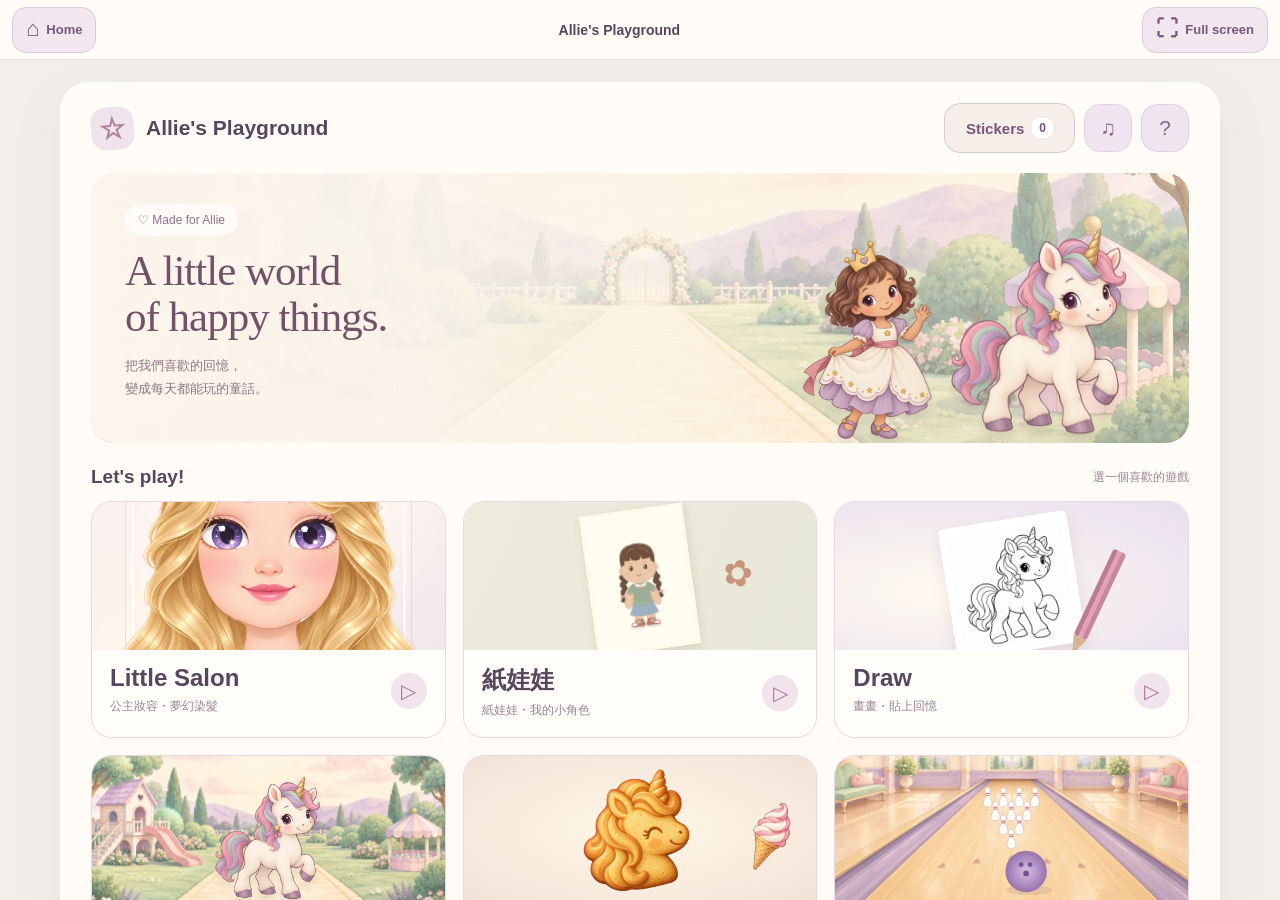
<file: wwwroot/index.html>
<!doctype html>
<html lang="en"><head><script src="shared/screen.js"></script><meta charset="utf-8"><meta name="viewport" content="width=device-width,initial-scale=1,viewport-fit=cover"><meta name="theme-color" content="#fff8ef"><meta name="description" content="Allie's Playground：畫畫、散步、切點心、十瓶保齡球、鋼琴、打鼓、紙娃娃與美妝沙龍。收集一張張共同回憶的貼紙，帶到畫室創作。"><title>Allie's Playground</title><link rel="icon" href="assets/stamps/crown.svg"><link rel="stylesheet" href="shared/theme.css"><link rel="stylesheet" href="portal/style.css?v=20261025-round-dye"><script defer src="shared/core.js"></script><script defer src="shared/app.js"></script><script defer src="portal/app.js?v=20261025-cute-doll"></script><link rel="stylesheet" href="shared/screen.css"></head>
<body data-allie="home"><div class="home-shell"><header class="topbar"><a class="brand" href="./"><span class="brand-mark">☆</span>Allie's Playground</a><div class="top-actions"><a class="allie-button" href="stickers/">Stickers <span id="bag-count"></span></a><button id="home-fullscreen" aria-label="Full screen" aria-pressed="false">⛶ <span>Full screen</span></button><button id="home-sound" aria-label="Sound" aria-pressed="true">♫</button><button id="home-help" aria-label="Help">?</button></div></header><main><p id="fullscreen-notice" class="allie-storage" role="status" hidden lang="zh-Hant"></p><section class="hero"><img class="hero-bg" src="assets/allie/v2/garden.webp" alt=""><div class="hero-text"><span class="hero-pill">♡ Made for Allie</span><h1>A little world<br>of happy things.</h1><p lang="zh-Hant">把我們喜歡的回憶，<br>變成每天都能玩的童話。</p></div><img class="hero-princess" src="assets/allie/v2/princess-rainbow.webp" alt=""><img class="hero-unicorn" src="assets/allie/v2/unicorn.webp" alt=""></section><h2 class="section-title">Let's play! <small lang="zh-Hant">選一個喜歡的遊戲</small></h2><section class="catalog" aria-label="Games"><div id="games" class="games"><a href="salon/?v=20261025-round-dye">Little Salon</a><a href="doll/?v=20261025-cute-doll">紙娃娃</a><a href="studio/">Draw</a><a href="runner/">Go!</a><a href="slice/">Slice</a><a href="bowling/">Bowl</a><a href="piano/">Piano</a><a href="drums/">Drums</a></div><p id="catalog-error" hidden lang="zh-Hant">遊戲清單暫時無法載入，仍可使用上方入口。</p></section><section class="sticker-strip" aria-label="My stickers"><div class="strip-label"><strong>My stickers</strong><small lang="zh-Hant">每一張，都是玩出來的回憶</small></div><div id="recent-stickers"></div><a class="strip-action" href="stickers/">Use a sticker <span aria-hidden="true">›</span></a></section><p class="memory-note" lang="zh-Hant">完成任務，獲得一張貼紙；帶到畫室，每張只能貼一次。</p></main></div><footer lang="zh-Hant">免登入，直接玩。貼紙與草稿保存在這個瀏覽器，清除網站資料後會消失。</footer><dialog id="home-help-dialog"><h2>Let's play!</h2><p lang="zh-Hant">選一個遊戲，按 Play 開始。Go! 累積 30 秒有效遊玩後按 Done、Slice 集滿 20 格進度、Bowl 完成十格，都能獲得一張貼紙。Piano／Drums 完整玩完一首並命中至少一次，也會得到一張貼紙。</p><p lang="zh-Hant">到 Stickers 查看背包，按 Use 會帶著選好的貼紙前往 Draw。每張只能放置一次，Undo 撤銷放置會退回貼紙。</p><p lang="zh-Hant">貼紙與草稿只留在這個瀏覽器。作品可以按 Save 下載，不會上傳。</p><button id="home-help-close" class="allie-button">OK</button></dialog><p id="home-storage" class="allie-storage" hidden lang="zh-Hant">這台裝置無法保存貼紙與草稿。仍可玩遊戲與下載作品，暫時不能使用獎勵貼紙。</p></body></html>
</file>
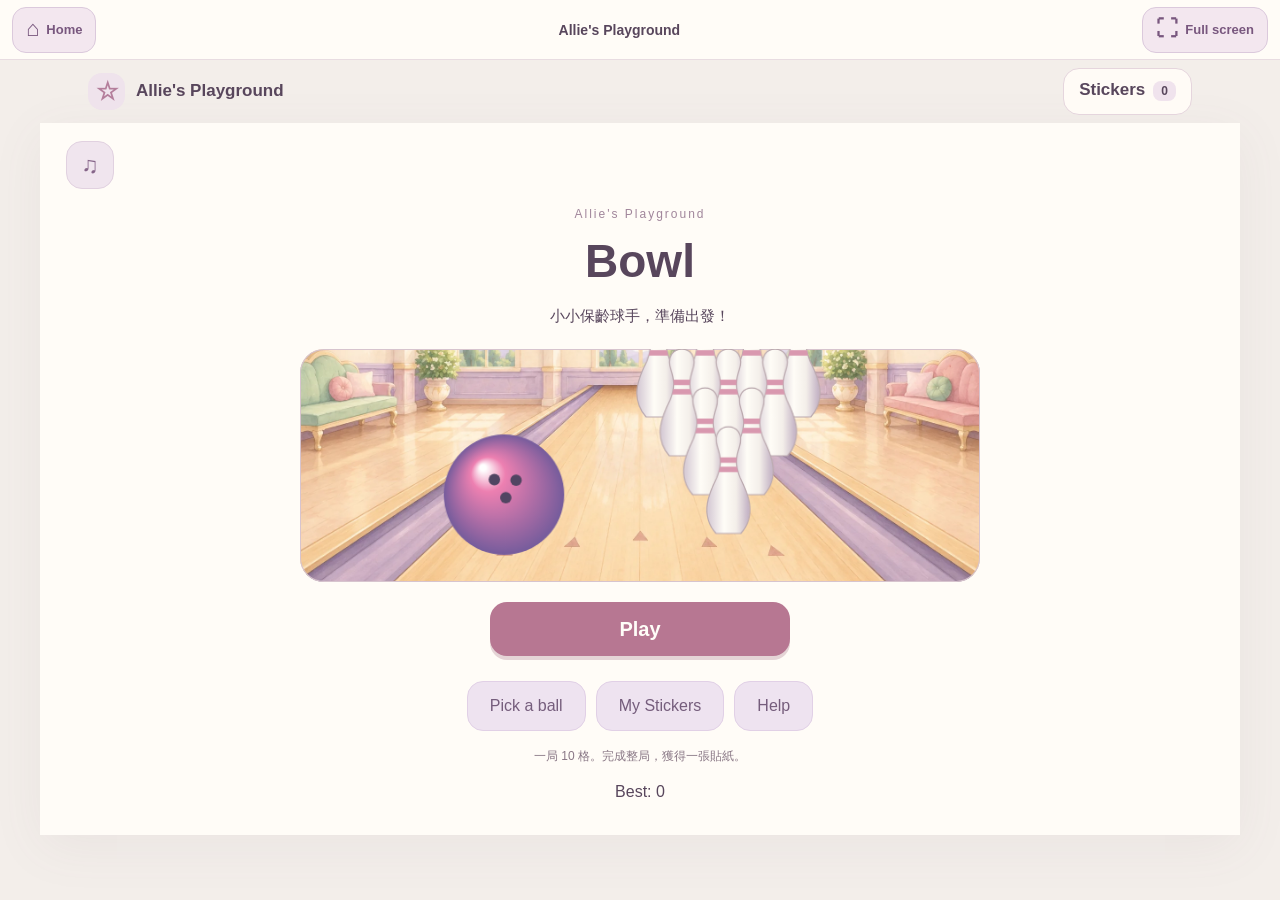
<file: wwwroot/bowling/index.html>
<!doctype html><html lang="en"><head><script src="../shared/screen.js"></script><meta charset="utf-8"><meta name="viewport" content="width=device-width,initial-scale=1,viewport-fit=cover"><meta name="theme-color" content="#c49de4"><meta name="description" content="十瓶保齡球，一局10格，滑動出球、正常計分；完成一局可獲得共用貼紙。"><title>Bowl · Allie's Playground</title><link rel="icon" href="../assets/stamps/star.svg" type="image/svg+xml"><link rel="stylesheet" href="style.css"><link rel="stylesheet" href="../shared/theme.css"><script defer src="../shared/core.js"></script><script defer src="../shared/app.js"></script><script defer src="core.js"></script><script defer src="renderer.js"></script><script defer src="app.js"></script><link rel="stylesheet" href="../shared/screen.css"></head><body><main>
<section id="menu" class="screen menu"><header class="topbar"><a href="../" class="wood">‹ Home</a><button class="sound-toggle icon" aria-label="Sound" aria-pressed="true">♫</button></header><div class="menu-content"><span class="eyebrow">Allie's Playground</span><h1>Bowl</h1><p class="tagline" lang="zh-Hant">小小保齡球手，準備出發！</p><canvas id="menu-art" width="700" height="240" aria-hidden="true"></canvas><button id="start" class="primary jumbo" disabled>Loading…</button><div class="menu-buttons"><button id="choose-ball" class="secondary">Pick a ball</button><button id="stickers-open" class="secondary">My Stickers</button><button id="help-open" class="secondary">Help</button></div><p class="help" lang="zh-Hant">一局 10 格。完成整局，獲得一張貼紙。</p><p id="menu-best">Best: 0</p></div></section>
<section id="play" class="screen play" hidden><header class="hud"><a href="../" class="game-home" aria-label="Home"><span aria-hidden="true">⌂</span> Home</a><strong id="frame-label">Frame 1 / 10</strong><span id="roll-label">Roll 1 / 2</span><strong id="score-label">Score 0</strong><div class="hud-actions"><button id="pause" class="icon" aria-label="Pause">Ⅱ</button><button class="sound-toggle icon" aria-label="Sound" aria-pressed="true">♫</button></div></header><div id="scorecard" class="scorecard" aria-label="Score card"></div><div class="field"><canvas id="game" tabindex="0" aria-label="Bowling lane"></canvas><div id="announcement" class="announcement" aria-live="polite" hidden></div></div><div class="controls"><label for="start-position">Move <span aria-hidden="true">↔</span></label><input id="start-position" type="range" min="-234" max="234" value="0" step="1" aria-label="Start position"><strong id="shot-state" aria-live="polite">Swipe!</strong></div><p id="play-hint" class="help" lang="zh-Hant">左右拖球或拉動 Move 調整起點，再從球往前滑動出球。</p><p class="score-note" lang="zh-Hant">X 全倒加後兩球，/ 補中加後一球；… 表示等待加分。</p></section>
<section id="result" class="screen menu" hidden><header class="topbar"><a href="../" class="game-home" aria-label="Home">⌂ Home</a></header><div class="menu-content"><h1>Well done!</h1><p id="final-score" class="final-score"></p><p id="final-best"></p><p lang="zh-Hant">完成 10 格，送你一張貼紙！</p><div id="reward-sticker"></div><button id="again" class="primary jumbo">Again</button><button id="result-menu" class="secondary">Menu</button></div></section>
<section id="collection" class="screen menu" hidden><header class="topbar"><a href="../" class="game-home" aria-label="Home">⌂ Home</a></header><div class="menu-content"><h1>Pick a ball</h1><p lang="zh-Hant">選喜歡的顏色，球的大小與力量都一樣。</p><div id="collection-items" class="items"></div><button id="collection-back" class="primary">OK</button></div></section>
<p id="storage-notice" class="notice" lang="zh-Hant" role="status" hidden></p></main>
<dialog id="help-dialog"><h2>Let's bowl!</h2><p lang="zh-Hant">先左右拖球或用 Move 調整起點，再從球往前滑動。滑的方向與力道決定球路，弧形滑動會轉彎；左右移動、輕點或往後滑不會出球。</p><p lang="zh-Hant">一局 10 格，每格最多兩球。第一球全倒是 X，加後兩球；第二球把剩下的瓶子全倒是 /，加後一球。第 10 格全倒可再投兩球，補中可再投一球，最高 300 分。</p><p lang="zh-Hant">球進溝後不會彈回；沒有撞倒瓶子就是 0 分。完成整局才會獲得一張貼紙。</p><button id="help-close" class="primary">OK</button></dialog>
<dialog id="pause-dialog"><h2>Pause</h2><p lang="zh-Hant">休息一下，準備好再繼續。</p><button id="resume" class="primary">Play</button><button id="motion-pause" class="secondary" aria-pressed="false">Soft Effects: Off</button><button id="quit" class="secondary">Menu</button><a href="../" class="game-home" aria-label="Home">⌂ Home</a><p lang="zh-Hant">離開未完成的一局，不會取得貼紙。</p></dialog></body></html>
</file>
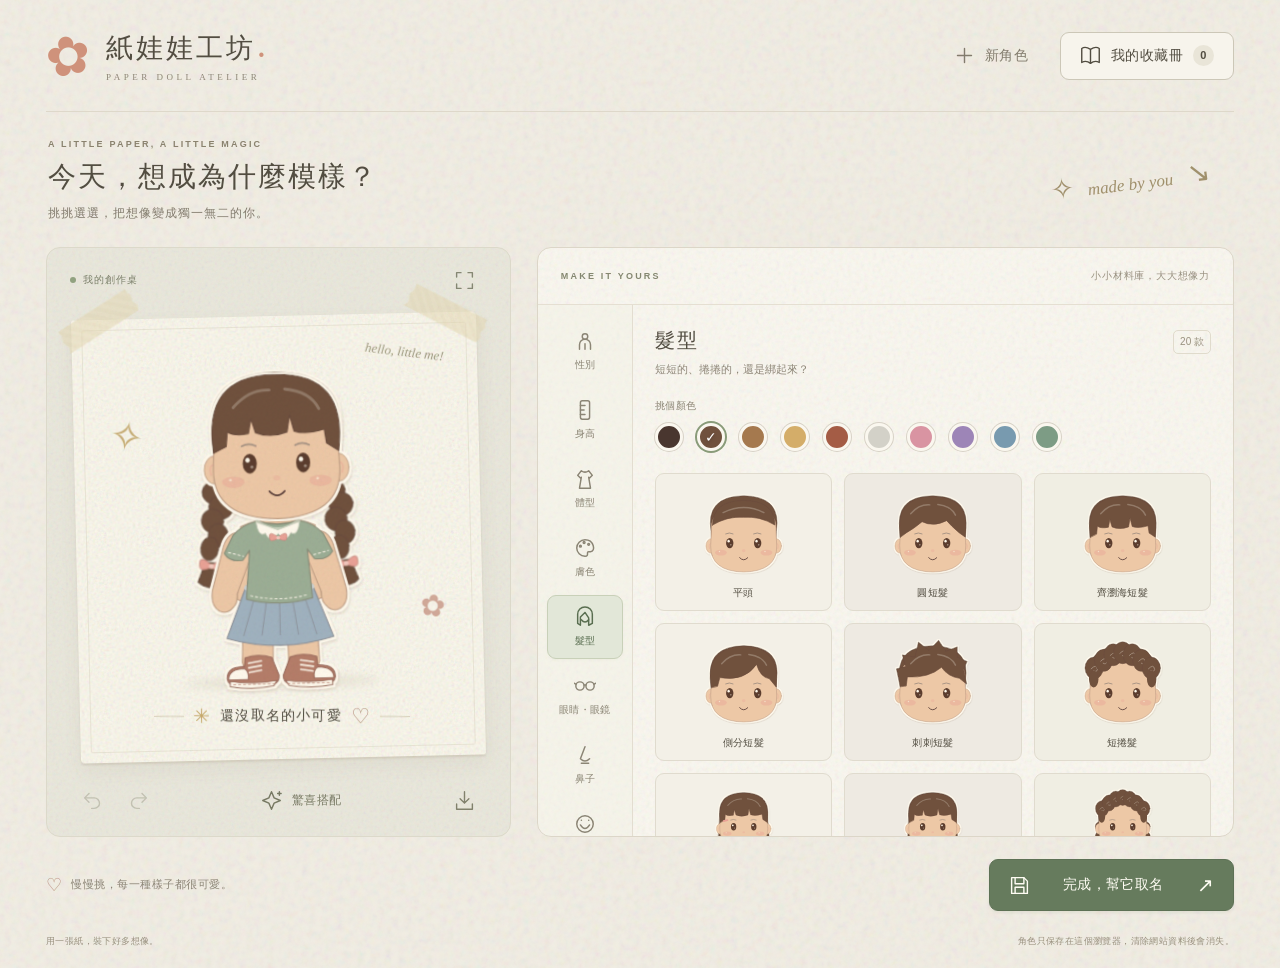
<file: wwwroot/doll/index.html>
<!doctype html>
<html lang="zh-Hant">
<head>
  <meta charset="utf-8">
  <meta name="viewport" content="width=device-width, initial-scale=1, viewport-fit=cover">
  <meta name="theme-color" content="#f4efe5">
  <meta name="description" content="一張紙，一點想像。從髮型到鞋子，自由打造你的紙娃娃，取個名字，收進自己的角色收藏冊。">
  <title>紙娃娃工坊 · Paper Doll Atelier</title>
  <link rel="icon" href="favicon.svg?v=20261025-cute-doll" type="image/svg+xml">
  <link rel="stylesheet" href="style.css?v=20261025-cute-doll">
  <script defer src="catalog.js"></script>
  <script defer src="core.js"></script>
  <script defer src="renderer.js?v=20261025-cute-doll"></script>
  <script defer src="storage.js"></script>
  <script defer src="app.js?v=20261025-cute-doll"></script>
</head>
<body>
  <div class="app-shell">
    <header class="site-header">
      <div class="brand"><span class="brand-flower" aria-hidden="true">✿</span><div><h1>紙娃娃工坊<span class="title-dot">.</span></h1><span class="brand-en">PAPER DOLL ATELIER</span></div></div>
      <div class="header-actions">
        <button id="new-character" class="button quiet"><span data-icon="plus"></span><span>新角色</span></button>
        <button id="open-collection" class="button collection-button"><span data-icon="book"></span><span>我的收藏冊</span><span id="collection-count" class="count">0</span></button>
      </div>
    </header>
    <main>
      <div class="intro"><div><p class="eyebrow">A LITTLE PAPER, A LITTLE MAGIC</p><h2>今天，想成為什麼模樣？</h2><p class="intro-note">挑挑選選，把想像變成獨一無二的你。</p></div><span class="intro-doodle" aria-hidden="true">✧ <span>made by you</span> ↘</span></div>
      <div class="workbench">
        <section class="preview-panel" aria-label="紙娃娃預覽">
          <div class="stage-topline"><span class="little-label"><span class="green-dot"></span> 我的創作桌</span><button id="fullscreen" class="icon-button" aria-label="全螢幕" title="全螢幕"><span data-icon="full"></span></button></div>
          <div class="paper-stage" id="paper-stage">
            <span class="tape tape-one" aria-hidden="true"></span><span class="tape tape-two" aria-hidden="true"></span>
            <div class="stage-decoration decoration-star" aria-hidden="true">✧</div>
            <div class="stage-decoration decoration-flower" aria-hidden="true">✿</div>
            <span class="stage-note" aria-hidden="true">hello, little me!</span>
            <div id="doll-preview" class="doll-preview"></div>
            <div class="ground-shadow" aria-hidden="true"></div>
            <div class="name-tag"><span class="tag-star" aria-hidden="true">✳</span><span id="character-name">還沒取名的小可愛</span><span class="tag-heart" aria-hidden="true">♡</span></div>
          </div>
          <div class="preview-tools"><div class="history-tools"><button id="undo" class="icon-button" aria-label="上一步" title="上一步" disabled><span data-icon="undo"></span></button><button id="redo" class="icon-button" aria-label="下一步" title="下一步" disabled><span data-icon="redo"></span></button></div><button id="randomize" class="button random-button"><span data-icon="spark"></span>驚喜搭配</button><button id="download" class="icon-button" aria-label="下載角色圖片" title="下載角色圖片"><span data-icon="download"></span></button></div>
        </section>
        <section class="materials-panel" aria-label="角色材料庫">
          <div class="materials-heading"><span class="eyebrow">MAKE IT YOURS</span><span class="materials-caption">小小材料庫，大大想像力</span></div>
          <div class="materials-workspace">
            <nav id="categories" class="category-nav" aria-label="訂製分類"></nav>
            <div class="materials-content">
              <div class="selection-heading"><div><h3 id="category-title">髮型</h3><p id="category-hint">短短的、捲捲的，還是綁起來？</p></div><span id="option-count" class="option-count"></span></div>
              <div id="part-tabs" class="part-tabs" aria-label="細部分類" hidden></div>
              <div id="color-section" class="color-section" hidden><span id="color-label" class="control-label">挑個顏色</span><div id="color-swatches" class="color-swatches" role="group" aria-labelledby="color-label"></div></div>
              <div id="pattern-section" class="pattern-section" hidden><label for="pattern-select">加一點花樣</label><select id="pattern-select" aria-label="服裝花樣"></select></div>
              <div id="outfit-notice" class="outfit-notice" hidden>選擇上衣或下裝，就會回到分開搭配，保留你原本的衣褲。</div>
              <div id="options" class="options-grid" role="group" aria-labelledby="category-title"></div>
            </div>
          </div>
        </section>
      </div>
      <div class="finish-bar"><p id="draft-status"><span aria-hidden="true">♡</span> 慢慢挑，每一種樣子都很可愛。</p><button id="save-character" class="button primary"><span data-icon="save"></span>完成，幫它取名<span aria-hidden="true">↗</span></button></div>
      <p id="storage-warning" class="storage-warning" role="status" hidden></p>
    </main>
    <footer><span>用一張紙，裝下好多想像。</span><span>角色只保存在這個瀏覽器，清除網站資料後會消失。</span></footer>
  </div>
  <dialog id="save-dialog" class="save-dialog" aria-labelledby="save-title">
    <button class="dialog-close icon-button" data-close="save-dialog" aria-label="關閉取名視窗"><span data-icon="close"></span></button>
    <p class="eyebrow">MEET YOUR LITTLE FRIEND</p><h2 id="save-title">給它一個可愛的名字</h2><p class="dialog-description">每個小角色，都值得一個專屬的名字。</p>
    <div id="save-preview" class="save-preview"></div>
    <form id="save-form"><label for="name-input">角色名字 <span>最多 12 個字</span></label><div class="name-input-row"><input id="name-input" type="text" maxlength="72" autocomplete="off" placeholder="例如：小星星" required aria-describedby="name-error"><button id="random-name" type="button" class="icon-button" aria-label="幫我取名" title="幫我取名"><span data-icon="spark"></span></button></div><p id="name-error" class="form-error" role="status"></p><button id="confirm-save" class="button primary" type="submit"><span data-icon="save"></span><span>存進收藏冊</span></button><button id="save-copy" class="button secondary" type="button" hidden>另存新角色</button></form>
    <p class="save-footnote">保存在這個瀏覽器，下次還能繼續修改。</p>
  </dialog>
  <dialog id="collection-dialog" class="collection-dialog" aria-labelledby="collection-title">
    <button class="dialog-close icon-button" data-close="collection-dialog" aria-label="關閉收藏冊"><span data-icon="close"></span></button>
    <p class="eyebrow">MY LITTLE PAPER FRIENDS</p><h2 id="collection-title">我的角色收藏冊</h2><p class="dialog-description">把每一次的想像，好好收藏起來。</p>
    <p id="collection-error" class="form-error" role="status"></p><div id="collection-grid" class="collection-grid"></div>
    <p class="save-footnote">點選「繼續修改」就能再次打開角色。角色只留在這個瀏覽器。</p>
  </dialog>
  <dialog id="confirm-dialog" class="confirm-dialog" aria-labelledby="confirm-title"><p class="eyebrow">A LITTLE CHECK</p><h2 id="confirm-title"></h2><p id="confirm-message"></p><div class="confirm-actions"><button id="confirm-cancel" class="button secondary">再想一下</button><button id="confirm-ok" class="button primary">確定</button></div></dialog>
  <div id="toast" class="toast" role="status" aria-live="polite" hidden></div>
  <noscript><p class="storage-warning">請啟用瀏覽器的 JavaScript，才能打造紙娃娃。</p></noscript>
</body>
</html>
</file>
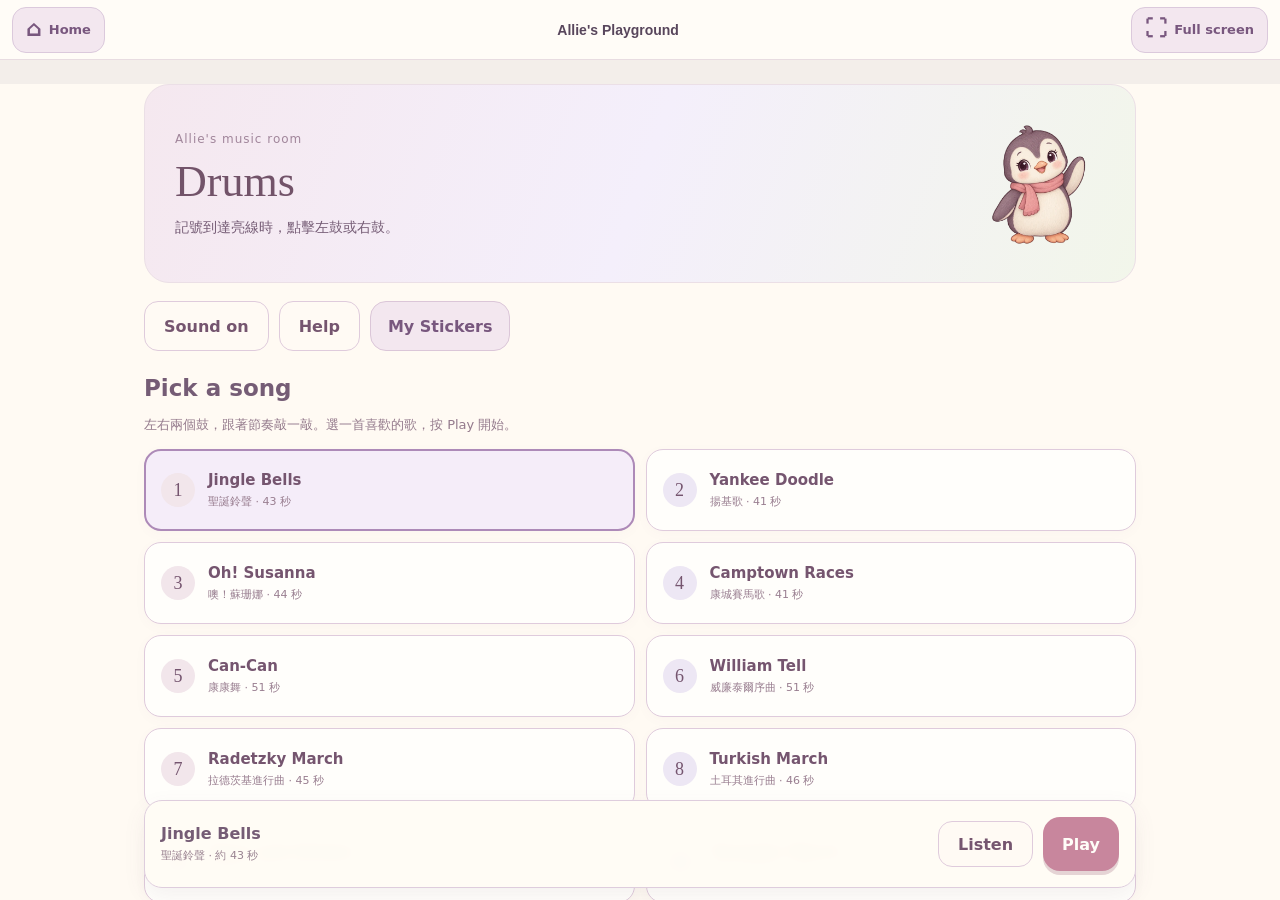
<file: wwwroot/drums/index.html>
<!doctype html>
<html lang="en"><head><script src="../shared/screen.js"></script><meta charset="utf-8"><meta name="viewport" content="width=device-width,initial-scale=1,viewport-fit=cover"><meta name="theme-color" content="#fff8ef"><title>Drums · Allie's Playground</title><link rel="icon" href="../assets/stamps/crown.svg"><link rel="stylesheet" href="../shared/theme.css"><link rel="stylesheet" href="../rhythm/style.css"><script defer src="../shared/core.js"></script><script defer src="../shared/app.js"></script><script defer src="../rhythm/songs.js"></script><script defer src="../rhythm/core.js"></script><script defer src="../rhythm/audio.js"></script><script defer src="../rhythm/app.js"></script><link rel="stylesheet" href="../shared/screen.css"></head>
<body data-allie="rhythm" data-game="drums">
<main id="menu" class="music-menu"><header class="menu-heading"><div><span class="eyebrow">Allie's music room</span><h1>Drums</h1><p lang="zh-Hant">記號到達亮線時，點擊左鼓或右鼓。</p></div><img src="../assets/allie/v2/penguin.webp" alt=""></header><div class="menu-actions"><button id="sound" aria-pressed="true">Sound on</button><button id="help">Help</button><a class="allie-button" href="../stickers/">My Stickers</a></div><section class="song-choice" aria-label="Choose a song"><h2>Pick a song</h2><p lang="zh-Hant">左右兩個鼓，跟著節奏敲一敲。選一首喜歡的歌，按 Play 開始。</p><div id="songs" class="song-grid"></div></section><section class="selected-song"><div><span id="selected-title"></span><small id="selected-info" lang="zh-Hant"></small></div><button id="listen">Listen</button><button id="start" class="primary">Play</button></section><p id="listen-status" role="status" lang="zh-Hant"></p><div id="recoveries"></div><p id="storage-note" class="storage-note" hidden lang="zh-Hant" role="status"></p></main>
<main id="play" class="play" hidden><header class="hud"><button id="game-home" aria-label="Back to Drums songs">← Songs</button><div class="track-heading"><strong>Drums</strong><span id="song-title"></span></div><div class="score-box"><small>Score</small><strong id="score">0</strong></div><button id="pause">Pause</button><div class="progress" role="progressbar" aria-label="Song progress" aria-valuemin="0" aria-valuemax="100" aria-valuenow="0"><i id="progress-fill"></i></div></header><section class="play-pad" aria-label="Drums"><div class="note-field"><div class="lanes" id="lanes"></div><div class="judge-line" aria-hidden="true"></div><div id="feedback" class="feedback" aria-live="polite"></div><img class="stage-friend left-friend" src="../assets/allie/v2/unicorn.webp" alt=""><img class="stage-friend right-friend" src="../assets/allie/v2/penguin.webp" alt=""></div><div id="instrument" class="instrument"></div></section><p class="play-help" lang="zh-Hant">左邊 L 點 Left，右邊 R 點 Right；兩邊一起到亮線，就一起點。</p></main>
<dialog id="pause-dialog"><h2>Take a little break</h2><p id="pause-reason" lang="zh-Hant">休息一下，按 Resume 繼續；節拍會接著剛剛的位置。</p><div class="dialog-actions"><button id="resume" class="primary">Resume</button><button id="quit">Back to songs</button></div></dialog>
<dialog id="result-dialog"><h2>Well played!</h2><p id="result-title"></p><div id="result-stats" class="result-stats"></div><div id="reward"></div><div class="dialog-actions"><button id="again" class="primary">Again</button><button id="back">Back to songs</button></div></dialog>
<dialog id="help-dialog"><h2>Let's play Drums!</h2><p lang="zh-Hant">只有左右兩個鼓。L 記號到金色亮線時點 Left；R 記號到亮線時點 Right。兩邊同時落下，可以用兩隻手一起敲。直式、橫式都能玩。</p><p lang="zh-Hant">鍵盤可用 F（左）和 J（右）。每一下要放開再敲；按住不會連續得分。完整敲完一首並命中至少一次，會得到一張共用貼紙，中途離開不發獎勵。</p><p lang="zh-Hant">按 Pause 可以休息。切換分頁或旋轉裝置會暫停；按 Resume 接續原來的節拍。按 ← Songs 回到這個遊戲的選曲首頁；Home 回到 Allie 總首頁；Full screen 可切換全螢幕。</p><button id="help-close">OK</button></dialog>
</body></html>
</file>
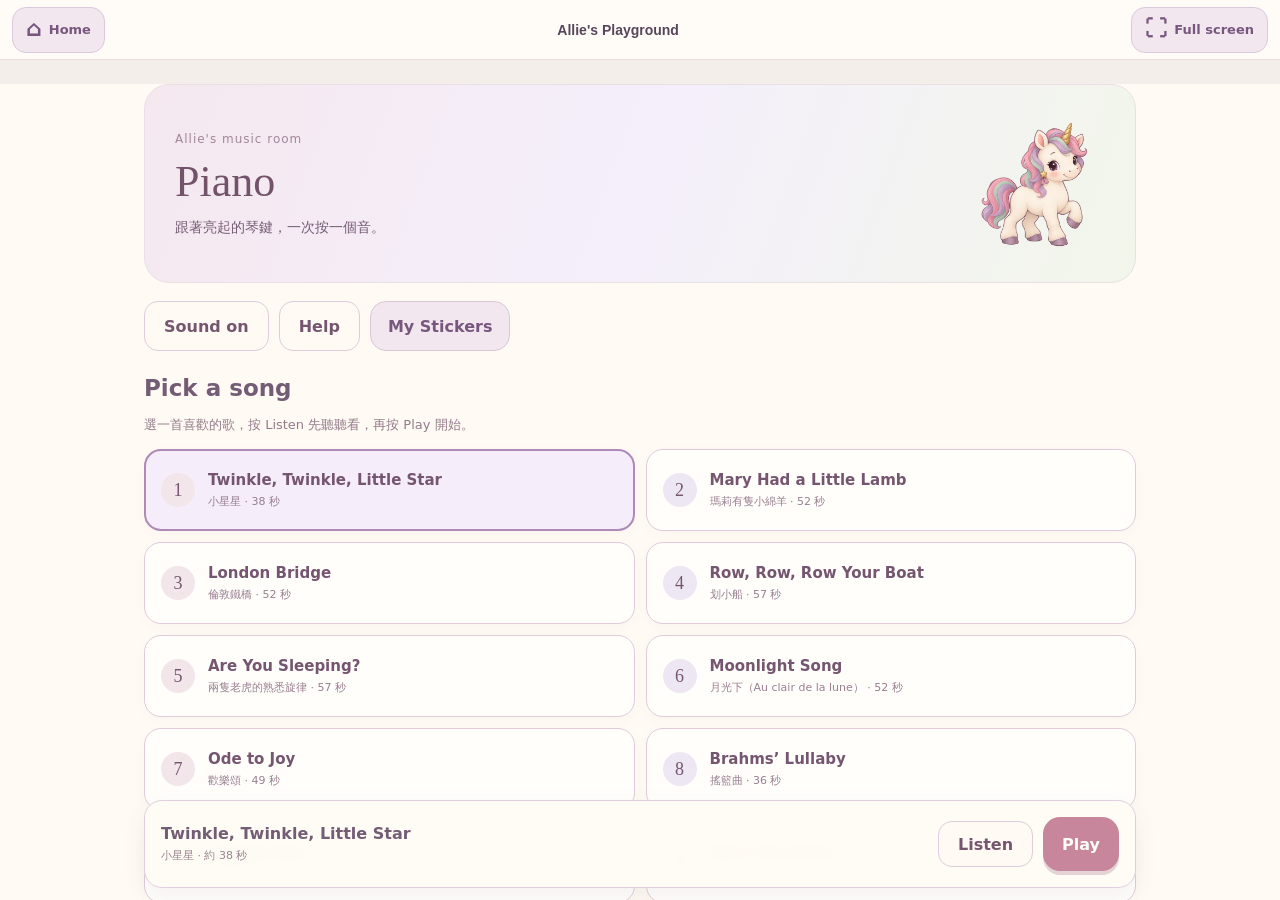
<file: wwwroot/piano/index.html>
<!doctype html>
<html lang="en"><head><script src="../shared/screen.js"></script><meta charset="utf-8"><meta name="viewport" content="width=device-width,initial-scale=1,viewport-fit=cover"><meta name="theme-color" content="#fff8ef"><title>Piano · Allie's Playground</title><link rel="icon" href="../assets/stamps/crown.svg"><link rel="stylesheet" href="../shared/theme.css"><link rel="stylesheet" href="../rhythm/style.css"><script defer src="../shared/core.js"></script><script defer src="../shared/app.js"></script><script defer src="../rhythm/songs.js"></script><script defer src="../rhythm/core.js"></script><script defer src="../rhythm/audio.js"></script><script defer src="../rhythm/app.js"></script><link rel="stylesheet" href="../shared/screen.css"></head>
<body data-allie="rhythm" data-game="piano">
<main id="menu" class="music-menu"><header class="menu-heading"><div><span class="eyebrow">Allie's music room</span><h1>Piano</h1><p lang="zh-Hant">跟著亮起的琴鍵，一次按一個音。</p></div><img src="../assets/allie/v2/unicorn.webp" alt=""></header><div class="menu-actions"><button id="sound" aria-pressed="true">Sound on</button><button id="help">Help</button><a class="allie-button" href="../stickers/">My Stickers</a></div><section class="song-choice" aria-label="Choose a song"><h2>Pick a song</h2><p lang="zh-Hant">選一首喜歡的歌，按 Listen 先聽聽看，再按 Play 開始。</p><div id="songs" class="song-grid"></div></section><section class="selected-song"><div><span id="selected-title"></span><small id="selected-info" lang="zh-Hant"></small></div><button id="listen">Listen</button><button id="start" class="primary">Play</button></section><p id="listen-status" role="status" lang="zh-Hant"></p><div id="recoveries"></div><p id="storage-note" class="storage-note" hidden lang="zh-Hant" role="status"></p></main>
<main id="play" class="play" hidden><header class="hud"><button id="game-home" aria-label="Back to Piano songs">← Songs</button><div class="track-heading"><strong>Piano</strong><span id="song-title"></span></div><div class="score-box"><small>Score</small><strong id="score">0</strong></div><button id="pause">Pause</button><div class="progress" role="progressbar" aria-label="Song progress" aria-valuemin="0" aria-valuemax="100" aria-valuenow="0"><i id="progress-fill"></i></div></header><section class="play-pad" aria-label="Piano"><div class="note-field"><div class="lanes" id="lanes"></div><div class="judge-line" aria-hidden="true"></div><div id="feedback" class="feedback" aria-live="polite"></div><img class="stage-friend left-friend" src="../assets/allie/v2/unicorn.webp" alt=""><img class="stage-friend right-friend" src="../assets/allie/v2/princess-rainbow.webp" alt=""></div><div id="instrument" class="instrument"></div></section><p class="play-help" lang="zh-Hant">音符到達亮線時，點一下對應的琴鍵。一次按一個音。</p></main>
<dialog id="pause-dialog"><h2>Take a little break</h2><p id="pause-reason" lang="zh-Hant">休息一下，按 Resume 繼續；節拍會接著剛剛的位置。</p><div class="dialog-actions"><button id="resume" class="primary">Resume</button><button id="quit">Back to songs</button></div></dialog>
<dialog id="result-dialog"><h2>Well played!</h2><p id="result-title"></p><div id="result-stats" class="result-stats"></div><div id="reward"></div><div class="dialog-actions"><button id="again" class="primary">Again</button><button id="back">Back to songs</button></div></dialog>
<dialog id="help-dialog"><h2>Let's play Piano!</h2><p lang="zh-Hant">8 個大琴鍵只有白鍵。音符落在某一條軌道，對應的琴鍵會提前亮起；等音符到達金色亮線時，點一下那個鍵。沒有和弦，也不用同時按多個鍵。</p><p lang="zh-Hant">鍵盤也可使用 A S D F G H J K。每個音要放開再按，按住不會連續得分。錯過音符仍能繼續，完整彈完一首並命中至少一個音，會得到一張共用貼紙。</p><p lang="zh-Hant">按 Pause 可以休息。切換分頁或旋轉裝置會暫停。按 ← Songs 回到這個遊戲的選曲首頁；Home 回到 Allie 總首頁；上方 Full screen 可切換全螢幕，瀏覽器不支援時仍可正常遊玩。</p><button id="help-close">OK</button></dialog>
</body></html>
</file>
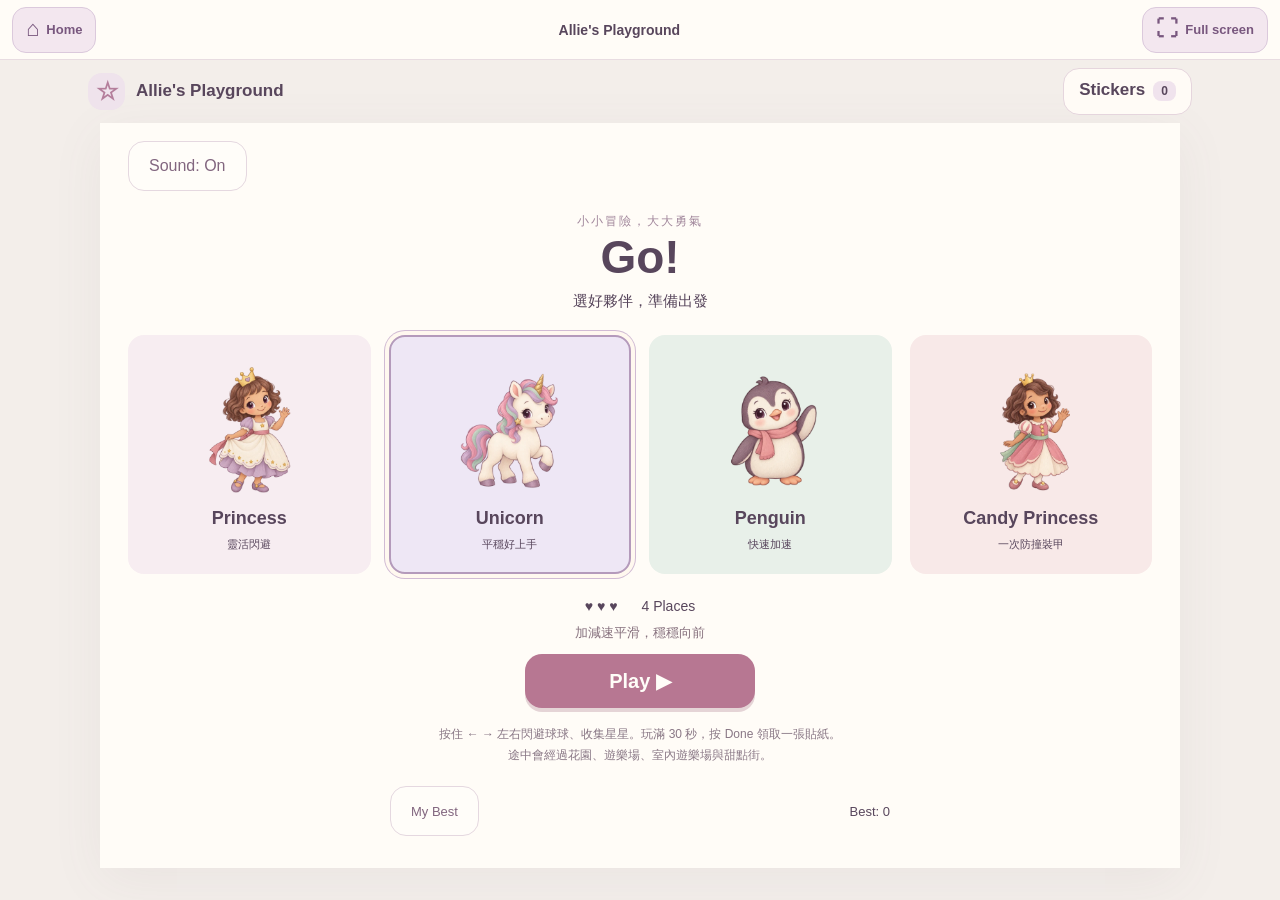
<file: wwwroot/runner/index.html>
<!doctype html>
<html lang="en">
<head><script src="../shared/screen.js"></script>
  <meta charset="utf-8">
  <meta name="viewport" content="width=device-width,initial-scale=1,viewport-fit=cover">
  <meta name="theme-color" content="#27895b">
  <title>Go! · Allie's Playground</title>
  <link rel="icon" href="../assets/stamps/star.svg" type="image/svg+xml">
  <link rel="stylesheet" href="../runner/style.css">
  <link rel="stylesheet" href="../shared/theme.css"><script defer src="../shared/core.js"></script><script defer src="../shared/app.js"></script>
  <script defer src="../runner/core.js"></script>
  <script defer src="../runner/renderer.js"></script>
  <script defer src="../runner/app.js"></script>
<link rel="stylesheet" href="../shared/screen.css"></head>
<body>
  <main>
    <section id="selection" class="selection screen" aria-labelledby="game-title">
      <header class="selection-header"><a href="../" class="back-link">‹ Home</a><button id="sound-menu" class="quiet" aria-pressed="true">Sound: On</button></header>
      <div class="title-block"><span class="eyebrow">小小冒險，大大勇氣</span><h1 id="game-title">Go!</h1><p>選好夥伴，準備出發</p></div>
      <div id="vehicles" class="vehicles" role="group" aria-label="選擇角色"></div>
      <div class="journey"><span>♥ ♥ ♥</span><span>4 Places</span></div>
      <p id="vehicle-detail" class="vehicle-detail" aria-live="polite"></p>
      <button id="start" class="primary large">Play <span aria-hidden="true">▶</span></button>
      <p class="help">按住 ← → 左右閃避球球、收集星星。玩滿 30 秒，按 Done 領取一張貼紙。<br>途中會經過花園、遊樂場、室內遊樂場與甜點街。</p>
      <div class="menu-bottom"><button id="open-history" class="quiet">My Best</button><span id="menu-best">最佳 0 分</span></div>
      <p id="storage-notice" class="notice" hidden role="status"></p>
    </section>

    <section id="play" class="play screen" hidden aria-label="避障遊戲">
      <div class="play-shell">
        <header class="hud"><a href="../" class="game-home" aria-label="Home"><span aria-hidden="true">⌂</span> Home</a>
          <div class="hud-stat"><small>Score</small><strong id="score">0</strong></div>
          <div class="hud-stat"><small>Trip</small><strong><span id="distance">0</span><small> m</small></strong></div>
          <div class="goal-wrap"><span>1 Sticker <small id="goal-time">0 / 30</small></span><div id="goal" role="progressbar" aria-label="Sticker goal" aria-valuemin="0" aria-valuemax="30" aria-valuenow="0"><i id="goal-fill"></i></div></div><button id="finish-run" hidden class="primary">Done ✓</button><span id="lives" class="lives" aria-label="3 顆生命">♥♥♥</span>
          <button id="pause" class="pause-button" aria-label="暫停遊戲">Ⅱ</button>
        </header>
        <div class="field">
          <canvas id="game" width="480" height="640" role="img" aria-label="角色向前行進，使用下方按鍵左右閃避障礙物。">此遊戲需要支援 Canvas 的瀏覽器。</canvas>
          <div class="field-labels"><span id="scene" class="scene-label">Garden</span><span id="power" class="power" hidden></span></div>
          <div id="announcement" class="announcement" hidden></div>
          <div id="countdown" class="countdown" hidden aria-live="polite"></div>
        </div>
        <div class="controls" role="group" aria-label="Move"><button data-action="left" aria-label="Move left">← <small>Left</small></button><div class="control-middle"><span id="speed-label">Go!</span><small lang="zh-Hant">按住方向，閃開球球</small></div><button data-action="right" aria-label="Move right">→ <small>Right</small></button></div>
      </div>
    </section>

    <section id="result" class="result screen" hidden aria-labelledby="result-title">
      <a href="../" class="back-link">‹ Home</a>
      <div class="celebration" aria-hidden="true"><span>✦</span><canvas id="result-art" width="200" height="150"></canvas><span>★</span></div>
      <h1 id="result-title">Great job!</h1><p id="result-subtitle">每一次出發，都是新的冒險。</p>
      <div class="result-stats"><div><small>Score</small><strong id="result-score">0</strong></div><div><small>Distance</small><strong id="result-distance">0 m</strong></div><div class="best-result"><small id="best-label">這位夥伴的最佳成績</small><strong id="result-best">0</strong></div></div>
      <div class="result-actions"><button id="restart" class="primary large">↻ Again</button><button id="change-vehicle" class="secondary large">Pick a friend</button><a href="../" class="home-action">⌂ Home</a></div>
      <p id="result-storage" class="help">紀錄保存在這台裝置</p>
    </section>
  </main>
  <dialog id="pause-dialog" class="dialog pause-dialog" aria-labelledby="pause-title"><h2 id="pause-title">Pause</h2><p id="pause-reason">準備好再繼續冒險。</p><button id="resume" class="primary large">Go on</button><button id="sound-pause" class="quiet" aria-pressed="true">Sound: On</button><button id="quit" class="quiet">Done</button><p class="help">鍵盤：← → 移動、↑ 加速、↓ 減速<br>空白鍵／Esc 暫停</p></dialog>
  <dialog id="history-dialog" class="dialog history-dialog" aria-labelledby="history-title"><div class="dialog-heading"><h2 id="history-title">My Best</h2><button id="close-history" class="quiet" aria-label="關閉紀錄">×</button></div><p class="help">依角色分別記錄最佳分數與最遠里程</p><div id="best-list" class="best-list"></div><h3>Last 20 Games</h3><ol id="history-list" class="history-list"></ol><p class="help">清除網站資料會移除紀錄，紀錄不會同步到其他裝置。</p><button id="clear-history" class="quiet danger">Clear Records</button></dialog>
  <dialog id="reset-dialog" class="dialog" aria-labelledby="reset-title"><h2 id="reset-title">Clear records?</h2><p>最佳成績與最近紀錄都會清除。</p><div class="dialog-actions"><button id="cancel-reset" class="quiet">Keep</button><button id="confirm-reset" class="secondary">Clear</button></div></dialog>
  <div id="toast" class="toast" role="status" hidden></div>
</body>
</html>
</file>
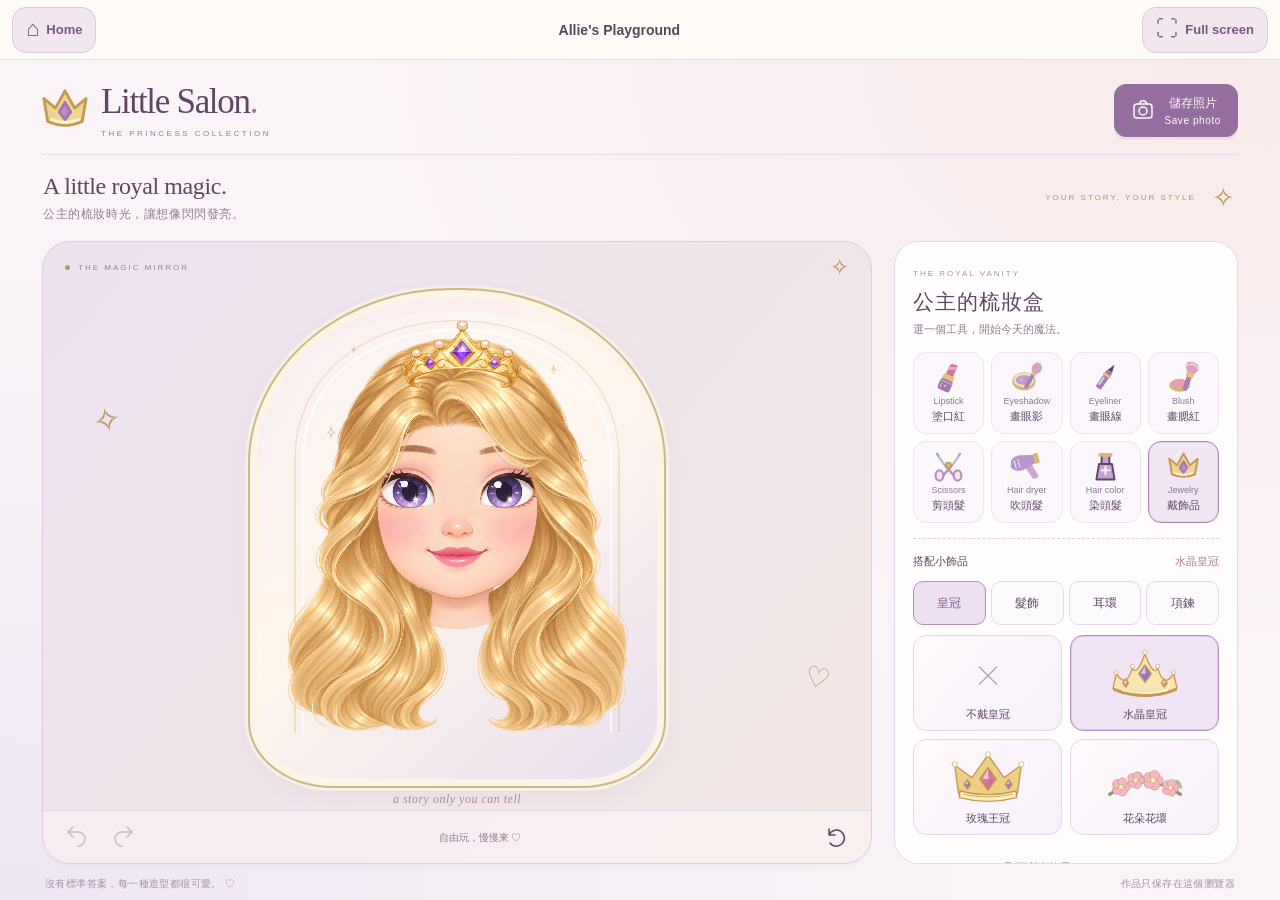
<file: wwwroot/salon/index.html>
<!doctype html>
<html lang="zh-Hant">
<head>
  <meta charset="utf-8">
  <script src="../shared/screen.js"></script>
  <meta name="viewport" content="width=device-width,initial-scale=1,viewport-fit=cover">
  <meta name="theme-color" content="#faf3f7">
  <meta name="description" content="Little Salon 公主美妝沙龍：畫眼線、眼影、腮紅與口紅，搭配皇冠、髮飾、耳環與項鍊，自由剪髮、染髮與吹整造型。">
  <title>Little Salon · 公主美妝沙龍</title>
  <link rel="icon" href="favicon.svg" type="image/svg+xml">
  <link rel="stylesheet" href="../shared/screen.css">
  <link rel="stylesheet" href="style.css?v=20261025-round-dye">
  <script defer src="core.js?v=20261025-round-dye"></script>
  <script defer src="art.js?v=20261025-round-dye"></script>
  <script defer src="hair.js?v=20261025-round-dye"></script>
  <script defer src="renderer.js?v=20261025-round-dye"></script>
  <script defer src="app.js?v=20261025-round-dye"></script>
</head>
<body>
  <div class="salon-shell">
    <header class="salon-header">
      <div class="brand"><span class="brand-flower" data-icon="accessories"></span><div><h1>Little Salon<span>.</span></h1><p>THE PRINCESS COLLECTION</p></div></div>
      <button id="photo" class="button photo-button"><span data-icon="camera"></span><span>儲存照片 <small>Save photo</small></span></button>
    </header>
    <main>
      <div class="intro"><div><h2>A little royal magic.</h2><p>公主的梳妝時光，讓想像閃閃發亮。</p></div><span class="prototype">YOUR STORY, YOUR STYLE <span aria-hidden="true">✧</span></span></div>
      <div class="workbench">
        <section class="mirror-panel" aria-label="Salon mirror">
          <div class="mirror-heading"><span><i></i> THE MAGIC MIRROR</span><span class="mirror-flower" aria-hidden="true">✧</span></div>
          <div class="mirror-stage">
            <span class="doodle doodle-one" aria-hidden="true">✧</span><span class="doodle doodle-two" aria-hidden="true">♡</span>
            <div class="canvas-wrap"><div id="asset-status" class="asset-status" role="status"><span id="asset-message">正在準備公主的梳妝鏡…</span><button id="asset-retry" class="button" hidden>重新載入</button></div><canvas id="portrait" width="1200" height="1440" aria-label="公主梳妝鏡：在嘴唇、眼皮、眼線或兩頰上畫畫，也能剪髮、染髮和吹整。放開定型，上一步可復原。">請啟用支援 Canvas 的瀏覽器。</canvas></div>
            <span class="mirror-note" aria-hidden="true">a story only you can tell</span>
          </div>
          <div class="mirror-controls"><div class="history"><button id="undo" class="icon-button" aria-label="Undo" title="Undo · 上一步" disabled><span data-icon="undo"></span></button><button id="redo" class="icon-button" aria-label="Redo" title="Redo · 下一步" disabled><span data-icon="redo"></span></button></div><span id="save-status" lang="zh-Hant" role="status">自由玩，慢慢來 ♡</span><button id="reset" class="icon-button" aria-label="Start over" title="Start over · 重新開始"><span data-icon="reset"></span></button></div>
        </section>
        <aside class="vanity" aria-label="Salon tools">
          <div class="vanity-heading"><span class="eyebrow">THE ROYAL VANITY</span><h2>公主的梳妝盒</h2><p>選一個工具，開始今天的魔法。</p></div>
          <nav class="tool-grid" aria-label="Choose a tool">
            <button class="tool selected" data-tool="lipstick" aria-pressed="true"><span class="tool-picture lipstick-picture" data-icon="lipstick"></span><strong>Lipstick</strong><small lang="zh-Hant">塗口紅</small></button>
            <button class="tool" data-tool="eyeshadow" aria-pressed="false"><span class="tool-picture shadow-picture" data-icon="eyeshadow"></span><strong>Eyeshadow</strong><small lang="zh-Hant">畫眼影</small></button>
            <button class="tool" data-tool="eyeliner" aria-pressed="false"><span class="tool-picture" data-icon="eyeliner"></span><strong>Eyeliner</strong><small>畫眼線</small></button>
            <button class="tool" data-tool="blush" aria-pressed="false"><span class="tool-picture" data-icon="blush"></span><strong>Blush</strong><small>畫腮紅</small></button>
            <button class="tool" data-tool="scissors" aria-pressed="false"><span class="tool-picture scissors-picture" data-icon="scissors"></span><strong>Scissors</strong><small lang="zh-Hant">剪頭髮</small></button>
            <button class="tool" data-tool="dryer" aria-pressed="false"><span class="tool-picture dryer-picture" data-icon="dryer"></span><strong>Hair dryer</strong><small lang="zh-Hant">吹頭髮</small></button>
            <button class="tool" data-tool="dye" aria-pressed="false"><span class="tool-picture" data-icon="dye"></span><strong>Hair color</strong><small>染頭髮</small></button>
            <button class="tool accessory-tool" data-tool="accessories" aria-pressed="false"><span class="tool-picture" data-icon="accessories"></span><strong>Jewelry</strong><small>戴飾品</small></button>
          </nav>
          <section id="paint-options" class="options" aria-label="Makeup colors">
            <div class="option-label"><label id="color-label">選一個顏色</label><span id="color-name">Rose</span></div>
            <div id="colors" class="swatches" role="group" aria-labelledby="color-label"></div>
            <div class="size-row"><label for="brush-size">Brush size <small lang="zh-Hant">筆刷大小</small></label><output id="size-value" for="brush-size">20</output></div>
            <input id="brush-size" type="range" min="8" max="44" value="20" step="2">
            <label id="mirror-option" class="check-label" hidden><input id="mirror-eyes" type="checkbox" checked><span id="mirror-caption">兩眼一起畫</span><small>Mirror</small></label>
            <button id="wash" class="text-button"><span data-icon="droplet"></span>Remove makeup <small lang="zh-Hant">卸妝</small></button>
          </section>
          <section id="dye-options" class="options" hidden aria-label="染髮顏色">
            <div class="option-label"><span>選一個髮色</span><span id="hair-color-name">原本金髮</span></div>
            <div id="hair-colors" class="dye-grid" role="group" aria-label="選擇髮色"></div>
            <button id="restore-color" class="text-button">恢復原本金髮 <small>Original color</small></button>
          </section>
          <section id="accessory-options" class="options" hidden aria-label="公主飾品">
            <div class="option-label"><span>搭配小飾品</span><span id="accessory-name">水晶皇冠</span></div>
            <div class="accessory-tabs" role="group" aria-label="飾品種類">
              <button data-slot="head" aria-pressed="true">皇冠</button><button data-slot="clip" aria-pressed="false">髮飾</button><button data-slot="ears" aria-pressed="false">耳環</button><button data-slot="neck" aria-pressed="false">項鍊</button>
            </div>
            <div id="accessory-choices" class="accessory-grid" role="group" aria-label="選擇飾品"></div>
            <button id="remove-accessories" class="text-button">取下所有飾品 <small>Remove all</small></button>
          </section>
          <section id="hair-options" class="options hair-options" hidden>
            <div id="cut-note" class="hair-note"><span aria-hidden="true">✂</span><p lang="zh-Hant">在兩側長髮或瀏海上滑動剪刀。<br>剪短了也能按上一步！</p></div>
            <div id="wind-options" hidden>
              <div class="option-label"><span id="style-label">Style & set</span><span id="style-name" lang="zh-Hant">吹直</span></div>
              <div class="style-grid" role="group" aria-labelledby="style-label">
                <button class="style-button" data-style="straight" data-label="吹直" aria-pressed="true"><svg viewBox="0 0 40 34" aria-hidden="true"><path d="M11 4v26M20 4v26M29 4v26"/></svg><span>Straight<small lang="zh-Hant">吹直</small></span></button>
                <button class="style-button" data-style="inward" data-label="髮尾內彎" aria-pressed="false"><svg viewBox="0 0 40 34" aria-hidden="true"><path d="M9 4v15q0 12 12 10M15 4v14q0 8 7 7M31 4v15q0 12-12 10"/></svg><span>Inward<small lang="zh-Hant">髮尾內彎</small></span></button>
                <button class="style-button" data-style="outward" data-label="髮尾外翹" aria-pressed="false"><svg viewBox="0 0 40 34" aria-hidden="true"><path d="M15 4v15q0 12-12 10M21 4v14q0 8 10 7M27 4v15q0 12 11 10"/></svg><span>Outward<small lang="zh-Hant">髮尾外翹</small></span></button>
                <button class="style-button" data-style="volume" data-label="蓬鬆" aria-pressed="false"><svg viewBox="0 0 40 34" aria-hidden="true"><path d="M14 3C-2 13 14 19 6 30M21 3C6 13 21 19 15 30M28 3C41 13 27 19 35 30"/></svg><span>Volume<small lang="zh-Hant">蓬鬆</small></span></button>
              </div>
              <p class="wind-note" lang="zh-Hant">在髮束上按住吹，放開就能定型。<br>也可以開啟持續造型，再按 Finish 完成。</p>
              <div class="option-label"><label for="wind-power">Air power</label><output id="wind-name">Breezy</output></div><input id="wind-power" type="range" min="0.4" max="1.4" value="0.9" step="0.1">
              <button id="dryer-toggle" class="button dryer-toggle" aria-pressed="false"><span class="power-dot" aria-hidden="true"></span><span id="dryer-label">Turn on · 持續造型</span></button>
              <button id="reset-style" class="text-button">Reset styling <small lang="zh-Hant">清除造型</small></button>
            </div>
            <button id="regrow" class="button regrow-button"><span data-icon="spark"></span>Grow hair back <small lang="zh-Hant">恢復長髮</small></button>
          </section>
          <div class="hint-card"><span data-icon="hand" aria-hidden="true"></span><p id="tool-hint" lang="zh-Hant">在嘴唇上慢慢塗。<br>顏色只會留在嘴唇裡。</p></div>
        </aside>
      </div>
      <div class="salon-footer"><span lang="zh-Hant">沒有標準答案，每一種造型都很可愛。<span aria-hidden="true"> ♡</span></span><span lang="zh-Hant">作品只保存在這個瀏覽器</span></div>
      <p id="storage-warning" class="storage-warning" role="status" hidden lang="zh-Hant">這個瀏覽器無法保存進度，仍可遊玩並下載照片。</p>
    </main>
  </div>
  <dialog id="photo-dialog" class="photo-dialog" aria-labelledby="photo-title">
    <p class="eyebrow">A PORTRAIT OF YOUR IMAGINATION</p><h2 id="photo-title">我的公主造型</h2><p class="photo-description">把今天的魔法，留成一張照片。</p>
    <img id="photo-preview" width="600" height="720" alt="完成的公主妝容、髮型與飾品">
    <div class="photo-actions"><button id="photo-close" class="button">Keep playing</button><a id="download-photo" class="button photo-button" download="Allie-Little-Salon.png">Download PNG ↗</a></div>
    <p class="photo-description" lang="zh-Hant">如果瀏覽器沒有下載，可以長按照片儲存。</p>
  </dialog>
  <noscript><p lang="zh-Hant">請啟用 JavaScript，才能開始美妝遊戲。</p></noscript>
</body>
</html>
</file>
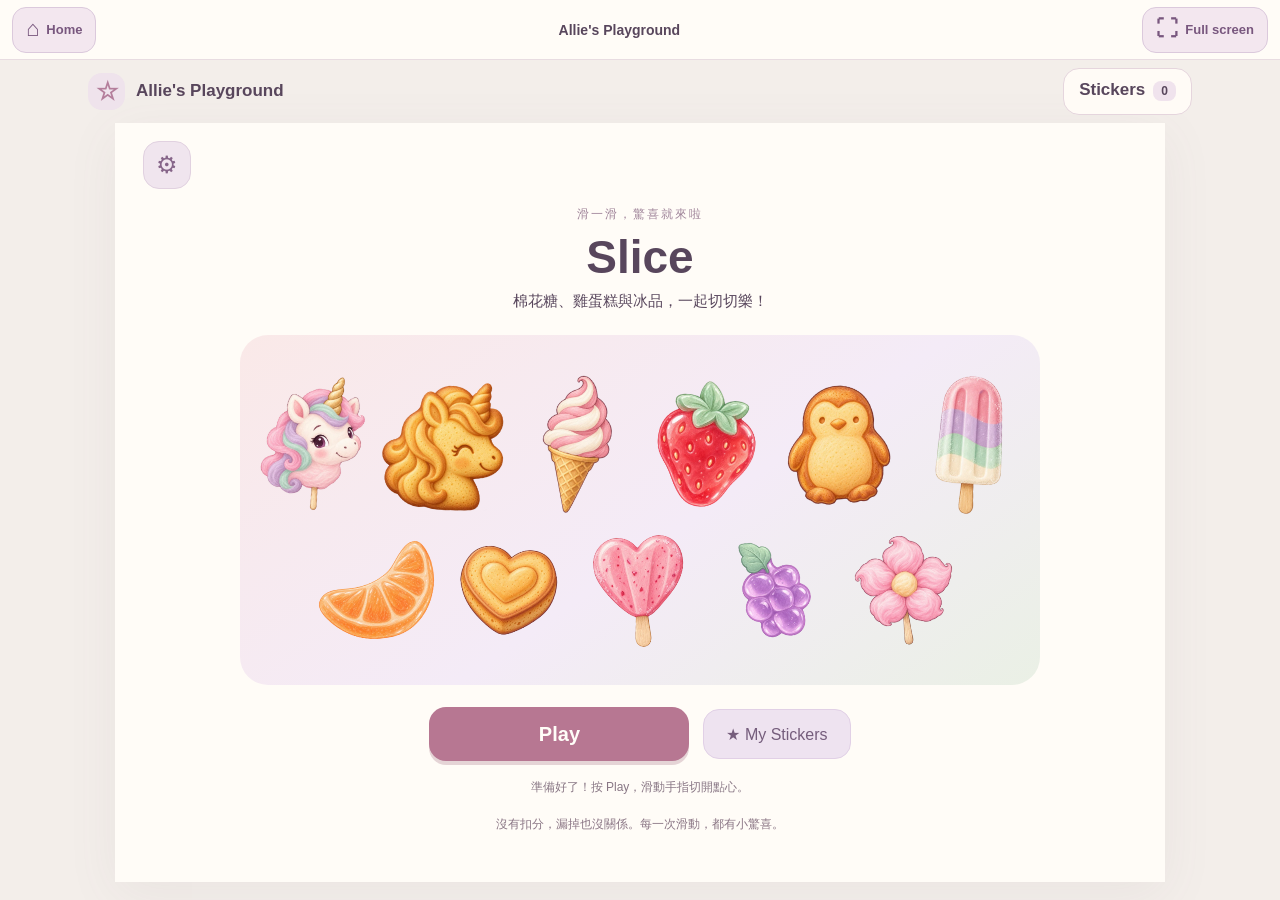
<file: wwwroot/slice/index.html>
<!doctype html>
<html lang="en">
<head><script src="../shared/screen.js"></script>
  <meta charset="utf-8">
  <meta name="viewport" content="width=device-width,initial-scale=1,viewport-fit=cover">
  <meta name="theme-color" content="#fff5dc">
  <title>Slice · Allie's Playground</title>
  <link rel="icon" href="../assets/stamps/star.svg" type="image/svg+xml">
  <link rel="stylesheet" href="../slice/style.css?v=20261009-2">
  <link rel="stylesheet" href="../shared/theme.css"><script defer src="../shared/core.js"></script><script defer src="../shared/app.js"></script>
  <script defer src="../slice/core.js?v=20261009-2"></script>
  <script defer src="../slice/renderer.js?v=20261009-2"></script>
  <script defer src="../slice/app.js?v=20261009-2"></script>
<link rel="stylesheet" href="../shared/screen.css"></head>
<body>
  <main>
    <section id="menu" class="menu" aria-labelledby="title">
      <header class="menu-header"><a href="../" class="icon-link" aria-label="返回小小遊戲樂園">⌂ <span>Home</span></a><button id="settings-open" class="icon-button" aria-label="遊戲設定">⚙</button></header>
      <div class="title"><span class="eyebrow">滑一滑，驚喜就來啦</span><h1 id="title">Slice</h1><p>棉花糖、雞蛋糕與冰品，一起切切樂！</p></div>
      <div class="sweet-tray"><canvas id="slice-menu-art" width="800" height="350" aria-label="棉花糖、雞蛋糕、軟糖、霜淇淋與冰棒"></canvas></div>
      <div class="menu-actions"><button id="start" class="primary" disabled>Loading…</button><button id="collection-menu" class="secondary" disabled>★ My Stickers</button></div>
      <p id="loading" class="help" role="status">正在準備圖片與音效…</p><button id="retry" class="quiet" hidden>Try again</button>
      <p id="storage-notice" class="notice" hidden role="status">這台裝置暫時無法保存紀錄，仍然可以開心玩。</p>
      <p class="menu-note">沒有扣分，漏掉也沒關係。每一次滑動，都有小驚喜。</p>
    </section>
    <section id="play" class="play" hidden aria-label="切切樂遊戲">
      <header class="hud"><a href="../" class="game-home" aria-label="Home"><span aria-hidden="true">⌂</span> Home</a><div class="energy-wrap"><span aria-hidden="true">★</span><div class="energy-label"><small>1 Sticker <span id="energy-number">0 / 20</span></small><div id="energy" class="energy" role="progressbar" aria-label="星星能量" aria-valuemin="0" aria-valuemax="20" aria-valuenow="0"><div id="energy-fill"></div></div></div><span aria-hidden="true">★</span></div><button id="pause" class="icon-button" aria-label="暫停遊戲">Ⅱ</button><button id="sound-play" class="icon-button" aria-label="切換音效" aria-pressed="true">♫</button></header>
      <div class="field"><canvas id="game" tabindex="0" role="img" aria-label="在物品上滑動切開。鍵盤可按 Enter 切開畫面中的物品，Esc 暫停。">此遊戲需要支援 Canvas 的瀏覽器。</canvas><p id="play-hint" class="play-hint">輕輕滑，就切開！</p>
        <div id="reward" class="reward" hidden><h2 id="reward-title">Great job!</h2><button id="open-chest" class="chest-button" aria-label="打開寶箱"><canvas id="chest-art" width="340" height="300" aria-hidden="true"></canvas><span id="chest-instruction">Open</span></button><p id="sticker-name" hidden></p><div id="reward-actions" class="reward-actions" hidden><a id="use-sticker" class="primary" href="../studio/">Use</a><button id="continue" class="primary">Go on ▶</button><button id="collection-reward" class="secondary">★ My Stickers</button></div></div>
      </div>
    </section>
  </main>
  <dialog id="settings" aria-labelledby="settings-title"><div class="dialog-heading"><h2 id="settings-title">Settings</h2><button id="settings-close" class="icon-button" aria-label="關閉設定">×</button></div><label class="setting"><span>♫ Sound</span><input id="sound-setting" type="checkbox"></label><label class="setting"><span>✦ Vibration</span><input id="vibration-setting" type="checkbox"></label><p id="vibration-note" class="help">支援的裝置才會有震動回饋。</p><label class="setting"><span>☁ Soft Effects</span><input id="reduced-setting" type="checkbox"></label><p class="help">減少粒子與旋轉，彩虹軌跡仍會保留。</p><button id="settings-done" class="primary">OK</button></dialog>
  <dialog id="pause-dialog" aria-labelledby="pause-title"><h2 id="pause-title">Pause ☁</h2><p id="pause-reason">準備好了，再繼續切切樂。</p><button id="resume" class="primary">Go on ▶</button><button id="sound-pause" class="secondary">Sound: On</button><button id="back-menu" class="quiet">Menu</button><a href="../" class="quiet home-link">Home</a><p class="help">能量進度會保存；領到的貼紙放在共用背包。</p></dialog>
  <dialog id="collection" class="collection-dialog" aria-labelledby="collection-title"><div class="dialog-heading"><h2 id="collection-title">My Stickers</h2><button id="collection-close" class="icon-button" aria-label="關閉貼紙收藏">×</button></div><p id="collection-count" class="help"></p><div id="sticker-grid" class="sticker-grid"></div><p id="record-summary" class="help"></p><p class="help">收藏保存在這台裝置。清除網站資料會移除收藏，也不會同步到其他裝置。</p><button id="collection-done" class="primary">Great!</button></dialog>
  <div id="announcement" class="sr-only" role="status" aria-live="polite"></div>
</body>
</html>
</file>
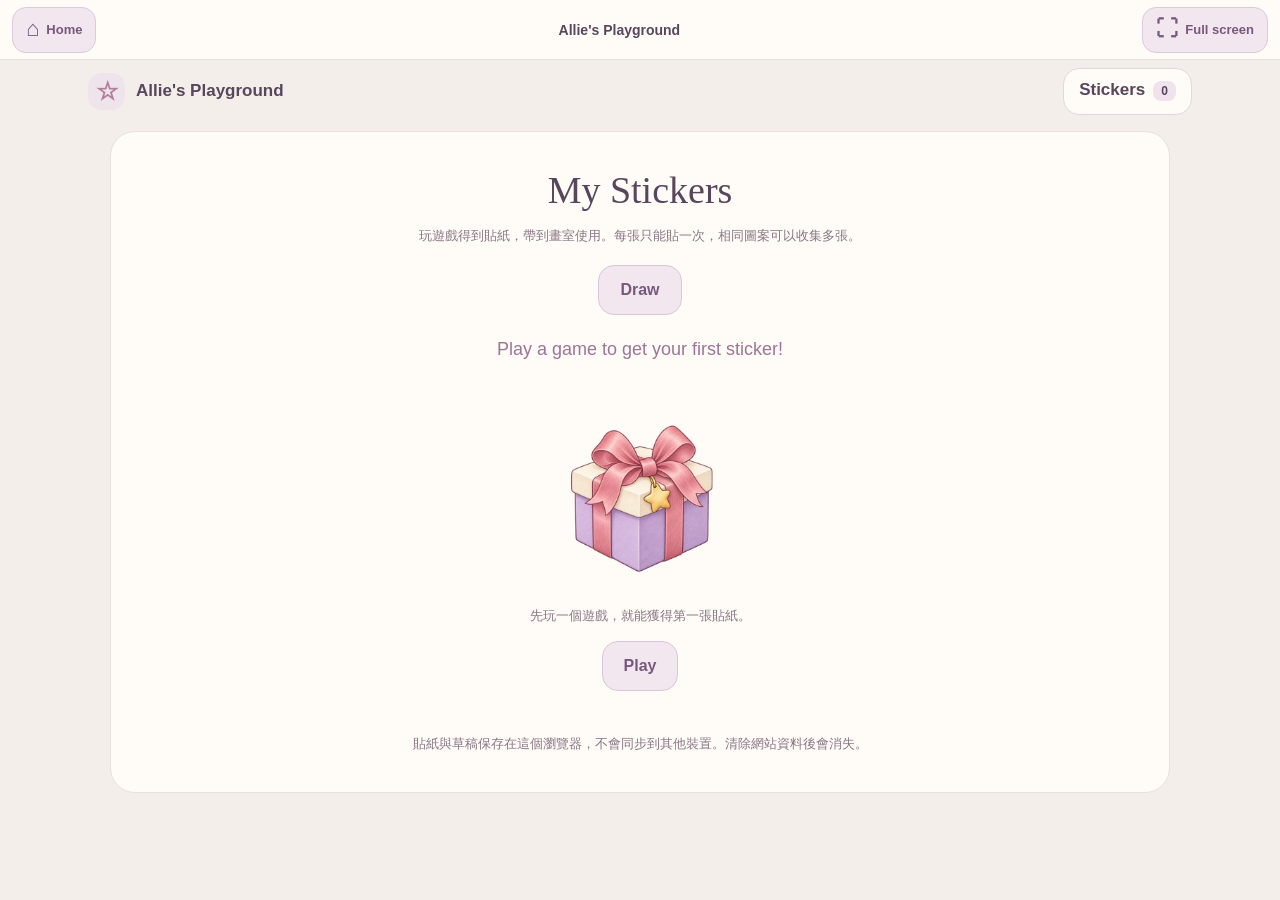
<file: wwwroot/stickers/index.html>
<!doctype html><html lang="en"><head><script src="../shared/screen.js"></script><meta charset="utf-8"><meta name="viewport" content="width=device-width,initial-scale=1,viewport-fit=cover"><title>My Stickers · Allie's Playground</title><link rel="icon" href="../assets/stamps/crown.svg"><link rel="stylesheet" href="../shared/theme.css"><link rel="stylesheet" href="style.css"><script defer src="../shared/core.js"></script><script defer src="../shared/app.js"></script><script defer src="app.js"></script><link rel="stylesheet" href="../shared/screen.css"></head><body><main><h1>My Stickers</h1><p lang="zh-Hant">玩遊戲得到貼紙，帶到畫室使用。每張只能貼一次，相同圖案可以收集多張。</p><div class="allie-links"><a class="allie-button" href="../studio/">Draw</a><a class="allie-button" href="../">Play</a></div><p id="summary" aria-live="polite"></p><div id="inventory" class="inventory"></div><p lang="zh-Hant">貼紙與草稿保存在這個瀏覽器，不會同步到其他裝置。清除網站資料後會消失。</p></main></body></html>
</file>
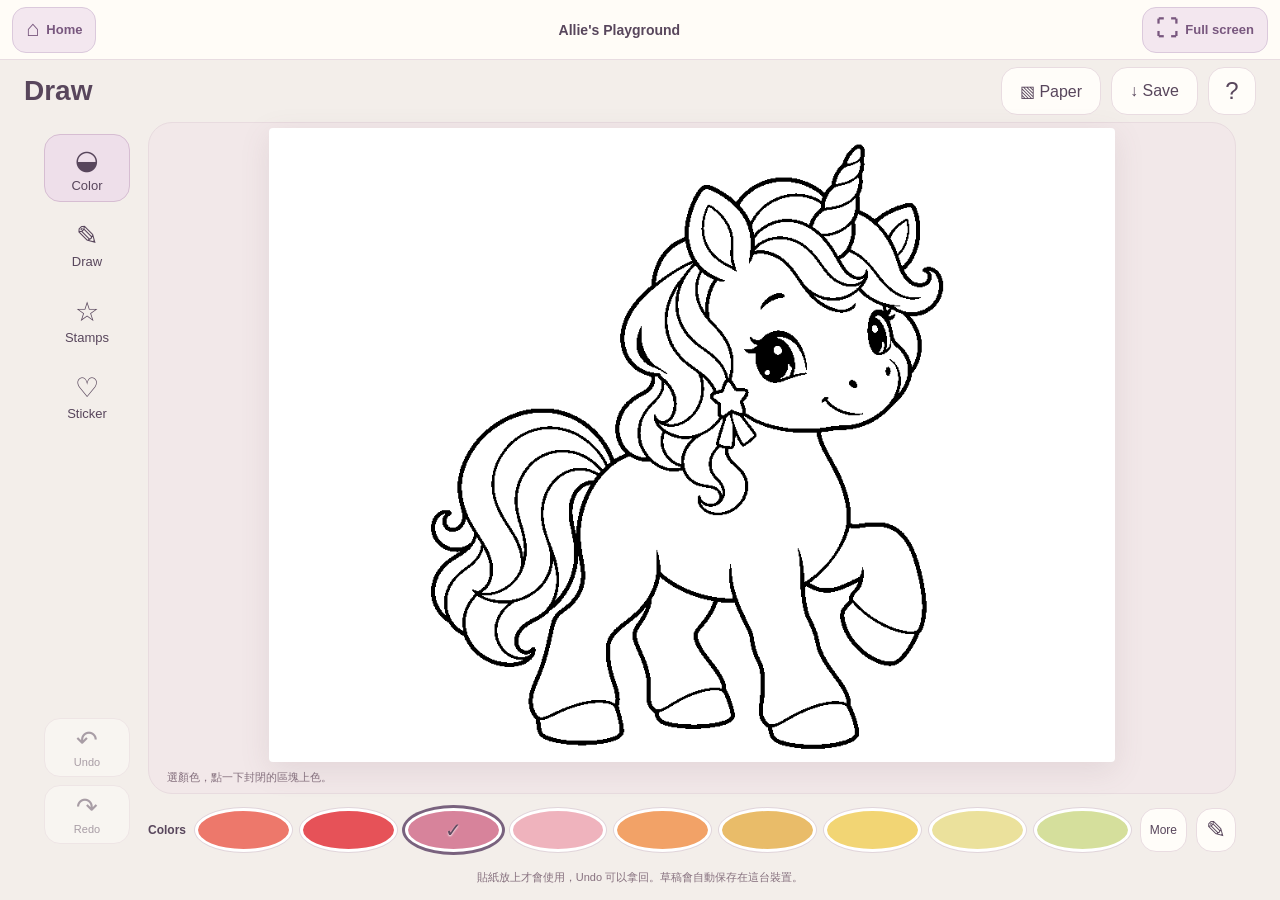
<file: wwwroot/studio/index.html>
<!doctype html>
<html lang="en">
<head><script src="../shared/screen.js"></script>
  <meta charset="utf-8">
  <meta name="viewport" content="width=device-width,initial-scale=1,viewport-fit=cover">
  <meta name="theme-color" content="#faf7ef">
  <title>Draw · Allie's Playground</title>
  <link rel="icon" href="../assets/stamps/star.svg" type="image/svg+xml">
  <link rel="stylesheet" href="../css/app.css">
  <link rel="stylesheet" href="../shared/theme.css"><script defer src="../shared/core.js"></script><script defer src="../shared/app.js"></script><script defer src="../shared/studio.js"></script>
  <script defer src="../vendor/jquery-3.7.1.min.js"></script>
  <script defer src="../js/engine.js"></script>
  <script defer src="../js/import-validator.js"></script>
  <script defer src="../js/app.js"></script>
<link rel="stylesheet" href="../shared/screen.css"></head>
<body data-allie="studio">
<header class="header"><div class="studio-brand"><a href="../" class="park-link game-home" aria-label="Home"><span aria-hidden="true">⌂</span> Home</a><a class="brand" href="./">Draw</a></div><div class="header-actions"><button id="open-gallery" aria-haspopup="dialog" aria-controls="paper-drawer">▧ <span>Paper</span></button><button id="save">↓ <span>Save</span></button><button id="fullscreen" aria-label="Full screen">⛶</button><button id="studio-help" aria-label="Help">?</button></div></header>
<main class="workspace">
<aside class="tools-panel" aria-label="Drawing tools"><div id="tools" class="tools"><button data-tool="fill" class="active" aria-pressed="true"><span>◒</span>Color</button><button data-tool="pen" aria-pressed="false"><span>✎</span>Draw</button><button data-tool="stamp" aria-pressed="false"><span>☆</span>Stamps</button></div><div class="drawing-actions"><button id="undo" disabled aria-label="Undo">↶ <span>Undo</span></button><button id="redo" disabled aria-label="Redo">↷ <span>Redo</span></button></div></aside>
<section class="drawing-panel" aria-label="Drawing area"><div class="drawing-heading"><h2 id="card-title">Unicorn</h2><button id="start-drawing" class="primary">Draw</button></div><div class="canvas-surround"><div id="canvas-frame" class="canvas-frame fill"><canvas id="layer-bottom" width="1024" height="768" aria-label="Coloring canvas"></canvas><canvas id="layer-top" width="1024" height="768" aria-hidden="true"></canvas><span id="busy" hidden>正在準備畫布…</span></div><div class="canvas-footer"><span id="drawing-hint">選顏色，點一下封閉的區塊上色。</span></div><div id="sticker-transform-dock"></div></div>
<section class="palette-panel" aria-label="Colors"><div class="palette-label"><span id="current-color" class="current-color"></span><strong>Colors</strong><small id="color-name">Rose</small></div><div id="palette" class="palette" role="group" aria-label="Colors"></div><button id="palette-page" aria-label="More colors">More</button><button id="brush-open" aria-label="Brush settings">✎</button></section></section></main>
<p class="studio-hint" lang="zh-Hant">貼紙放上才會使用，Undo 可以拿回。草稿會自動保存在這台裝置。</p>
<dialog id="paper-drawer" class="dialog paper-drawer"><button class="dialog-close" data-close aria-label="Close">×</button><aside class="gallery-panel">
      <div class="panel-heading"><div><span class="eyebrow">LET'S COLOR</span><h1>Pick a picture!</h1></div><span class="tiny-flower">✳</span></div>
      <p class="muted">選一張圖，讓它變得繽紛吧！</p>
      <div class="gallery-caption"><span id="gallery-count">10 pictures</span><span>挑一張 ↓</span></div>
      <div id="gallery" class="gallery-grid" aria-label="內建圖卡"></div>
      <button id="open-image" class="open-image"><span>＋</span><span>Open Picture<small>從這台裝置選擇，不會上傳</small></span></button>
      <input id="file-input" type="file" accept="image/png,image/jpeg,image/webp" hidden>
    </aside><button id="free-draw" class="free-draw">＋ New Paper</button><button id="clear" class="free-draw">Clear</button><button id="magic" class="magic-button">Ideas <small>家長提示詞工具</small></button></dialog>
<dialog id="brush-drawer" class="dialog"><button class="dialog-close" data-close aria-label="Close">×</button><h2>Brush</h2><div class="brush-settings"><div id="brush-size" class="segmented" role="group" aria-label="筆刷粗細"><button data-size="8" aria-label="細筆" aria-pressed="false"><i style="width:8px;height:8px"></i>Small</button><button data-size="20" class="active" aria-label="中筆" aria-pressed="true"><i style="width:15px;height:15px"></i>Medium</button><button data-size="40" aria-label="粗筆" aria-pressed="false"><i style="width:23px;height:23px"></i>Big</button></div><div id="brush-material" class="segmented" role="group" aria-label="筆刷材質"><button data-material="pen" class="active" aria-pressed="true">Pen</button><button data-material="crayon" aria-pressed="false">Crayon</button><button data-material="pencil" aria-pressed="false">Pencil</button></div></div><button class="primary" data-close>OK</button></dialog>
<dialog id="stamp-drawer" class="dialog"><button class="dialog-close" data-close aria-label="Close">×</button><h2>Pick a stamp</h2><div id="stamp-picker" class="stamp-picker"></div></dialog>
<dialog id="studio-help-dialog" class="dialog"><button class="dialog-close" data-close aria-label="Close">×</button><h2>Make it yours!</h2><p lang="zh-Hant">Color 點一下上色；Draw 用手指畫畫。Sticker 選一張貼紙，再點畫布貼上。Undo 會退回剛用的貼紙，Redo 則會再次使用。</p><p lang="zh-Hant">Paper 可以換圖、開空白紙或匯入自己的圖片。Save 可以下載作品。</p><button class="primary" data-close>OK</button></dialog>
  <nav id="focus-controls" class="focus-controls" aria-label="畫畫操作" hidden><button id="focus-back">‹ Back</button><button id="focus-tools" aria-haspopup="dialog" aria-controls="tool-drawer" aria-expanded="false"><i id="focus-color"></i><span id="focus-tool-name">✎ Pen</span><span>Tools</span></button></nav>
  <dialog id="tool-drawer" class="dialog tool-drawer" aria-labelledby="tool-drawer-title"><button class="dialog-close" data-close aria-label="收起工具">×</button><h2 id="tool-drawer-title">Tools</h2><div id="drawer-tools"></div><button id="drawer-done" class="primary">Done</button></dialog>
  <dialog id="leave-dialog" class="dialog small-dialog" aria-labelledby="leave-title"><h2 id="leave-title">Go home?</h2><p>返回樂園前，記得存好作品。草稿保存在這台裝置，也可以先下載作品。</p><div class="leave-actions"><button id="leave-save" class="primary">↓ Save</button><button data-close>Go on</button><button id="leave-yes">Home</button></div></dialog>
  <div id="toast" class="toast" role="status" aria-live="polite" hidden></div>
  <dialog id="confirm-dialog" class="dialog small-dialog"><button class="dialog-close" data-close aria-label="關閉">×</button><span class="dialog-art">☁</span><h2 id="confirm-title">New picture?</h2><p id="confirm-message"></p><div class="dialog-actions"><button data-close>Go on</button><button id="confirm-yes" class="primary">OK</button></div></dialog>
  <dialog id="magic-dialog" class="dialog magic-dialog"><button class="dialog-close" data-close aria-label="關閉">×</button><span class="eyebrow">A LITTLE IDEA, A BIG ADVENTURE</span><h2>Ideas</h2><p class="muted">複製提示詞，交給你自己的 AI，再把圖片帶回來畫。</p><div id="prompt-mode" class="segmented"><button data-mode="generate" class="active" aria-pressed="true">New Picture</button><button data-mode="photo" aria-pressed="false">From Photo</button></div><div id="themes" class="theme-picker" aria-label="提示詞主題"></div><label class="text-label">家長可以補充想畫的東西<input id="custom-topic" maxlength="120" placeholder="例如：一隻會飛的貓"></label><textarea id="prompt-output" rows="6" readonly aria-label="產生的提示詞"></textarea><p id="photo-note" class="notice" hidden>照片請在你自己的 AI 平台選取。本網站不接收照片，也不會替你傳送。</p><div class="instruction-strip"><span>① 複製提示詞</span><span>② 在自己的 AI 產圖並下載</span><span>③ 回來開啟圖片</span></div><div class="dialog-actions"><button id="magic-import">Open Picture</button><button id="copy-prompt" class="primary">Copy</button></div></dialog>
  <dialog id="import-dialog" class="dialog import-dialog"><button class="dialog-close" data-close aria-label="關閉">×</button><span class="eyebrow">WELCOME TO YOUR CANVAS</span><h2>My Picture</h2><p class="muted">圖片只在這台裝置處理。一般照片不會自動變成 AI 卡通。</p><div class="preview-frame"><canvas id="import-preview" width="1024" height="768"></canvas></div><label class="range-label">Lines <input id="threshold" type="range" min="60" max="230" value="170"><span id="threshold-value">170</span></label><label class="check-label"><input id="repair-gaps" type="checkbox" checked>修補細小缺口（可能合併很靠近的線）</label><p class="notice">線稿若有大缺口，填色仍可能流出去；可以調整線條或改用畫筆。</p><div class="dialog-actions"><button data-close>Cancel</button><button id="use-import" class="primary">Draw</button></div></dialog>
  <dialog id="export-dialog" class="dialog small-dialog"><button class="dialog-close" data-close aria-label="關閉">×</button><h2>Save your picture</h2><p class="muted">下載至裝置，不會保存到伺服器。</p><div class="dialog-actions"><button data-format="image/png" class="primary export-format">Save PNG</button><button data-format="image/jpeg" class="export-format">Save JPG</button></div><img id="export-preview" class="export-preview" alt="作品預覽" hidden><p id="export-help" class="muted" hidden>如果沒有開始下載，可長按圖片儲存。</p><button id="share-image" hidden>Share</button></dialog>
</body>
</html>
</file>
<file: wwwroot/shared/theme.css>
@charset "UTF-8";
:root{color-scheme:light;--allie-ink:#58465c;--ink:#58465c;--muted:#897785;--cream:#fffcf7;--paper:#fffcf7;--rose:#b77792;--pink:#efd6df;--lavender:#ad92be;--mint:#accbbb;--gold:#d2aa60;--line:#e8dce1;--green:#a27bb0;--coral:#b77792;font-family:'Trebuchet MS','Segoe UI','Microsoft JhengHei',sans-serif;color:var(--ink);background:#f3eeea}
*{box-sizing:border-box}body{background:#f3eeea;color:var(--ink);font-family:inherit;margin:0}button,input,select,textarea{font:inherit}button,a{-webkit-tap-highlight-color:transparent}button{cursor:pointer;color:inherit}button:disabled{cursor:default;opacity:.48}button:focus-visible,a:focus-visible,input:focus-visible{outline:3px solid #87659b;outline-offset:3px}button:active,a.allie-button:active{transform:translateY(2px)}[hidden]{display:none!important}a{color:inherit}img{object-fit:contain;-webkit-user-drag:none}button img{pointer-events:none}p[lang=zh-Hant],.help{line-height:1.75}
.allie-nav{max-width:1160px;margin:0 auto;min-height:76px;padding:14px 28px;display:flex;align-items:center;justify-content:space-between;gap:15px}.allie-nav a{text-decoration:none;font-weight:700;font-size:17px}.allie-nav>a:first-child:before{content:'☆';display:inline-grid;place-items:center;background:#efe3ec;color:#b47e9b;border-radius:14px;width:37px;height:37px;margin-right:11px;font-size:25px;vertical-align:middle}.allie-nav a:last-child{background:#fffbf6;border:1px solid #e5d5dd;border-radius:16px;min-height:47px;padding:11px 15px}.allie-bag-count{background:#f0e3ed;padding:3px 8px;border-radius:8px;margin-left:8px;font-size:12px}
.allie-button,.allie-links a{display:inline-flex;align-items:center;justify-content:center;gap:8px;min-height:50px;padding:12px 21px;background:#f3e7ef;border:1px solid #dbc6d8;border-radius:16px;text-decoration:none;color:#78577e;font-weight:bold;font-size:16px}.allie-links{display:flex;justify-content:center;flex-wrap:wrap;gap:12px;margin:17px 0}.allie-storage{max-width:1000px;margin:15px auto;padding:13px 20px;background:#fff1d9;color:#8c6941;border:1px solid #ead5b4;border-radius:14px;font-size:13px}
.allie-reward{margin:20px auto;padding:24px;background:#fff9f1;border:1px solid #e8d7dd;border-radius:23px;text-align:center;max-width:560px}.allie-reward h2{font-size:27px;margin:0 0 9px;color:#896189}.allie-reward-image{display:block;width:155px;height:155px;object-fit:contain;margin:10px auto;filter:drop-shadow(0 6px 3px #93748d15)}.allie-reward strong{display:block;font-size:16px}.allie-reward p{font-size:13px;color:#8d7887;line-height:1.8}.allie-reward button{min-height:48px;border:1px solid #d8bfd1;border-radius:15px;padding:10px 21px;background:#efe0ec;color:#795b80}.allie-count{display:inline-block;background:#f0e1eb;border-radius:10px;padding:4px 10px;font-size:13px}.allie-empty{opacity:.5}
.primary{background:var(--rose)!important;color:#fffdf8!important;box-shadow:0 4px 0 #975b7540!important;border:0!important;font-weight:bold;border-radius:17px;min-height:54px}.primary:hover{background:#a96986!important}.secondary,.home-action{background:#eee3f0!important;color:#755d7c!important;border:1px solid #e1d0e6!important;box-shadow:none!important;border-radius:16px}.quiet{color:#82667f}.dialog,dialog{background:var(--paper);color:var(--ink);border:1px solid #e1d1dd;border-radius:24px;box-shadow:0 16px 80px #674c6b33;max-height:85dvh;overflow:auto}dialog::backdrop{background:#57445c62;backdrop-filter:blur(4px)}.toast{background:#725977!important;color:white!important}.notice{background:#fff0d9;color:#8c6941}.eyebrow{color:#a1869b}.playing>.allie-nav{display:none}.menu,.selection,.result{background:var(--paper)!important;border-color:var(--line);box-shadow:0 12px 50px #78607112}.help,.muted{color:var(--muted)}.icon-button,.pause-button,.hud .icon,.sound-toggle,.top-actions button{border:1px solid #e1d1e0!important;background:#f0e5ee!important;color:#866589!important;box-shadow:none!important;border-radius:16px!important;min-width:48px;min-height:48px}.allie-sticker-tools p{font-size:13px;line-height:1.7;color:#8c7688}.allie-sticker-list{display:grid;grid-template-columns:repeat(3,minmax(0,1fr));gap:12px;max-height:50dvh;overflow:auto}.allie-sticker-choice{min-width:0;border:1px solid #e0cfdf;background:#fff9f2;border-radius:17px;padding:8px;color:#6e5373}.allie-sticker-choice img{width:100%;aspect-ratio:1;object-fit:contain}.allie-sticker-choice span{display:block;font-size:12px;overflow-wrap:anywhere}.allie-transform{display:flex;flex-wrap:wrap;justify-content:center;gap:8px;margin:12px 0}.allie-transform button{min-height:46px;padding:9px 14px;border:1px solid #dfcbdf;border-radius:14px;background:#ede0ef;color:#79577e}.allie-draft-status{font-size:12px;text-align:center}#sticker-layer{z-index:3}#busy{z-index:5!important}
@media(max-width:600px){.allie-nav{min-height:65px;padding:10px 16px}.allie-nav a{font-size:14px}.allie-nav>a:first-child:before{width:30px;height:30px;margin-right:7px;font-size:21px}.allie-nav a:last-child{padding:10px;min-height:44px}.allie-bag-count{margin-left:5px}.allie-reward{padding:18px}.allie-reward-image{width:130px;height:130px}.allie-sticker-list{grid-template-columns:repeat(2,minmax(0,1fr))}}
@media(prefers-reduced-motion:reduce){*,*::before,*::after{scroll-behavior:auto!important;animation:none!important;transition:none!important}}
.allie-reward{position:relative;overflow:hidden}.allie-gift-open{position:absolute;inset:0;display:grid;place-items:center;background:#fff9f1;pointer-events:none;animation:gift-open 1.2s ease both}.allie-gift-open img{width:190px;height:190px;animation:gift-wiggle .65s ease both}@keyframes gift-wiggle{0%,100%{transform:rotate(0)}25%{transform:rotate(-7deg)}65%{transform:rotate(7deg)}}@keyframes gift-open{0%,65%{opacity:1}100%{opacity:0}}

/* The Home action remains in the upper-left HUD during every game. */
.game-home{display:inline-flex;align-items:center;justify-content:center;gap:6px;flex:none;min-width:68px;min-height:48px;padding:8px 10px;border:1px solid #dbc9dc;border-radius:15px;background:#f3e7ef;color:#78577e;font-size:13px;font-weight:700;text-decoration:none;white-space:nowrap}.game-home>span{font-size:21px}.studio-brand .park-link.game-home{width:auto;font-size:13px;padding:8px 10px}
</file>
<file: wwwroot/portal/style.css>
.home-shell{max-width:1160px;background:#fffcf7;border:1px solid #fff;border-radius:28px;margin:22px auto 0;box-shadow:0 16px 55px #755d6f13;overflow:hidden}.topbar{display:flex;justify-content:space-between;align-items:center;gap:15px;padding:20px 30px;min-height:86px}.brand{font-size:21px;font-weight:bold;display:flex;gap:12px;align-items:center;text-decoration:none;white-space:nowrap}.brand-mark{display:grid;place-items:center;width:43px;height:43px;border-radius:15px;background:#efe3ec;color:#b1809c;font-size:29px;transform:rotate(-5deg)}.top-actions{display:flex;gap:9px;align-items:center}.top-actions button{font-size:21px}.top-actions .allie-button{background:#f6eee8;font-size:15px}#bag-count{font-size:12px;border-radius:8px;background:#fff;padding:3px 7px}main{padding:0 30px 20px}.hero{height:270px;border-radius:23px;overflow:hidden;position:relative;background:#faf3e9}.hero-bg{position:absolute;inset:0;width:100%;height:100%;object-fit:cover;object-position:50% 55%;opacity:.72}.hero:after{content:'';position:absolute;inset:0;background:linear-gradient(90deg,#fbf5ec 0%,#fbf5eced 31%,#fbf5ec33 65%,transparent)}.hero-text{z-index:2;position:relative;padding:32px 34px;width:54%}.hero-pill{display:inline-block;font-size:12px;background:#ffffffb3;border:1px solid white;border-radius:20px;padding:7px 12px;color:#907186}.hero h1{font-family:Georgia,serif;font-size:43px;font-weight:400;letter-spacing:-1px;line-height:1.08;margin:13px 0;color:#715268}.hero p{font-size:13px;color:#8f7784;line-height:1.8;margin:0}.hero-princess,.hero-unicorn{position:absolute;bottom:0;z-index:2;filter:drop-shadow(0 10px 5px #86647620)}.hero-princess{width:204px;right:20%}.hero-unicorn{width:232px;right:3%;bottom:-4px}.section-title{font-size:19px;margin:23px 0 13px;display:flex;justify-content:space-between;align-items:center}.section-title small{font-size:12px;font-weight:400;color:#9d8696}.games{display:grid;grid-template-columns:repeat(4,minmax(0,1fr));gap:17px}.game-card{border:1px solid #e6dae0;border-radius:21px;overflow:hidden;text-decoration:none;background:#fffdfa;box-shadow:0 4px 12px #73576d07;transition:transform .18s}.game-card:hover{transform:translateY(-4px)}.card-art{height:148px;position:relative;overflow:hidden}.card-art>img{position:absolute}.card-draw{background:radial-gradient(ellipse at 30% 60%,#fffaf0,#e8dfef)}.card-draw img{width:130px;height:133px;left:calc(50% - 65px);top:17px;background:white;border-radius:5px;padding:7px;transform:rotate(-9deg);box-shadow:0 7px 15px #76606d25}.pencil{position:absolute;width:14px;height:95px;right:23%;top:45px;background:linear-gradient(90deg,#bb7d92 33%,#e5a2b7 33% 67%,#c5889e 67%);transform:rotate(25deg);border-radius:3px}.pencil:after{content:'';position:absolute;top:100%;left:0;border-left:7px solid transparent;border-right:7px solid transparent;border-top:18px solid #d7b391}.card-bg{inset:0;width:100%;height:100%;object-fit:cover}.card-go .card-char{height:139px;width:139px;left:calc(50% - 69px);bottom:-3px;filter:drop-shadow(0 6px 3px #836e5e25)}.card-slice{background:radial-gradient(ellipse,#fff7e7,#f2e2d8)}.card-slice img{height:133px;width:133px;left:calc(50% - 73px);top:10px;transform:rotate(-10deg)}.card-slice img.small-sweet{width:79px;height:96px;left:auto;right:8px;top:32px;transform:rotate(12deg)}.card-bowl svg{position:absolute;inset:0;width:100%;height:100%}.card-label{display:flex;justify-content:space-between;align-items:center;padding:14px 18px 16px}.card-label h2{font-size:24px;margin:0 0 4px}.card-label p{font-size:12px;margin:0;color:#9a8291}.card-action{background:#f1e4ec;border-radius:50%;width:36px;height:36px;display:grid;place-items:center;color:#a97993;font-size:20px}.sticker-strip{display:flex;gap:16px;align-items:center;margin-top:22px;padding:14px 18px;background:#f6efe7;border:1px solid #e8dacc;border-radius:18px}.strip-label strong{font-size:18px;display:block;margin-bottom:4px}.strip-label small{font-size:11px;color:#97818d}.strip-action{margin-left:auto;text-decoration:none;border:1px solid #e1cfc8;border-radius:13px;padding:12px 17px;font-size:15px;font-weight:bold;background:#fffaf4;display:flex;align-items:center;gap:15px;white-space:nowrap}.strip-action span{font-size:25px;line-height:16px}#recent-stickers{display:flex;gap:10px;align-items:center}#recent-stickers a,#recent-stickers>img{width:54px;height:54px;border:1px solid #e3d5cc;border-radius:14px;background:#fffaf5;position:relative;transform:rotate(-5deg)}#recent-stickers a:nth-child(2){transform:rotate(5deg)}#recent-stickers a img{width:100%;height:100%;padding:3px}#recent-stickers>img{padding:3px;flex:none}.new-tag{position:absolute;right:-10px;top:-6px;border-radius:6px;background:#b7829c;color:white;font-size:9px;padding:3px 5px}.memory-note{text-align:center;color:#a08797;font-size:12px;margin:16px 0 0}footer{padding:20px;text-align:center;color:#9a8894;font-size:11px}dialog{padding:27px;width:min(500px,calc(100vw - 30px));font-size:14px;line-height:1.8}dialog h2{font-size:27px;margin-top:0}dialog p{color:#8d7786}
@media(max-width:1190px){.home-shell{margin:18px 20px 0}.hero h1{font-size:39px}.hero-princess{width:190px}.hero-unicorn{width:216px}.card-label{padding:13px}.topbar{padding:20px 24px}main{padding:0 24px 20px}}
@media(max-width:800px){.home-shell{margin:12px}.topbar{padding:17px 20px}.brand{font-size:19px}.brand-mark{width:36px;height:36px;font-size:25px}.top-actions{gap:7px}.games{grid-template-columns:repeat(2,minmax(0,1fr));gap:14px}.hero{height:265px}.hero-text{width:62%;padding:29px 25px}.hero h1{font-size:35px}.hero-princess{width:153px;right:21%}.hero-unicorn{width:179px;right:2%}.card-art{height:150px}.card-label{padding:13px 19px}.sticker-strip{gap:12px;padding:13px}#recent-stickers a{width:45px;height:45px}.strip-action{font-size:13px;padding:12px}#recent-stickers{gap:7px}.strip-label strong{font-size:16px}}
@media(max-width:560px){.home-shell{margin:8px;border-radius:23px}.topbar{padding:15px 14px;flex-wrap:wrap;gap:12px}.brand{font-size:18px}.top-actions{margin-left:auto}.top-actions .allie-button{padding:9px 12px;min-height:46px}.top-actions button{min-width:44px;min-height:44px}main{padding:0 13px 18px}.hero{height:300px}.hero-text{width:100%;padding:24px 20px}.hero h1{font-size:32px}.hero p{font-size:11px}.hero-princess{width:119px;right:31%;bottom:-4px}.hero-unicorn{width:144px;right:2%;bottom:-6px}.hero:after{background:linear-gradient(110deg,#fbf5ecf5,#fbf5ecb0 42%,transparent 90%)}.hero-bg{object-position:60% center;opacity:.6}.card-art{height:122px}.card-go .card-char{height:115px;bottom:0}.card-draw img{height:113px;width:108px;left:calc(50% - 54px)}.pencil{height:79px;top:38px;right:19%}.card-slice img{width:112px;height:112px;left:calc(50% - 66px);top:5px}.card-slice img.small-sweet{width:58px;height:77px;right:0;top:34px}.card-label{padding:12px}.card-label h2{font-size:22px}.card-label p{font-size:10px}.card-action{width:28px;height:28px;font-size:17px}.section-title{font-size:18px}.sticker-strip{gap:9px;padding:12px}.strip-label strong{font-size:15px}.strip-label small{font-size:9px}.strip-action{padding:10px;font-size:12px;gap:7px}#recent-stickers a:not(:first-child){display:none}.memory-note{font-size:10px}footer{line-height:1.8}}

#home-fullscreen{padding:9px 13px;white-space:nowrap;font-size:13px}.top-actions{flex-wrap:wrap}#fullscreen-notice{margin:0 0 15px}@media(max-width:600px){.topbar{align-items:flex-start}.top-actions{gap:7px}#home-fullscreen{font-size:12px;padding:8px 10px}}
.games{grid-template-columns:repeat(3,minmax(0,1fr))}.card-piano{background:linear-gradient(120deg,#f3e8f5,#eee6f5)}.card-drums{background:linear-gradient(120deg,#f8e9ec,#eee6f5)}.card-art .music-friend{height:98px;width:90px;left:calc(50% - 45px);top:-5px;opacity:.9}.mini-piano{position:absolute;bottom:8px;left:12%;right:12%;height:78px;padding:7px;display:flex;gap:3px;background:#cdb8de;border-radius:10px;box-shadow:0 5px 10px #82628c22;transform:rotate(-4deg)}.mini-piano i{flex:1;border-radius:2px 2px 5px 5px;background:linear-gradient(#fffdf6,#f8f0df);border-top:4px solid #c98ba4;box-shadow:0 2px 0 #bcadc4}.mini-piano i:nth-child(2n){border-color:#ae92c2}.mini-piano i:nth-child(3n){border-color:#97b8a7}.mini-drums{position:absolute;bottom:8px;left:12%;right:12%;height:86px;display:flex;justify-content:center;gap:13px;transform:rotate(-4deg)}.mini-drums i{width:83px;aspect-ratio:1;background:radial-gradient(#fffdf4,#f1e3d0);border:8px solid #c78b9e;border-radius:50%;box-shadow:0 5px 0 #ab798e,0 7px 9px #866b8722}.mini-drums i:nth-child(2){border-color:#ac94c2;box-shadow:0 5px 0 #8f77a7,0 7px 9px #866b8722}@media(max-width:800px){.games{grid-template-columns:repeat(2,minmax(0,1fr))}}@media(max-width:560px){.mini-piano{height:65px;left:8%;right:8%;padding:5px;gap:2px}.mini-drums{height:63px;left:7%;right:7%;gap:8px}.mini-drums i{width:60px;border-width:6px}.card-art .music-friend{height:80px;width:74px;left:calc(50% - 37px)}}
.card-doll{background:#e8e8d9;background-image:linear-gradient(115deg,#f5f0de66,transparent)}.card-doll>img{height:142px;width:104px;left:calc(50% - 52px);top:7px;background:#fffcf0;box-shadow:1px 4px 8px #6d5c4025;transform:rotate(-8deg);padding:4px;border:3px solid #fff9e9}.card-doll:after{content:'✿';position:absolute;right:18%;top:50px;font-size:36px;color:#c9947b;transform:rotate(15deg)}@media(max-width:560px){.card-doll>img{height:117px;width:85px;left:calc(50% - 42px);top:6px}.card-doll:after{right:12%;font-size:28px}}
.card-salon{background:#f3e5dc}.card-salon>img{position:absolute;inset:0;width:100%;height:100%;object-fit:cover}
</file>
<file: wwwroot/shared/screen.css>
/* The controls live outside the game, including its menus and modal dialogs. */
html.allie-host{--allie-bar-height:calc(60px + env(safe-area-inset-top));height:100%;overflow:hidden;background:#f3eeea}
.allie-host body:not(.allie-screen-host){visibility:hidden}
.allie-host body.allie-screen-host{position:fixed;inset:0;margin:0;width:100%;height:100dvh;min-height:0;display:block;overflow:hidden;padding:0;color:#58465c;background:#f3eeea;font-family:'Trebuchet MS','Segoe UI','Microsoft JhengHei',sans-serif}
.allie-screenbar{position:fixed;inset:0 0 auto;height:var(--allie-bar-height);display:flex;align-items:center;justify-content:space-between;gap:12px;padding:calc(6px + env(safe-area-inset-top)) max(12px,env(safe-area-inset-right)) 6px max(12px,env(safe-area-inset-left));background:#fffcf7;border-bottom:1px solid #e8dce1;z-index:10}
.allie-screenbar button{display:inline-flex;align-items:center;justify-content:center;gap:7px;min-height:46px;min-width:76px;padding:8px 13px;border:1px solid #dbc9dc;border-radius:14px;font-size:13px;font-weight:700;line-height:1.2;color:#78577e;background:#f3e7ef;cursor:pointer;box-shadow:none}
.allie-screenbar button>span:first-child{font-size:22px}.allie-screenbar button:focus-visible{outline:3px solid #87659b;outline-offset:2px}.allie-screen-name{font-size:14px;font-weight:700;text-align:center}
#allie-game{position:fixed;top:var(--allie-bar-height);left:0;display:block;width:100%;height:calc(100dvh - var(--allie-bar-height));min-height:0;border:0;background:#f3eeea}
.allie-screen-notice{position:fixed;top:62px;left:12px;right:12px;z-index:20;margin:0 auto;max-width:650px;padding:12px 16px;border:1px solid #ead5b4;border-radius:14px;background:#fff1d9;color:#8c6941;font-size:13px;line-height:1.7;box-shadow:0 5px 20px #58465c22}
.allie-screen-notice[hidden]{display:none}
/* Remove duplicate controls inside the game; the outer toolbar is always visible. */
.allie-framed body a.game-home,.allie-framed body a[href="../"],.allie-framed body #home-fullscreen,.allie-framed body #fullscreen{display:none!important}
.allie-framed .allie-nav{min-height:58px;padding-top:8px;padding-bottom:8px}.allie-framed .header{height:62px}.allie-framed .workspace{height:calc(100dvh - 106px)}
@media(max-width:600px){.allie-screen-name{display:none}.allie-screenbar{gap:8px}.allie-screenbar button{font-size:12px;padding:8px 11px}.allie-framed .hud{gap:10px}.allie-framed #play .hud:has(#frame-label){display:flex;flex-wrap:wrap;min-height:66px}.allie-framed #play .hud #roll-label{font-size:11px}.allie-framed #play .hud .hud-actions{margin-left:auto}}
@media(max-height:360px) and (min-width:650px){.allie-framed #play .hud{min-height:48px;padding:2px 4px}.allie-framed #play .field{min-height:105px}.allie-framed #play #play-hint,.allie-framed #play .score-note{display:none}.allie-framed .workspace{min-height:210px;height:calc(100dvh - 75px)}}
</file>
<file: wwwroot/bowling/style.css>
*{box-sizing:border-box}body{margin:0;background:#fff8ef;color:#655267;font-family:"Segoe UI","Microsoft JhengHei",sans-serif}button,a,input{touch-action:manipulation}button,a.wood{font:inherit;font-weight:700;border:1px solid #e5d8e0;border-radius:16px;padding:12px 22px;cursor:pointer;text-decoration:none;color:inherit;background:#fffdf9;min-height:50px}button:disabled{opacity:.5}button:focus-visible,a:focus-visible,input:focus-visible,canvas:focus-visible{outline:3px solid #b59bbf;outline-offset:3px}[hidden]{display:none!important}main{max-width:1200px;margin:auto}.screen{padding:18px 26px}.topbar{display:flex;align-items:center;justify-content:space-between;gap:12px}.menu-content{text-align:center;margin:15px auto;max-width:800px}.eyebrow{font-size:12px;letter-spacing:2px}h1{font-size:46px;margin:12px 0}.tagline{font-size:15px}#menu-art{display:block;width:min(100%,680px);height:auto;margin:20px auto;background:url('../assets/allie/v2/bowl-room.webp') center 42%/cover;border-radius:24px;box-shadow:inset 0 0 0 1px #d7c4ce}.primary{background:#9472a0;color:white;border:0;min-height:58px;font-size:20px}.jumbo{display:block;width:min(300px,90%);margin:20px auto}.secondary{margin:5px}.help{font-size:12px;line-height:1.75;text-align:center;margin:10px auto;max-width:850px}.icon{font-size:23px;padding:8px 14px;min-width:50px}.play{height:100dvh;display:flex;flex-direction:column;padding:0 22px 8px;gap:0}.hud{display:flex;align-items:center;gap:24px;min-height:68px;padding:8px 6px;flex:none;font-size:16px}.hud-actions{display:flex;gap:8px;margin-left:auto}.hud #score-label{font-size:23px}.scorecard{display:flex;gap:5px;overflow-x:auto;scrollbar-width:thin;padding:0 1px 8px;flex:none}.frame{flex:1;min-width:57px;max-width:none;background:#fffaf5;border:1px solid #decfdd;border-radius:9px;text-align:center}.frame.current{border:2px solid #b193bd;background:#f1e5f0}.frame-number{font-size:10px;display:block;background:#eee3ed;padding:2px;border-radius:7px 7px 0 0}.frame-marks{height:22px;display:flex;justify-content:flex-end;font-size:14px}.frame-marks span{min-width:19px;border-left:1px solid #e0cfdd;border-bottom:1px solid #e0cfdd;padding:1px}.frame-total{display:block;font-size:14px;min-height:22px;font-weight:bold;padding:2px}.field{position:relative;flex:1;min-height:200px;border-radius:24px;overflow:hidden;background:#f1e5ee;border:1px solid #e0d0de}#game{width:100%;height:100%;display:block;touch-action:none;user-select:none}.announcement{position:absolute;top:45%;left:50%;transform:translate(-50%,-50%);pointer-events:none;font-size:clamp(24px,5vw,42px);font-weight:800;border-radius:20px;padding:14px 26px;background:#fffaf3ec;box-shadow:0 8px 30px #735b7120;white-space:nowrap}.controls{display:flex;align-items:center;gap:20px;padding:8px 16px;font-size:15px;font-weight:700;min-height:54px;flex:none}.controls input{flex:1;min-width:70px;height:36px;accent-color:#b39abd}.controls strong{min-width:95px;text-align:center}.play .help{margin:0 auto 5px;font-size:11px}.score-note{text-align:center;font-size:10px;margin:0;color:#8e7888}.items{display:grid;grid-template-columns:repeat(2,1fr);gap:16px;margin:20px auto;max-width:650px}.item{background:#fff;border:2px solid transparent;padding:15px}.item.selected{border-color:#b39abd;background:#f0e5f1}.item canvas{width:100%;max-width:220px;height:auto;display:block;margin:auto}.item strong{display:block}.final-score{font-size:40px;font-weight:700}dialog{max-width:min(580px,calc(100vw - 24px));max-height:90dvh;overflow:auto;border:1px solid #e5d8e0;border-radius:24px;padding:28px;background:#fffaf4;color:inherit;line-height:1.8}dialog p{font-size:13px}dialog::backdrop{background:#50415365;backdrop-filter:blur(3px)}dialog button{margin:6px}.notice{text-align:center;font-size:13px;padding:12px;background:#f6e6d8}
@media(max-width:650px){.screen{padding:12px 14px}.play{padding:0 9px 8px}.hud{gap:10px;font-size:12px;min-height:66px}.hud #score-label{font-size:17px}.hud-actions{gap:5px}.hud .icon{min-width:44px;min-height:44px;font-size:21px;padding:6px 12px}.frame{min-width:54px}.controls{padding:7px 6px;gap:10px;font-size:14px}.controls strong{min-width:75px}.play .help{font-size:10px}.score-note{font-size:9px}.field{border-radius:18px}h1{font-size:38px}.menu-buttons button{font-size:13px;padding:10px 14px}.tagline{font-size:14px}}
@media(max-height:550px) and (min-width:650px){.hud{min-height:52px;font-size:14px;padding:4px}.hud-actions .icon{min-height:42px;min-width:44px;padding:3px}.scorecard{padding-bottom:5px}.frame-number{display:none}.frame-total{min-height:18px;padding:0}.frame-marks{height:20px}.controls{min-height:42px;padding:2px 15px}.play .help{font-size:10px;margin-bottom:0}.score-note{display:none}.field{min-height:140px}.hud #score-label{font-size:19px}}

@media(max-width:600px){.hud{display:grid;grid-template-columns:auto 1fr auto auto;gap:3px 8px;padding:8px 0}.hud .game-home{grid-column:1;grid-row:1 / 3;min-width:62px;padding:8px}.hud #frame-label{grid-column:2;grid-row:1}.hud #score-label{grid-column:3;grid-row:1}.hud #roll-label{grid-column:2 / 4;grid-row:2;font-size:11px}.hud .hud-actions{grid-column:4;grid-row:1 / 3;gap:5px}.hud .icon{min-width:44px;width:44px;padding:6px}}
</file>
<file: wwwroot/doll/style.css>
@charset "UTF-8";
:root{--ink:#524d41;--muted:#827b6d;--paper:#f9f6ee;--sage:#667b5d;--sage-pale:#e7ebdf;--line:#ded8ca;--coral:#cf927b;--texture:url("data:image/svg+xml,%3Csvg viewBox='0 0 180 180' xmlns='http://www.w3.org/2000/svg'%3E%3Cfilter id='n'%3E%3CfeTurbulence type='fractalNoise' baseFrequency='.78' numOctaves='3' stitchTiles='stitch'/%3E%3C/filter%3E%3Cpath fill='%239b8662' filter='url(%23n)' opacity='.12' d='M0 0h180v180H0z'/%3E%3C/svg%3E");font-family:'Trebuchet MS','Segoe UI','Microsoft JhengHei',sans-serif;color:var(--ink);font-synthesis:none}
*{box-sizing:border-box}body{margin:0;background:#f1ede3;background-image:var(--texture);font-size:14px;-webkit-tap-highlight-color:transparent}button,input,select{font:inherit}button{cursor:pointer;color:inherit;touch-action:manipulation}button:disabled{cursor:default;opacity:.35}button:focus-visible,a:focus-visible,input:focus-visible,select:focus-visible{outline:3px solid #b88d54;outline-offset:3px}[hidden]{display:none!important}button svg,[data-icon] svg{width:21px;height:21px;display:block;flex:none}button [data-icon]{display:inline-flex;align-items:center;justify-content:center}button{user-select:none}h1,h2,h3,p{margin:0}.app-shell{max-width:1420px;margin:0 auto;padding:0 46px}.site-header{height:112px;display:flex;align-items:center;justify-content:space-between;border-bottom:1px solid var(--line);gap:20px}.brand{display:flex;gap:15px;align-items:center}.brand-flower{font-size:54px;line-height:1;color:var(--coral);transform:rotate(-12deg)}h1{font-family:'Iowan Old Style','Noto Serif TC','PMingLiU',serif;font-size:27px;font-weight:700;letter-spacing:3px}.title-dot{color:var(--coral);padding-left:2px}.brand-en{display:block;font-family:Georgia,serif;letter-spacing:3.5px;font-size:9px;margin-top:6px;color:#8d8576}.header-actions{display:flex;gap:12px}.button{min-height:48px;display:inline-flex;align-items:center;justify-content:center;gap:10px;padding:11px 19px;border:1px solid transparent;border-radius:9px;font-weight:600;letter-spacing:.4px;line-height:1.4;background:none;transition:background .15s,transform .15s}.button:hover:not(:disabled){transform:translateY(-1px)}.quiet{color:var(--muted)}.quiet:hover{background:#e8e3d8}.collection-button{border-color:#ccc7b7;background:#f7f4ec}.count{font-size:11px;min-width:21px;height:21px;padding:3px 5px;background:#e9e5d8;border-radius:50%;line-height:15px}.intro{display:flex;justify-content:space-between;align-items:center;min-height:135px;padding:23px 2px 21px}.eyebrow{font-size:9px;letter-spacing:2.2px;font-weight:600;color:#8a826e}.intro h2{font-family:'Iowan Old Style','Noto Serif TC','PMingLiU',serif;font-weight:600;font-size:28px;letter-spacing:2px;margin:9px 0}.intro-note{color:var(--muted);font-size:12px;letter-spacing:1px}.intro-doodle{font-family:Georgia,'Times New Roman',serif;color:#a0906c;font-size:28px;transform:rotate(-7deg);margin-right:22px}.intro-doodle span{font-size:17px;font-style:italic;margin:0 7px}.workbench{display:grid;grid-template-columns:minmax(300px,.9fr) minmax(480px,1.35fr);gap:26px;align-items:stretch;min-height:590px;height:clamp(545px,calc(100dvh - 365px),700px)}.preview-panel{background:#e9e7db;background-image:var(--texture);border:1px solid #dcd9ca;border-radius:14px;padding:15px 23px 14px;display:flex;flex-direction:column;min-width:0;position:relative}.stage-topline{display:flex;align-items:center;justify-content:space-between;position:relative;z-index:2;min-height:30px;margin-top:-5px}.little-label{display:flex;align-items:center;gap:7px;font-size:10px;letter-spacing:1px;color:#7b7f6a}.green-dot{width:6px;height:6px;background:#91a280;border-radius:50%}.icon-button{display:inline-flex;align-items:center;justify-content:center;min-width:44px;min-height:44px;border:0;background:transparent;border-radius:9px;flex:none}.icon-button:hover:not(:disabled){background:#bfb9a420}.stage-topline .icon-button{color:#858773}.paper-stage{margin:14px 6px 19px;position:relative;min-height:0;flex:1;background:#fbf8ec;background-image:var(--texture);box-shadow:0 2px 2px #7a654222,1px 8px 19px #78684a12;transform:rotate(-1.3deg);border-radius:2px 5px 2px 4px;isolation:isolate}.paper-stage:before{content:'';position:absolute;inset:10px;border:1px solid #dfd9c6;border-radius:2px;opacity:.55;pointer-events:none}.paper-stage:after{content:'';position:absolute;inset:0;background-image:var(--texture);opacity:.75;mix-blend-mode:multiply;pointer-events:none;z-index:4}.tape{position:absolute;top:-12px;width:83px;height:26px;background:repeating-linear-gradient(45deg,#ded1aa85 0 4px,#e3d7b38a 4px 8px);clip-path:polygon(2% 0,98% 3%,97% 18%,100% 34%,97% 57%,100% 81%,97% 100%,0 96%,3% 75%,0 45%,3% 21%);z-index:5}.tape-one{left:-14px;transform:rotate(-32deg)}.tape-two{right:-12px;transform:rotate(28deg)}.stage-decoration{position:absolute;color:#c9af78;pointer-events:none}.decoration-star{left:9%;top:21%;font-size:41px;transform:rotate(13deg)}.decoration-flower{right:9%;bottom:30%;font-size:30px;color:#d2a999;transform:rotate(10deg)}.stage-note{position:absolute;right:8%;top:7%;font:italic 13px Georgia,serif;color:#9f9a7f;transform:rotate(8deg)}.doll-preview{position:absolute;inset:4% 6% 13%;z-index:2;transition:transform .2s}.doll-preview .doll-svg{width:100%;height:100%;overflow:visible}.ground-shadow{position:absolute;width:48%;height:12px;background:#bcb29638;filter:blur(4px);bottom:16%;left:26%;border-radius:50%;z-index:1}.name-tag{position:absolute;bottom:5%;left:8%;right:8%;display:flex;align-items:center;justify-content:center;gap:9px;font-size:14px;letter-spacing:1.2px;padding:9px 7px;transform:rotate(1.3deg);min-width:0}.name-tag:before,.name-tag:after{content:'';height:1px;flex:1;min-width:5px;max-width:30px;background:#d9d1bb}.name-tag #character-name{overflow-wrap:anywhere;text-align:center}.tag-star{color:#c8ab6d;font-size:20px}.tag-heart{color:#b18b77;font-size:21px}.preview-tools{display:flex;justify-content:space-between;align-items:center;gap:6px;flex:none}.history-tools{display:flex;gap:2px}.history-tools .icon-button{color:#80816b}.random-button{font-size:12px;color:#777963;min-height:44px;padding:8px}.random-button:hover{background:#f3f0e4}.preview-tools>#download{color:#81816c}.materials-panel{border:1px solid #dcd6c8;background:#faf7ef;background-image:var(--texture);border-radius:14px;min-width:0;display:flex;flex-direction:column;overflow:hidden}.materials-heading{height:57px;flex:none;display:flex;align-items:center;justify-content:space-between;padding:0 23px;border-bottom:1px solid #e5dfd2}.materials-heading .eyebrow{color:#848770}.materials-caption{font-size:10px;letter-spacing:.8px;color:#989080}.materials-workspace{display:flex;flex:1;min-height:0}.category-nav{width:95px;padding:14px 9px 18px;border-right:1px solid #e3ddd0;background:#efede15c;overflow-y:auto;flex:none;scrollbar-width:thin;scrollbar-color:#d8d2c4 transparent}.category-button{display:flex;align-items:center;justify-content:center;flex-direction:column;width:100%;min-height:64px;border:1px solid transparent;border-radius:9px;background:transparent;gap:6px;font-size:10px;letter-spacing:.2px;padding:6px 2px;margin:0 0 5px;color:#8b8575;line-height:1.4}.category-button svg{width:22px;height:22px}.category-button:hover{background:#e7e7d8}.category-button[aria-pressed=true]{background:#e2e7d8;border-color:#c8d0b8;color:#596e50;box-shadow:0 1px 3px #5c6d4e0b}.materials-content{padding:22px 22px 18px;flex:1;min-width:0;overflow:auto;scrollbar-width:thin;scrollbar-color:#d8d2c4 transparent;overscroll-behavior:contain}.selection-heading{display:flex;justify-content:space-between;align-items:flex-start;gap:8px;margin-bottom:20px}.selection-heading h3{font-size:20px;font-weight:600;letter-spacing:2px}.selection-heading p{font-size:11px;line-height:1.7;color:#8e8678;margin-top:6px}.option-count{font-size:10px;color:#99917f;border:1px solid #e0dbcc;border-radius:5px;padding:4px 6px;white-space:nowrap;margin-top:3px;flex:none}.control-label{font-size:10px;color:#8b8575;letter-spacing:.5px;display:block;margin-bottom:10px}.color-section{margin-bottom:20px}.color-swatches{display:flex;flex-wrap:wrap;gap:8px}.swatch{width:28px;height:28px;border-radius:50%;border:3px solid #faf7ef;box-shadow:0 0 0 1px #d8d2c7;background:var(--swatch);padding:0;position:relative;min-width:28px;touch-action:manipulation}.swatch[aria-pressed=true]{box-shadow:0 0 0 2px #899b79}.swatch[aria-pressed=true]:after{content:'✓';position:absolute;inset:0;color:white;font-size:14px;display:grid;place-items:center;text-shadow:0 1px 3px #3d302c80}.swatch-hit{padding:7px;display:flex;margin:-7px;border-radius:50%;min-width:42px;min-height:42px;border:0;background:transparent}.color-swatches{gap:12px}.part-tabs{display:flex;gap:6px;padding:4px;background:#eae7dc;border-radius:8px;margin-bottom:18px}.part-tabs button{flex:1;border:0;border-radius:6px;background:transparent;min-height:40px;font-size:12px;color:#8b8273}.part-tabs button[aria-pressed=true]{background:#fffcf3;box-shadow:0 1px 3px #54462b17;color:#66795b}.pattern-section{display:flex;align-items:center;justify-content:space-between;gap:12px;margin-bottom:16px;font-size:11px;color:#8b8575}.pattern-section select{border:1px solid #d7d1c2;background:#f8f4ea;border-radius:6px;min-height:42px;padding:6px 12px;color:#6c705b;max-width:65%;font-size:12px}.outfit-notice{border-radius:7px;background:#ece8da;padding:10px;font-size:11px;line-height:1.7;margin-bottom:14px;color:#7d765f}.options-grid{display:grid;grid-template-columns:repeat(3,minmax(0,1fr));gap:12px}.option-tile{position:relative;border:1px solid #e0dbce;background:#f3f0e7;border-radius:9px;padding:0;overflow:hidden;display:flex;flex-direction:column;align-items:stretch;transition:border-color .15s,background .15s;min-width:0}.option-tile:nth-child(3n+2){background:#eeeae2}.option-tile:nth-child(3n){background:#f0eee3}.option-tile:hover{border-color:#b6bf9f;background:#eceee1}.option-tile[aria-pressed=true]{border:2px solid #91a37e;background:#e8ecdf;box-shadow:0 1px 2px #6d7e5b0c}.option-art{height:105px;display:flex;align-items:center;justify-content:center;pointer-events:none;padding:7px 4px 0;overflow:hidden}.option-art .doll-svg{width:100%;height:100%;display:block;pointer-events:none}.option-label{font-size:10px;line-height:1.4;min-height:31px;padding:7px 3px 9px;letter-spacing:.3px}.selected-badge{position:absolute;right:5px;top:5px;border-radius:50%;background:#8b9e77;color:white;width:18px;height:18px;display:grid;place-items:center;font-size:11px;z-index:2}.option-tile:not([aria-pressed=true]) .selected-badge{display:none}.option-tile[aria-pressed=true] .option-art{padding-top:6px}.skin-sample{width:51px;height:65px;border-radius:46% 46% 43% 43%;border:3px solid #fff8ee;box-shadow:1px 3px 4px #694b3722;background:var(--skin);position:relative;transform:rotate(-7deg)}.skin-sample:after{content:'•  •';white-space:pre;position:absolute;left:0;right:0;top:26%;font-size:14px;text-align:center;color:#5c4539}.option-art.simple-art{font-family:Georgia,serif;font-size:20px;color:#8b8b72}.finish-bar{display:flex;align-items:center;justify-content:space-between;gap:15px;padding:22px 0 18px}.finish-bar p{font-size:11px;color:#8c8576;line-height:1.6;letter-spacing:.5px}.finish-bar p>span{color:#b68b79;font-size:18px;vertical-align:middle;margin-right:5px}.primary{background:var(--sage);color:#fffdf4;border:1px solid #5d7155;box-shadow:0 2px 3px #4b613414}.primary:hover{background:#586e50}.finish-bar .primary{min-width:245px;min-height:52px;justify-content:space-between;gap:16px}.finish-bar .primary>span:last-child{font-size:20px;font-weight:400}.secondary{background:#eeeade;border:1px solid #dad2c1;color:#766d5c}.storage-warning{background:#f7e7ce;border:1px solid #d9c39f;color:#7c603c;border-radius:8px;padding:12px;font-size:12px;line-height:1.7;margin-bottom:12px}footer{display:flex;justify-content:space-between;gap:14px;flex-wrap:wrap;color:#99917f;font-size:9px;letter-spacing:.4px;padding:6px 0 20px}dialog{border:1px solid #d5cbb9;background:#f9f5e9;background-image:var(--texture);border-radius:17px;color:var(--ink);padding:35px;max-height:calc(100dvh - 36px);box-shadow:0 14px 70px #3a332c30;overscroll-behavior:contain}dialog::backdrop{background:#514b3b65;backdrop-filter:blur(4px)}dialog h2{font-family:'Iowan Old Style','Noto Serif TC','PMingLiU',serif;font-size:25px;letter-spacing:1.5px;margin:11px 0}.dialog-description{color:#8e8572;font-size:12px;line-height:1.8}.dialog-close{position:absolute;right:10px;top:10px;color:#958b79}.save-dialog{width:min(430px,calc(100vw - 28px));text-align:center}.save-preview{height:170px;margin:10px auto 4px}.save-preview svg{width:100%;height:100%}#save-form{text-align:left}#save-form label{font-size:12px;display:flex;justify-content:space-between;align-items:center;margin:0 0 9px}#save-form label span{color:#aaa08b;font-size:10px}.name-input-row{display:flex;border:1px solid #d9cfba;background:#fffdf5;border-radius:8px;padding:3px;gap:4px}.name-input-row input{width:0;flex:1;border:0;padding:9px 11px;background:transparent;font-size:17px;min-height:46px;color:#5b5744}.name-input-row input:focus{outline-offset:1px}.name-input-row .icon-button{color:#9f9a72}#confirm-save,#save-copy{width:100%;margin:5px 0}#save-copy{font-size:12px;min-height:43px}.form-error{font-size:12px;line-height:1.8;color:#a35f4c;margin:8px 0;min-height:19px}.save-footnote{font-size:10px;color:#9c917d;line-height:1.8;text-align:center;margin-top:16px}.collection-dialog{width:min(920px,calc(100vw - 28px));padding:32px}.collection-grid{display:grid;grid-template-columns:repeat(3,minmax(0,1fr));gap:17px;margin-top:15px}.collection-card{border:1px solid #ddd4c2;border-radius:10px;background:#f0ebdc;padding:12px;text-align:center;min-width:0;position:relative}.collection-card .collection-art{height:195px;background:#fbf8eb;box-shadow:0 2px 4px #6f5b3720;margin:4px 5px 12px;transform:rotate(-1deg)}.collection-art svg{width:100%;height:100%;padding:4px}.collection-card h3{font-size:15px;letter-spacing:1px;overflow-wrap:anywhere;line-height:1.5}.collection-card .card-date{color:#9c8e75;font-size:9px;margin:6px 0 11px}.collection-card .edit-character{width:100%;min-height:42px;padding:8px;font-size:12px}.card-actions{display:flex;justify-content:center;flex-wrap:wrap;gap:0;margin-top:3px}.card-actions button{border:0;background:none;font-size:10px;color:#8c7e66;min-height:44px;padding:8px}.card-actions button:hover{color:#4d6243;text-decoration:underline}.collection-empty{grid-column:1/-1;padding:55px 12px;text-align:center;color:#91866d;line-height:2}.collection-empty .empty-flower{display:block;font-size:54px;color:#c99a83;margin-bottom:14px}.collection-empty strong{display:block;font-size:18px;font-family:serif;letter-spacing:2px}.collection-empty p{font-size:12px}.confirm-dialog{width:min(440px,calc(100vw - 28px));padding:32px}.confirm-dialog p:not(.eyebrow){color:#8b7f68;font-size:13px;line-height:1.9}.confirm-actions{display:flex;justify-content:flex-end;gap:10px;margin-top:24px}.toast{position:fixed;bottom:30px;left:50%;transform:translateX(-50%);background:#52644a;color:#fff9e9;border:1px solid #ffffff50;box-shadow:0 4px 20px #45403525;padding:14px 22px;border-radius:10px;z-index:30;font-size:13px;line-height:1.7;max-width:calc(100vw - 30px);text-align:center;pointer-events:none}.exporting{opacity:.5;pointer-events:none}.gender-art{display:flex;flex-direction:column;gap:8px;align-items:center}.gender-art svg{height:46px;width:46px;stroke-width:1.2}.gender-symbol{font:24px Georgia,serif;color:#7f8b70}
@media(min-width:1500px){.app-shell{padding:0 50px}.workbench{gap:34px}.option-art{height:125px}.materials-content{padding:25px 28px}.category-nav{width:104px}.paper-stage{margin-left:15px;margin-right:15px}}
@media(max-width:1100px){.app-shell{padding:0 27px}.site-header{height:94px}.intro{min-height:126px}.intro h2{font-size:25px}.workbench{grid-template-columns:minmax(275px,.9fr) minmax(410px,1.3fr);gap:18px;min-height:500px;height:calc(100dvh - 335px)}.preview-panel{padding:13px 15px}.materials-content{padding:18px 15px}.category-nav{width:81px;padding:11px 7px}.category-button{font-size:9px;min-height:60px}.options-grid{gap:9px}.option-art{height:91px}.option-label{font-size:9px}.materials-heading{padding:0 17px;height:51px}.materials-caption{font-size:9px}.selection-heading h3{font-size:18px}.color-swatches{gap:11px}.swatch{width:25px;height:25px;min-width:25px}.swatch-hit{min-width:40px;min-height:40px;padding:7px}.finish-bar{padding-top:18px}.intro-doodle{margin-right:5px}.random-button{font-size:11px;gap:5px}}
@media(min-width:761px) and (max-height:790px){.site-header{height:79px}.intro{min-height:101px;padding:15px 0}.intro h2{font-size:23px;margin:6px 0}.intro-note{font-size:11px}.workbench{min-height:455px;height:calc(100dvh - 285px)}.finish-bar{padding:14px 0 9px}.finish-bar .primary{min-height:47px}.preview-panel{padding-bottom:7px}.paper-stage{margin-top:7px;margin-bottom:8px}.option-art{height:83px}.option-label{padding-bottom:6px}.selection-heading{margin-bottom:15px}.color-section{margin-bottom:16px}footer{padding:8px 0 13px}}
@media(max-width:760px){.app-shell{padding:0 19px}.site-header{height:89px}.brand{gap:9px}.brand-flower{font-size:43px}h1{font-size:23px;letter-spacing:2px}.brand-en{font-size:7px;letter-spacing:2.2px}.header-actions{gap:5px}.header-actions .button{padding:9px 11px;font-size:12px}.header-actions .quiet>span:last-child{display:none}.header-actions .quiet{min-width:44px}.intro{min-height:119px}.intro h2{font-size:24px;letter-spacing:1px}.intro-doodle{font-size:22px}.intro-doodle span{font-size:14px}.workbench{grid-template-columns:minmax(250px,.9fr) minmax(310px,1.1fr);gap:15px;height:calc(100dvh - 333px);min-height:525px}.materials-heading{height:44px;padding:0 13px}.materials-caption{display:none}.materials-workspace{flex-direction:column}.category-nav{width:auto;display:flex;overflow-x:auto;overflow-y:hidden;border-right:0;border-bottom:1px solid #e3ddd0;padding:8px 8px 4px;gap:4px;scrollbar-width:thin}.category-button{width:55px;min-width:55px;min-height:57px;margin:0;gap:4px}.category-button svg{width:20px;height:20px}.materials-content{padding:17px 13px}.options-grid{grid-template-columns:repeat(2,minmax(0,1fr));gap:9px}.option-art{height:98px}.option-label{font-size:10px}.selection-heading{margin-bottom:16px}.selection-heading p{font-size:10px}.option-count{font-size:9px}.finish-bar .primary{min-width:215px;font-size:12px}.finish-bar p{font-size:10px}.preview-panel{padding:12px}.paper-stage{margin:12px 2px 18px}.name-tag{font-size:12px;gap:5px}.random-button{font-size:10px;padding:8px 3px;gap:4px}.preview-tools .icon-button{min-width:39px}footer{font-size:8px}}
@media(min-width:600px) and (max-width:760px) and (orientation:portrait){.workbench{grid-template-columns:minmax(250px,.9fr) minmax(310px,1.1fr)}}
@media(min-width:761px) and (max-width:900px) and (orientation:portrait){.workbench{grid-template-columns:minmax(280px,.9fr) minmax(390px,1.2fr);height:calc(100dvh - 360px);min-height:615px}.options-grid{grid-template-columns:repeat(2,minmax(0,1fr))}.option-art{height:125px}.category-nav{width:77px}.materials-content{padding:19px 15px}.name-tag{font-size:12px}.preview-panel{padding-left:12px;padding-right:12px}}
@media(max-width:620px){.app-shell{padding:0 13px}.site-header{height:79px;gap:8px}.brand-flower{font-size:36px}h1{font-size:19px;letter-spacing:1.5px}.brand-en{font-size:6px;letter-spacing:1.4px;margin-top:5px}.brand{gap:7px}.header-actions .button{padding:8px;gap:6px;font-size:10px;min-height:44px}.header-actions .count{display:none}.header-actions .quiet{padding:7px;min-width:37px}.header-actions .button svg{width:18px;height:18px}.intro{min-height:106px;padding:19px 0 17px}.eyebrow{font-size:8px;letter-spacing:1.5px}.intro h2{font-size:22px;letter-spacing:.5px;margin:8px 0}.intro-note{font-size:10px;letter-spacing:.4px}.intro-doodle{display:none}.workbench{display:flex;flex-direction:column;height:auto;min-height:0;gap:17px}.preview-panel{height:390px;min-height:390px;padding:10px 28px 8px}.stage-topline{margin-top:-3px;min-height:35px}.paper-stage{max-width:270px;width:100%;align-self:center;margin-top:5px;margin-bottom:9px}.doll-preview{inset:0 11% 12%}.stage-note{font-size:11px;top:7%;right:6%}.decoration-star{font-size:28px;left:12%}.decoration-flower{font-size:23px}.name-tag{font-size:11px;bottom:3%;padding:7px 5px}.preview-tools{min-height:40px}.random-button{font-size:11px;padding:8px}.materials-panel{height:570px;min-height:450px}.materials-heading{height:42px}.materials-caption{display:inline;font-size:8px}.category-nav{gap:6px;padding-bottom:7px}.category-button{min-width:57px;width:57px;min-height:55px;font-size:9px}.materials-content{padding:18px 15px}.options-grid{grid-template-columns:repeat(3,minmax(0,1fr));gap:10px}.option-art{height:94px}.option-label{font-size:9px}.selection-heading h3{font-size:19px}.color-swatches{gap:12px}.swatch{width:27px;height:27px;min-width:27px}.swatch-hit{min-width:42px;min-height:42px}.finish-bar{position:sticky;bottom:0;background:#f1ede3f2;border-top:1px solid #e0d9c8;backdrop-filter:blur(8px);padding:12px 0;z-index:8;margin-top:15px;gap:8px}.finish-bar p{font-size:9px;max-width:42%;line-height:1.7;letter-spacing:0}.finish-bar .primary{min-width:0;flex:1;max-width:235px;font-size:12px;padding:12px;gap:6px;min-height:49px}.finish-bar .primary svg{width:18px;height:18px}footer{line-height:1.8;padding:12px 0 18px;gap:3px}footer span{display:block;width:100%}.collection-grid{grid-template-columns:repeat(2,minmax(0,1fr));gap:10px}.collection-dialog{padding:28px 17px}.collection-card{padding:9px}.collection-card .collection-art{height:164px;margin-left:0;margin-right:0}.collection-card h3{font-size:13px}.card-actions button{font-size:9px;padding:5px}.collection-card .edit-character{font-size:11px}.save-dialog{padding:30px 25px}dialog h2{font-size:23px}.confirm-dialog{padding:28px}.toast{bottom:82px}}
@media(prefers-reduced-motion:reduce){*,*:before,*:after{transition:none!important;animation:none!important;scroll-behavior:auto!important}}
.doll-preview>.doll-svg{transform:scale(1.3);transform-origin:50% 57%}.swatch-hit{min-width:44px;min-height:44px}.header-actions .quiet{min-width:44px}
</file>
<file: wwwroot/rhythm/style.css>
:root{--rose:#c8869d;--lilac:#a791c4;--ink:#755c75;--lane-gap:6px;--pad:18px;--lanes:8;--note-width:48px;--note-height:60px;--note-font:36px;--judge-offset:44px}*{box-sizing:border-box}[hidden]{display:none!important}body{margin:0;background:#fffaf3;color:var(--ink);font-family:system-ui,-apple-system,'Segoe UI',sans-serif}button,a{touch-action:manipulation}button{min-height:46px;border:1px solid #dfcbdc;background:#fffaf4;color:#75556f;font:600 16px system-ui;padding:10px 19px;border-radius:14px;cursor:pointer}button:focus-visible,a:focus-visible{outline:3px solid #8b71ac;outline-offset:3px}button.primary{background:#a881a8;color:white;border-color:#a881a8;box-shadow:0 4px 12px #92779b24}button:disabled{opacity:.55;cursor:wait}.music-menu{max-width:1040px;margin:24px auto;padding:0 24px 30px}.menu-heading{display:flex;align-items:center;justify-content:space-between;gap:15px;background:linear-gradient(110deg,#f5e8ef,#f4effb 50%,#f2f6ea);border:1px solid #ebdfe6;border-radius:25px;padding:26px 30px;min-height:178px}.eyebrow{font-size:12px;letter-spacing:1px}.menu-heading h1{font:400 44px Georgia,serif;margin:9px 0;color:#725369}.menu-heading p{font-size:14px;line-height:1.7;margin:0}.menu-heading img{width:140px;height:145px;object-fit:contain}.menu-actions{display:flex;gap:10px;margin:18px 0;flex-wrap:wrap}.menu-actions a{padding:12px 17px}.song-choice h2{font-size:23px;margin:24px 0 6px}.song-choice>p{font-size:13px;color:#947a8c;line-height:1.7}.song-grid{display:grid;grid-template-columns:repeat(2,minmax(0,1fr));gap:11px}.song-card{text-align:left;display:flex;align-items:center;gap:13px;min-height:82px;padding:13px 16px;background:#fffefb;border-radius:17px;font-weight:400;box-shadow:0 3px 12px #87657c08}.song-card[aria-pressed=true]{border:2px solid #ad8ab8;background:#f5edf9;padding:12px 15px}.song-card .song-number{width:34px;height:34px;flex:none;border-radius:50%;display:grid;place-items:center;background:#f2e6eb;font:18px Georgia,serif}.song-card:nth-child(even) .song-number{background:#ede7f4}.song-card strong{display:block;font-size:15px}.song-card small{display:block;font-size:11px;margin-top:5px;color:#997e90}.song-card .best{margin-left:auto;font-size:11px;white-space:nowrap;color:#9c8396}.selected-song{display:flex;gap:10px;align-items:center;position:sticky;bottom:12px;margin-top:20px;background:#fffcf5f7;backdrop-filter:blur(8px);border:1px solid #decddd;border-radius:18px;padding:16px;box-shadow:0 8px 22px #78556e14;z-index:3}.selected-song>div{flex:1;min-width:0}.selected-song span{display:block;font-weight:600;font-size:16px}.selected-song small{display:block;font-size:11px;color:#9a8391;line-height:1.6;margin-top:4px}#listen-status{font-size:13px;line-height:1.7;min-height:20px}.storage-note{font-size:12px;color:#916644;line-height:1.7;padding:12px;background:#fff0d8;border-radius:12px}#recoveries p{font-size:13px}#recoveries button{margin:5px;font-size:14px}
body[data-game=drums]{--lanes:2;--lane-gap:16px;--note-width:90px;--note-height:90px;--note-font:36px;--judge-offset:58px}body.playing{overflow:hidden;height:100dvh}.play{height:100dvh;max-width:1120px;margin:auto;padding:0 18px max(12px,env(safe-area-inset-bottom));display:grid;grid-template-rows:88px minmax(0,1fr) auto;gap:0}.hud{display:grid;grid-template-columns:auto minmax(0,1fr) 86px auto;align-items:center;gap:14px;position:relative;padding:10px 12px 18px}.track-heading{display:flex;flex-direction:column;min-width:0;gap:4px}.track-heading strong{font:28px Georgia,serif}.track-heading span{font-size:13px;text-overflow:ellipsis;overflow:hidden;white-space:nowrap}.score-box{text-align:center;background:#fffaf4;border:1px solid #e4d7df;border-radius:13px;padding:5px}.score-box small{font-size:11px;display:block;color:#9b8294}.score-box strong{font-size:22px;font-weight:500}.progress{position:absolute;height:4px;border-radius:3px;bottom:5px;left:12px;right:12px;background:#ede4ec;overflow:hidden}.progress i{display:block;width:0;height:100%;background:linear-gradient(90deg,#ce9bb0,#a58fc0)}.play-pad{min-height:0;display:grid;grid-template-rows:minmax(0,1fr) auto;border:1px solid #ddcdda;border-radius:26px;background:#f7f0f9;overflow:hidden;box-shadow:0 5px 20px #75556c12}.note-field{min-height:80px;position:relative;isolation:isolate;background:linear-gradient(180deg,#fffaf4d9,#fffaf4e0),url('../assets/allie/v2/garden.webp') center/cover}.lanes,.instrument{display:grid;grid-template-columns:repeat(var(--lanes),minmax(0,1fr));gap:var(--lane-gap);padding:0 var(--pad)}.lanes{position:absolute;inset:0}.lane{position:relative;overflow:hidden;border-left:1px solid #d7c1d540;border-right:1px solid #d7c1d540;background:linear-gradient(180deg,#d4bade12,#d4bade30)}.lane:nth-child(odd){background:linear-gradient(180deg,#edc4d312,#edc4d338)}.lane-target{position:absolute;top:calc(100% - var(--judge-offset));left:50%;transform:translate(-50%,-50%);height:var(--note-height);width:min(90%,var(--note-width));border:2px solid #dbc59bbd;border-radius:12px;background:#ffeabe30}.judge-line{position:absolute;bottom:calc(var(--judge-offset) - 1.5px);left:var(--pad);right:var(--pad);height:3px;background:#dabd7d;box-shadow:0 0 10px #e5ca8f90;border-radius:3px;pointer-events:none}.note{position:absolute;top:0;left:50%;transform:translate(-50%,-50%);width:min(90%,var(--note-width));height:var(--note-height);border-radius:14px;background:#c792bc;box-shadow:0 4px 8px #9a76932c;display:grid;place-items:center;color:#fff;font:var(--note-font) Georgia,serif;pointer-events:none}.note[data-lane='0'],.note[data-lane='2'],.note[data-lane='4'],.note[data-lane='6']{background:#cf92a9}.note[data-lane='3']{background:#a0b9a6}.note[data-lane='4']{background:#d2ba8d}.note[data-lane='5']{background:#92b4c4}.note[data-lane='6']{background:#a68dc4}.note[data-lane='7']{background:#cb99b4}.feedback{position:absolute;z-index:4;left:50%;top:40%;transform:translate(-50%,-50%);pointer-events:none;font:28px Georgia,serif;color:#906b9d;text-shadow:0 2px 6px white;white-space:nowrap}.feedback.countdown{font:54px Georgia,serif;top:45%}.stage-friend{position:absolute;bottom:8px;width:80px;height:80px;object-fit:contain;pointer-events:none;opacity:.75;z-index:-1}.left-friend{left:var(--pad)}.right-friend{right:var(--pad)}.instrument{background:linear-gradient(#e8daef,#d9c6e5);padding-top:10px;padding-bottom:14px;align-items:start}.key{border:1px solid #cbbbcf;border-bottom:7px solid #d5c8d6;border-radius:5px 5px 14px 14px;background:linear-gradient(100deg,#fffdf6,#fff9ed);height:170px;min-height:0;width:100%;padding:0;position:relative;box-shadow:0 3px 4px #76577817;touch-action:none;user-select:none;-webkit-user-select:none;display:flex;justify-content:center;align-items:flex-end;color:#887082;font:23px Georgia,serif;padding-bottom:17px}.key:before{content:'';position:absolute;height:8px;top:0;left:0;right:0;background:#cf92a9;border-radius:4px 4px 0 0}.key:nth-child(2):before{background:#ceaa82}.key:nth-child(3):before{background:#d8c696}.key:nth-child(4):before{background:#9cbaa8}.key:nth-child(5):before{background:#93b8c5}.key:nth-child(6):before{background:#a68cc2}.key:nth-child(7):before{background:#c69ebc}.key:nth-child(8):before{background:#dcacbf}.key.next{background:linear-gradient(#fffdf7,#ffeeb4);box-shadow:inset 0 0 0 3px #dfc27e}.key.pressed,.key.hit{background:#f1dfc0;border-bottom-width:3px;transform:translateY(3px)}.play-help{margin:0;text-align:center;padding:12px 8px 4px;font-size:13px;line-height:1.6;color:#967c8d;min-height:42px}
body[data-game=drums] .play{max-width:880px}body[data-game=drums] .instrument{padding-top:12px;padding-bottom:14px;justify-items:center}body[data-game=drums] .key{width:min(100%,270px);height:auto;aspect-ratio:1;border:12px solid #c78b9e;border-bottom-width:16px;border-radius:50%;background:radial-gradient(ellipse at 45% 35%,#fffdf7 20%,#f7ecda 74%,#edddc8);box-shadow:0 5px 0 #a97b8a,0 8px 14px #7e576126,inset 0 0 0 2px #ffffffb0;align-items:center;padding:0;font:22px Georgia,serif}.drum-label small{display:block;font:11px system-ui;margin-top:7px;color:#aa8a96}body[data-game=drums] .key:before{display:none}body[data-game=drums] .key:nth-child(2){border-color:#a68dbf;box-shadow:0 5px 0 #8b769f,0 8px 14px #7e576126,inset 0 0 0 2px #ffffffb0}body[data-game=drums] .key.hit,body[data-game=drums] .key.pressed{transform:translateY(3px);background:radial-gradient(#fff8d7,#f3dbb6);box-shadow:0 2px 0 #a97b8a,0 4px 8px #7e576126}body[data-game=drums] .note{border-radius:50%;border:5px solid #f6dce4;background:#c78b9e}body[data-game=drums] .note[data-lane='1']{background:#a68dbf;border-color:#e8def2}body[data-game=drums] .lane-target{border-radius:50%}body[data-game=drums] .stage-friend{width:88px;height:88px}.dialog-actions{display:flex;gap:10px;justify-content:center;flex-wrap:wrap;margin-top:18px}dialog{border:1px solid #decddb;border-radius:24px;background:#fffaf4;color:#755c75;max-width:480px;width:calc(100% - 30px);max-height:calc(100dvh - 24px);overflow:auto;padding:25px;text-align:center;box-shadow:0 16px 70px #65506d40}dialog::backdrop{background:#755b7c70;backdrop-filter:blur(3px)}dialog h2{font:29px Georgia,serif;margin:0 0 15px}dialog p[lang]{font-size:13px;line-height:1.9}.result-stats{display:flex;gap:12px;justify-content:center;margin:14px 0}.result-stats div{border:1px solid #e5d7e2;border-radius:14px;padding:10px 18px;background:#fffef9}.result-stats strong{display:block;font-size:23px}.result-stats small{font-size:11px}.allie-reward-image{max-height:130px!important;width:130px!important}#reward .allie-reward{padding:12px;background:#f7edf6;border:1px solid #e5d7e2;border-radius:18px}#reward .allie-reward h2{font-size:24px}#reward .allie-reward p{font-size:12px;line-height:1.7}#reward .allie-gift-open{pointer-events:none}
@media(max-width:600px){:root{--pad:9px;--lane-gap:2px;--note-width:40px;--note-height:54px;--note-font:32px;--judge-offset:39px}body[data-game=drums]{--lane-gap:12px;--note-width:80px;--note-height:80px;--note-font:32px;--judge-offset:52px}.music-menu{padding:0 13px 20px;margin:12px auto}.menu-heading{padding:20px;min-height:145px}.menu-heading h1{font-size:36px}.menu-heading p{font-size:12px}.menu-heading img{width:96px;height:104px}.menu-actions{gap:7px}.menu-actions button,.menu-actions a{padding:10px 13px;font-size:14px}.song-grid{gap:9px}.song-card{min-height:90px;padding:10px;gap:9px}.song-card[aria-pressed=true]{padding:9px}.song-card strong{font-size:13px;line-height:1.3}.song-card small{font-size:10px;line-height:1.5}.song-card .best{display:none}.song-number{width:26px!important;height:26px!important;font-size:15px!important}.selected-song{padding:11px;gap:7px;bottom:8px}.selected-song span{font-size:13px}.selected-song small{font-size:10px}.selected-song button{padding:9px 12px;font-size:14px}.play{padding:0 10px max(10px,env(safe-area-inset-bottom));grid-template-rows:86px minmax(0,1fr) auto}.hud{padding-left:8px;padding-right:8px;gap:6px;grid-template-columns:auto minmax(0,1fr) 55px auto}.hud button{padding:9px 12px;font-size:14px}.track-heading strong{font-size:27px}.track-heading span{font-size:11px}.score-box strong{font-size:21px}.play-pad{border-radius:20px}.key{height:142px;font-size:20px;padding-bottom:13px}.instrument{padding-top:8px;padding-bottom:10px}.stage-friend{width:48px;height:58px}.play-help{font-size:11px;padding:10px 4px 2px;min-height:40px}body[data-game=drums] .key{border-width:9px;border-bottom-width:12px;font-size:20px}body[data-game=drums] .stage-friend{width:64px;height:72px}body[data-game=drums] .instrument{padding-top:10px;padding-bottom:13px}}
@media(max-height:560px) and (orientation:landscape){:root{--pad:15px;--lane-gap:5px;--note-width:40px;--note-height:44px;--note-font:30px;--judge-offset:34px}body[data-game=drums]{--note-width:56px;--note-height:56px;--note-font:25px;--judge-offset:41px}.play{padding:0 16px 6px;grid-template-rows:57px minmax(0,1fr) auto;max-width:1000px}.hud{grid-template-columns:auto minmax(0,1fr) 72px auto;padding:3px 8px 10px}.track-heading{flex-direction:row;align-items:center;gap:16px}.track-heading strong{font-size:23px}.track-heading span{font-size:12px}.score-box{padding:1px}.score-box strong{font-size:19px;display:inline;margin-left:8px}.score-box small{display:inline;font-size:10px}.hud button{min-height:40px;padding:6px 15px}.progress{bottom:1px}.key{height:94px;padding-bottom:8px;font-size:19px}.instrument{padding-top:6px;padding-bottom:8px}.play-pad{border-radius:16px}.note-field{min-height:85px}.feedback{font-size:23px}.feedback.countdown{font-size:36px}.play-help{min-height:27px;font-size:11px;padding:6px 4px 0;line-height:1.5}.stage-friend{width:40px;height:44px}body[data-game=drums] .key{width:112px;border-width:6px;border-bottom-width:8px;font-size:18px}body[data-game=drums] .instrument{padding-top:7px;padding-bottom:10px}body[data-game=drums] .drum-label small{font-size:9px;margin-top:3px}body[data-game=drums] .stage-friend{width:48px;height:51px}body[data-game=drums] .note{border-width:4px}}
@media(prefers-reduced-motion:reduce){*{scroll-behavior:auto!important}.allie-gift-open{display:none!important}}body.reduced .stage-friend{display:none}
</file>
<file: wwwroot/runner/style.css>
@charset "UTF-8";
*{box-sizing:border-box}body{margin:0;color:#655267;background:#fff8ef;font-family:"Segoe UI","Microsoft JhengHei",sans-serif}button{font:inherit;cursor:pointer;color:inherit;min-height:50px;border:1px solid #e5d8e0;border-radius:16px;padding:10px 20px;background:#fffdf9;font-weight:700}button:disabled{opacity:.5;cursor:wait}button:focus-visible,a:focus-visible{outline:3px solid #b59bbf;outline-offset:3px}[hidden]{display:none!important}a{color:inherit}h1,h2,p{margin:0}.selection,.result{max-width:1080px;margin:auto;padding:18px 28px 32px;text-align:center}.selection-header,.menu-bottom{display:flex;justify-content:space-between;align-items:center;gap:16px}.back-link{display:inline-flex;align-items:center;min-height:48px;text-decoration:none;font-size:14px;font-weight:700}.title-block{margin:20px 0 24px}.title-block h1{font-size:46px}.title-block p{font-size:15px;margin-top:8px}.eyebrow{font-size:12px;letter-spacing:2px;color:#9b8394}.vehicles{display:grid;grid-template-columns:repeat(4,1fr);gap:18px}.vehicle{padding:16px 10px 20px;border:2px solid transparent;background:#f7edf1;position:relative}.vehicle:nth-child(2){background:#eee7f5}.vehicle:nth-child(3){background:#e8f0e9}.vehicle:nth-child(4){background:#f8e9e8}.vehicle[aria-pressed=true]{border-color:#b49abb;box-shadow:0 0 0 4px #fff8ef,0 0 0 5px #d1bbd4}.vehicle canvas{display:block;width:100%;height:155px;object-fit:contain}.vehicle strong{display:block;font-size:18px}.vehicle small{display:block;font-size:11px;font-weight:400;margin-top:8px}.journey{display:flex;justify-content:center;gap:24px;margin:24px 0 10px;font-size:14px}.vehicle-detail{font-size:13px;min-height:30px;color:#87717e}.primary{background:#9472a0;color:white;border-color:#9472a0}.large{min-height:60px;min-width:230px;font-size:20px}.help{font-size:12px;line-height:1.8;color:#897683;margin:16px 0}.menu-bottom{margin:20px auto 0;max-width:500px;font-size:13px}.notice{background:#f3e2d4;padding:14px;border-radius:14px;font-size:13px}.play-shell{height:100dvh;max-width:1400px;margin:auto;display:flex;flex-direction:column;padding:0 22px}.hud{display:flex;align-items:center;gap:22px;flex:none;min-height:80px;padding:12px 8px}.hud-stat small{display:block;font-size:11px;color:#927b8c}.hud-stat strong{font-size:22px}.hud-stat strong small{display:inline}.goal-wrap{max-width:320px;margin-left:auto;flex:1;font-size:13px;font-weight:700}.goal-wrap>span{display:flex;justify-content:space-between;gap:8px}#goal{height:9px;background:#eadfe8;border-radius:10px;overflow:hidden;margin-top:9px}#goal-fill{display:block;height:100%;background:#b9a7cf;border-radius:10px;width:0}.lives{color:#c4819c;font-size:22px;white-space:nowrap}.pause-button{min-width:52px;padding:8px;font-size:23px}.field{position:relative;flex:1;min-height:160px;border-radius:25px;overflow:hidden;border:1px solid #e0d4d9;background:#e7eadc}.field canvas{width:100%;height:100%;display:block}.field-labels{position:absolute;top:16px;left:18px;right:18px;display:flex;justify-content:space-between;pointer-events:none}.scene-label,.power{background:#fffaf3db;border-radius:18px;padding:8px 18px;font-size:14px}.power{background:#e9ddf5ed}.announcement{position:absolute;top:22%;left:50%;transform:translateX(-50%);padding:12px 24px;background:#fffaf4eb;border-radius:20px;font-size:22px;font-weight:700}.countdown{position:absolute;inset:0;display:grid;place-items:center;background:#fff8ef55;font-size:90px;font-weight:800;color:#816188}.controls{display:flex;align-items:center;justify-content:space-between;gap:20px;padding:14px 6px;flex:0 0 102px}.controls>button{width:190px;font-size:30px;min-height:70px;background:#f0e7f2;border:1px solid #d6c2dc;touch-action:none;user-select:none;-webkit-user-select:none}.controls>button.held{background:#c6acd0;box-shadow:inset 0 3px 10px #80608230;transform:translateY(2px)}.controls small{font-size:14px}.control-middle{text-align:center;font-size:18px;font-weight:700}.control-middle small{display:block;font-size:12px;font-weight:400;margin-top:6px;color:#8d7885}.result{max-width:800px}.celebration{display:flex;align-items:center;justify-content:center;gap:25px;margin:10px auto;color:#d6b66e;font-size:36px}.result h1{font-size:34px}.result>p{margin-top:12px}.result-stats{display:flex;justify-content:center;gap:36px;margin:28px 0}.result-stats small,.result-stats strong{display:block}.result-stats small{font-size:12px}.result-stats strong{font-size:28px;margin-top:8px}.result-actions{display:flex;flex-wrap:wrap;justify-content:center;gap:12px}.result-actions .large{min-width:170px}.home-action{display:flex;align-items:center;justify-content:center;min-height:50px;padding:0 24px;text-decoration:none}.dialog{width:540px;max-width:calc(100vw - 24px);max-height:90dvh;overflow:auto;border:1px solid #e5d8e0;border-radius:26px;background:#fffaf4;color:inherit;padding:28px}.dialog::backdrop{background:#50415365;backdrop-filter:blur(3px)}.dialog h2{font-size:28px;margin-bottom:15px}.dialog p{line-height:1.8;font-size:13px}.pause-dialog{text-align:center;width:420px}.pause-dialog>button{display:block;width:100%;margin-top:14px}.dialog-heading,.dialog-actions{display:flex;justify-content:space-between;align-items:center;gap:12px}.best-row{display:flex;justify-content:space-between;padding:12px 0;border-bottom:1px solid #eadfe6;font-size:13px}.history-list{padding-left:20px;font-size:13px}.history-list li{padding:8px}.history-list small{display:block;color:#927b8c;margin-top:4px}.toast{position:fixed;z-index:50;bottom:24px;left:50%;transform:translateX(-50%);background:#655267;color:white;padding:15px 24px;border-radius:16px;max-width:90vw}
@media(max-width:700px){.selection,.result{padding:12px 18px 25px}.vehicles{grid-template-columns:repeat(2,1fr);gap:14px}.vehicle canvas{height:125px}.vehicle strong{font-size:15px}.title-block{margin:12px 0 20px}.play-shell{padding:0 10px}.hud{gap:10px;min-height:88px;padding:12px 0;flex-wrap:wrap}.hud-stat{display:none}.goal-wrap{margin-left:0;max-width:none}.lives{font-size:18px}.pause-button{min-height:46px;min-width:46px}.field{border-radius:18px}.controls{gap:12px;padding:12px 0;flex-basis:95px}.controls>button{width:110px;min-height:64px}.control-middle{font-size:15px}.control-middle small{font-size:10px}.result-stats{gap:20px}.large{min-width:200px}.scene-label,.power{font-size:12px;padding:7px 12px}}
@media(max-height:550px) and (min-width:700px){.hud{min-height:60px;padding:5px}.controls{flex-basis:72px;padding:8px}.controls>button{min-height:50px;font-size:25px}.field-labels{top:10px}.control-middle small{display:none}.vehicle canvas{height:95px}.title-block{margin:8px}.title-block h1{font-size:32px}.journey{margin-top:14px}.selection .help{margin:8px}.menu-bottom{margin-top:10px}}
@media(prefers-reduced-motion:reduce){*{transition:none!important}}

.goal-wrap{min-width:0}@media(max-width:700px){.hud{gap:8px}.hud .game-home{min-width:62px;padding:8px}.goal-wrap{font-size:11px}.lives{font-size:16px}#finish-run{font-size:12px;padding:8px;min-height:48px}}
</file>
<file: wwwroot/salon/style.css>
:root{--ink:#5e4665;--muted:#927c96;--rose:#b46c91;--line:#e8dce9;--paper:#fffdfd;--gold:#ba9458;font-family:"Trebuchet MS","Segoe UI","Microsoft JhengHei",sans-serif;color:var(--ink);background:#faf3f7;font-synthesis:none}
*{box-sizing:border-box}[hidden]{display:none!important}body{margin:0;background:radial-gradient(ellipse at 0 100%,#e9e2f3aa,transparent 55%),radial-gradient(ellipse at 100% 0,#f8e7e4bb,transparent 50%),#faf3f7}button,input{font:inherit}button{color:inherit;cursor:pointer;-webkit-tap-highlight-color:transparent;touch-action:manipulation}button:focus-visible,input:focus-visible,a:focus-visible{outline:3px solid #ae86bc;outline-offset:3px}button:disabled{opacity:.3;cursor:default}button svg{width:24px;height:24px;display:block}.salon-shell{max-width:1260px;margin:0 auto;padding:22px 32px 12px}.salon-header{display:flex;align-items:center;justify-content:space-between;gap:16px;padding-bottom:16px;border-bottom:1px solid var(--line)}.brand{display:flex;align-items:center;gap:13px}.brand-flower{width:46px;height:46px}.brand h1{font-family:Georgia,"Times New Roman",serif;font-size:35px;font-weight:400;letter-spacing:-1.3px;margin:0}.brand h1>span{color:var(--rose)}.brand p{font-size:8px;letter-spacing:2.5px;color:var(--muted);margin:7px 0 0}.button{display:flex;align-items:center;justify-content:center;gap:9px;border:1px solid #dcc7d9;min-height:44px;padding:10px 16px;border-radius:12px;background:#fffdfd;font-size:12px;font-weight:600}.button small{font-size:10px;font-weight:400}.photo-button{background:#946e9e;color:#fffaf8;border-color:#946e9e;box-shadow:0 3px 0 #70567e18}.photo-button span small{display:block;margin-top:3px;letter-spacing:.6px}.photo-button:hover{background:#805c8b}.intro{display:flex;justify-content:space-between;align-items:center;gap:12px;padding:18px 1px}.intro h2{font-family:Georgia,serif;font-size:24px;font-weight:400;margin:0 0 6px;letter-spacing:-.4px}.intro p{margin:0;font-size:12px;letter-spacing:.6px;color:var(--muted)}.prototype{font-size:8px;letter-spacing:2px;color:var(--gold);white-space:nowrap}.prototype span{font-size:27px;vertical-align:middle;margin-left:12px}
.workbench{display:grid;grid-template-columns:minmax(0,1fr) 344px;gap:22px;height:clamp(530px,calc(100svh - 217px),790px)}.mirror-panel{display:flex;flex-direction:column;background:linear-gradient(130deg,#ede3f0,#f3e8e5);border:1px solid #ddcde0;border-radius:28px;min-width:0;overflow:hidden;box-shadow:0 4px 0 #c4aabc13}.mirror-heading{padding:12px 22px 3px;display:flex;justify-content:space-between;align-items:center;flex:none}.mirror-heading>span:first-child{font-size:8px;letter-spacing:2px;color:#987e9b;display:flex;align-items:center;gap:8px}.mirror-heading i{width:5px;height:5px;border-radius:50%;background:#bb995c}.mirror-flower{font-size:23px;color:#b99557}.mirror-stage{position:relative;display:flex;flex:1;justify-content:center;align-items:center;min-height:0;padding:6px 20px 24px}.canvas-wrap{height:100%;max-width:100%;aspect-ratio:5/6;border-radius:49% 49% 20% 20% / 35% 35% 13% 13%;background:#fff7f2;border:7px solid #fcf4e6;box-shadow:0 0 0 2px #cfb684,0 0 0 5px #f7f0e9,0 7px 22px #72577e16;overflow:hidden;isolation:isolate}#portrait{display:block;width:100%;height:100%;touch-action:none;user-select:none;-webkit-user-select:none;cursor:crosshair}body[data-tool=accessories] #portrait{cursor:default}.doodle{position:absolute;font-family:Georgia,serif;color:#bc9b69;pointer-events:none}.doodle-one{left:6%;top:22%;font-size:34px;transform:rotate(-14deg)}.doodle-two{right:5%;bottom:22%;font-size:28px;transform:rotate(14deg)}.mirror-note{position:absolute;bottom:3px;font-family:Georgia,serif;font-size:12px;font-style:italic;letter-spacing:.5px;color:#a28aa1}.mirror-controls{display:flex;align-items:center;justify-content:space-between;gap:6px;border-top:1px solid #d8c9dc88;padding:4px 12px;flex:none;background:#fff8fa70}.history{display:flex;gap:2px}.icon-button{border:0;background:none;border-radius:10px;width:44px;height:44px;display:grid;place-items:center}.icon-button:hover:enabled{background:#ddcfe280}#save-status{font-size:10px;line-height:1.5;text-align:center;color:#927995}
.vanity{background:var(--paper);border:1px solid #e6d8e8;border-radius:25px;padding:20px 18px 14px;display:flex;flex-direction:column;min-height:0;overflow-y:auto;scrollbar-width:thin;scrollbar-color:#dac4df transparent}.eyebrow{font-size:8px;letter-spacing:2px;color:#ac91ac}.vanity-heading h2{font-family:Georgia,"Microsoft JhengHei",serif;font-weight:400;font-size:21px;margin:8px 0 6px;letter-spacing:1px}.vanity-heading p{font-size:11px;margin:0 0 15px;color:var(--muted)}.tool-grid{display:grid;grid-template-columns:repeat(4,minmax(0,1fr));gap:7px;flex:none}.tool{display:flex;flex-direction:column;align-items:center;justify-content:center;gap:3px;min-height:82px;background:#fbf7fc;border:1px solid #eee3ef;border-radius:13px;padding:8px 2px;transition:background .15s,border-color .15s}.tool:hover{border-color:#c09ec8}.tool.selected{background:#f1e6f3;border-color:#ad85b6;box-shadow:inset 0 0 0 1px #ad85b633}.tool-picture{width:31px;height:31px}.tool strong{font-size:9px;font-weight:400;color:#8f7795}.tool small{font-size:11px}.accessory-tool{grid-column:span 2}.accessory-tool .tool-picture{width:37px}.options{padding-top:15px;margin-top:15px;border-top:1px dashed #e1cee4;flex:none}.option-label,.size-row{display:flex;align-items:center;justify-content:space-between;font-size:11px;gap:8px}.option-label>span:last-child,.option-label>output{color:#a77c9b;font-size:11px}.swatches{display:grid;grid-template-columns:repeat(6,minmax(0,1fr));gap:2px;margin:8px 0 9px}.swatch{width:100%;height:44px;min-width:0;border:0;border-radius:50%;position:relative;background:none;display:grid;place-items:center;padding:5px}.swatch:before{content:'';display:block;background:var(--swatch);width:30px;height:30px;border-radius:50%;box-shadow:inset 0 -3px 5px #62334b24,0 2px 5px #5c346312}.swatch[aria-pressed=true]{outline:1px solid #b97c9e;outline-offset:-1px}.swatch[aria-pressed=true]:after{content:'✓';position:absolute;color:#fffaf4;font-size:14px}.size-row small{font-size:10px;color:var(--muted);margin-left:4px}output{font-size:11px;color:#a08a9f}input[type=range]{width:100%;height:44px;accent-color:#ac80b6;margin:0;cursor:pointer}.check-label{display:flex;align-items:center;gap:8px;font-size:12px;min-height:44px}.check-label input{width:20px;height:20px;accent-color:#ad7fac}.check-label small{font-size:10px;color:var(--muted);margin-left:4px}.text-button{display:flex;align-items:center;justify-content:center;gap:6px;width:100%;border:0;background:transparent;font-size:11px;min-height:44px;margin-top:3px;color:#947396}.text-button svg{width:18px;height:18px}.text-button small{font-size:10px}.hint-card{display:flex;gap:9px;align-items:center;background:#f6f1f8;border:1px solid #ece1f0;border-radius:13px;padding:11px;margin-top:12px;color:#a88caf}.hint-card>svg{width:25px;height:25px;flex:none}.hint-card p{font-size:11px;line-height:1.8;margin:0;color:#967b9a}.hair-note{display:flex;gap:12px;align-items:center;padding:3px 2px 8px}.hair-note>span{font-size:32px;color:#b18b72}.hair-note p,.wind-note{font-size:11px;line-height:1.8;color:#987e9a}.regrow-button{width:100%;font-size:11px;background:#faf4f9;margin:8px 0 0;flex-wrap:wrap;gap:6px}.regrow-button small{font-size:10px;color:var(--muted)}.regrow-button svg{width:20px;height:20px}.salon-footer{display:flex;justify-content:space-between;gap:12px;padding:13px 3px 0;font-size:10px;letter-spacing:.4px;color:#a78da6}.salon-footer span>span{color:#b985a3}.storage-warning{font-size:12px;padding:10px;border-radius:9px;background:#fae8d9;color:#875b47;margin:10px 0}noscript{font-size:14px;text-align:center}
.style-grid,.accessory-grid{display:grid;grid-template-columns:repeat(2,minmax(0,1fr));gap:8px;margin:10px 0}.style-button{display:flex;align-items:center;gap:8px;text-align:left;min-height:58px;padding:8px;border:1px solid #e6d9e8;border-radius:12px;background:#fcf9fd}.style-button svg{width:34px;height:32px;flex:none;fill:none;stroke:#b78e56;stroke-width:2.5;stroke-linecap:round;stroke-linejoin:round}.style-button>span{font-size:10px}.style-button small{display:block;font-size:11px;color:#927794;margin-top:4px}.style-button[aria-pressed=true]{border-color:#b18abb;background:#f2e7f5;box-shadow:inset 0 0 0 1px #b18abb22}.wind-note{margin:9px 0 10px}.dryer-toggle{margin-top:7px;width:100%;font-size:11px;background:#f2ebf7;border-color:#dbc6e2}.power-dot{width:7px;height:7px;border-radius:50%;background:#b6a4bd}.dryer-toggle[aria-pressed=true]{background:#ead8f1;border-color:#b48abf}.dryer-toggle[aria-pressed=true] .power-dot{background:#a26eae;box-shadow:0 0 0 3px #a26eae20}body[data-tool=dryer] .hint-card{display:none}
.accessory-tabs{display:grid;grid-template-columns:repeat(4,1fr);gap:5px;margin:12px 0 8px}.accessory-tabs button{min-height:44px;border:1px solid #e6d8ea;border-radius:10px;font-size:12px;background:#fdfafd}.accessory-tabs [aria-pressed=true]{background:#ede1f1;border-color:#b88bc3;color:#82598d}.accessory-choice{min-height:96px;border:1px solid #e6d7e9;border-radius:13px;background:linear-gradient(130deg,#fffafd,#f6f0f9);display:flex;flex-direction:column;align-items:center;justify-content:center;padding:5px;gap:2px}.accessory-choice svg{width:86px;height:60px}.accessory-choice span{font-size:11px}.accessory-choice[aria-pressed=true]{border-color:#b78bc4;background:#f1e4f4;box-shadow:inset 0 0 0 1px #b78bc444}
.photo-dialog{width:min(460px,calc(100vw - 28px));max-height:calc(100dvh - 30px);overflow:auto;background:#fffbfe;color:var(--ink);border:1px solid #dcc7df;border-radius:24px;padding:24px;text-align:center;box-shadow:0 20px 80px #654a6820}.photo-dialog::backdrop{background:#60456370;backdrop-filter:blur(5px)}.photo-dialog h2{font-family:Georgia,"Microsoft JhengHei",serif;font-size:25px;font-weight:400;margin:8px 0}.photo-description{font-size:11px;color:var(--muted);line-height:1.8}.photo-dialog img{display:block;width:auto;max-width:100%;height:min(48dvh,460px);margin:16px auto;object-fit:contain;border-radius:44% 44% 16px 16px;border:5px solid #eee0ee}.photo-actions{display:flex;justify-content:center;gap:10px}.photo-actions a{text-decoration:none;font-size:12px}.photo-actions button{font-size:12px}.photo-dialog:focus-visible{outline:none}
@media(max-width:1000px){.salon-shell{padding:17px 20px 12px}.workbench{grid-template-columns:minmax(0,1fr) 306px;gap:17px}.vanity{padding:17px 13px 12px}.mirror-stage{padding-left:13px;padding-right:13px}.doodle-one{left:3%}.doodle-two{right:3%}.prototype{font-size:7px;letter-spacing:1px}.tool-grid{gap:5px}}
@media(max-width:700px){.salon-shell{padding:14px 13px 10px}.salon-header{padding:0 3px 12px;gap:8px}.brand{gap:9px}.brand-flower{width:34px;height:34px}.brand h1{font-size:27px;letter-spacing:-1px}.brand p{font-size:6px;letter-spacing:1.8px}.photo-button{padding:8px 10px;gap:6px;font-size:11px}.photo-button svg{width:19px;height:19px}.photo-button small{font-size:8px}.intro{padding:14px 4px 12px}.intro h2{font-size:20px;margin-bottom:6px}.intro p{font-size:11px;letter-spacing:0}.prototype{display:none}.workbench{display:flex;flex-direction:column;height:auto;gap:14px}.mirror-panel{height:clamp(360px,54svh,540px);border-radius:22px}.mirror-heading{padding:8px 17px 0}.mirror-heading>span:first-child{font-size:7px}.mirror-flower{font-size:18px}.mirror-stage{padding-bottom:21px;padding-top:4px}.canvas-wrap{border-width:5px}.mirror-controls{padding:2px 8px}.mirror-note{font-size:10px}.vanity{padding:13px;border-radius:20px;overflow:visible}.vanity-heading{display:none}.tool{min-height:78px;padding:7px 2px}.options{margin-top:12px;padding-top:12px}.swatch{height:46px}.swatch:before{width:32px;height:32px}.accessory-choice{min-height:106px}.accessory-choice svg{width:98px;height:70px}.salon-footer{font-size:9px;line-height:1.7}.salon-footer>span:last-child{display:none}}
@media(max-height:760px) and (min-width:701px){.salon-shell{padding-top:12px}.salon-header{padding-bottom:10px}.intro{padding:12px 0}.intro h2{font-size:21px}.workbench{height:calc(100svh - 177px);min-height:390px}.vanity-heading{display:none}.vanity{padding:13px}.tool{min-height:74px}.tool-picture{width:27px;height:27px}.options{padding-top:11px;margin-top:12px}.salon-footer{padding-top:9px}.hint-card{padding:8px}.hint-card br{display:none}.mirror-heading{padding-top:7px}}
@media(max-height:520px) and (min-width:701px){.salon-shell{padding:8px 15px}.salon-header{padding-bottom:7px}.brand h1{font-size:26px}.brand p{font-size:6px;margin-top:3px}.brand-flower{width:34px;height:34px}.photo-button{padding:6px 12px}.photo-button span small{display:none}.intro,.salon-footer{display:none}.workbench{grid-template-columns:minmax(0,1fr) 330px;gap:14px;margin-top:9px;height:calc(100svh - 78px);min-height:265px}.mirror-heading{padding:2px 16px}.mirror-stage{padding:4px 12px 18px}.mirror-note{font-size:9px}.canvas-wrap{border-width:4px}.mirror-controls{padding:0 7px}#save-status{font-size:9px}.vanity{padding:10px 12px}.tool{min-height:65px;gap:1px}.tool-picture{width:24px;height:24px}.options{margin-top:9px;padding-top:9px}.style-button{min-height:54px}.hint-card{padding:8px}.accessory-choice{min-height:90px}}
@media(prefers-reduced-motion:reduce){.tool{transition:none}}

/* Eight tools and large color targets stay comfortable on a tablet. */
.tool.accessory-tool{grid-column:auto}
.dye-grid{display:grid;grid-template-columns:repeat(4,minmax(0,1fr));gap:7px}
.dye-choice{display:flex;align-items:center;flex-direction:column;gap:6px;min-height:72px;padding:8px 2px;border:1px solid #e6d5e6;border-radius:14px;background:#fffafc;color:#70566d;font:inherit;font-size:11px;cursor:pointer}
.dye-choice i{display:block;width:30px;height:30px;border-radius:50%;background:linear-gradient(125deg,#ffffff80,transparent 60%),var(--swatch);box-shadow:inset 0 0 0 1px #60445020}
.dye-choice[aria-pressed=true]{border-color:#a17eae;box-shadow:0 0 0 2px #c7a3d04d;background:#f1e6f4}
.canvas-wrap{position:relative}.asset-status{position:absolute;inset:0;z-index:2;display:flex;align-items:center;justify-content:center;flex-direction:column;gap:16px;background:#fff6edec;color:#765b78;text-align:center;padding:24px;font-size:15px;line-height:1.8}.asset-status[hidden]{display:none}
</file>
<file: wwwroot/slice/style.css>
@charset "UTF-8";
*{box-sizing:border-box}body{margin:0;background:#fff8ef;color:#655267;font-family:"Segoe UI","Microsoft JhengHei",sans-serif}button,a,input{touch-action:manipulation}button{font:inherit;cursor:pointer;color:inherit;min-height:50px;border:1px solid #e5d8e0;border-radius:16px;padding:10px 22px;background:#fffdf9;font-weight:700}button:disabled{opacity:.5;cursor:wait}button:focus-visible,a:focus-visible,canvas:focus-visible{outline:3px solid #b59bbf;outline-offset:3px}[hidden]{display:none!important}.menu{max-width:1050px;margin:auto;padding:18px 28px 30px;text-align:center}.menu-header{display:flex;justify-content:space-between;align-items:center}.icon-link{color:inherit;text-decoration:none;font-size:24px;display:flex;align-items:center;gap:8px;min-height:48px}.icon-link span{font-size:14px;font-weight:700}.icon-button{min-width:52px;min-height:52px;padding:6px;font-size:24px;border-radius:50%}.title{margin:15px 0 24px}.eyebrow{font-size:12px;letter-spacing:2px;color:#9b8394}.title h1{font-size:46px;margin:7px}.title p{font-size:15px;margin:8px}.themes{display:grid;grid-template-columns:repeat(3,1fr);gap:24px}.theme{padding:8px 16px 24px;border:2px solid transparent;background:#f8e9e8;position:relative}.theme.toys{background:#f7eddb}.theme.space{background:#ece5f3}.theme[aria-pressed=true]{border-color:#b89bc1;box-shadow:0 0 0 4px #fff8ef,0 0 0 5px #d1bbd4}.theme canvas{width:100%;display:block}.theme strong{font-size:22px;display:block}.theme small{font-size:12px;display:block;margin-top:8px;font-weight:400}.chosen{display:none;position:absolute;top:12px;right:12px;border-radius:50%;width:27px;height:27px;background:#b49abb;color:white;line-height:27px}.theme[aria-pressed=true] .chosen{display:block}.pace{display:flex;justify-content:center;gap:12px;margin:26px 0 20px}.pace [aria-pressed=true]{background:#e9dfed;border-color:#bda1c5}.menu-actions{display:flex;align-items:center;justify-content:center;gap:14px}.primary{background:#9472a0;color:white;border-color:#9472a0;border-radius:18px;padding:14px 30px;min-height:60px;font-size:20px;font-weight:700;text-decoration:none}.menu-actions .primary{min-width:260px}.secondary{background:#fffdf9}.help,.menu-note{font-size:12px;line-height:1.8;color:#8b7685;margin:16px 0}.notice{font-size:13px;background:#f6e6d8;padding:12px;border-radius:14px}.play{height:100dvh;max-width:1400px;margin:auto;padding:0 22px 16px;display:flex;flex-direction:column}.hud{min-height:80px;display:flex;gap:16px;align-items:center;padding:12px 6px;flex:none}.energy-wrap{display:flex;gap:18px;align-items:center;flex:1;max-width:700px;margin-right:auto}.energy-wrap>span{color:#d6b66e;font-size:28px}.energy-label{flex:1}.energy-label small{display:flex;justify-content:space-between;gap:10px;font-size:14px;font-weight:700}.energy{height:10px;border-radius:10px;background:#eee0e5;overflow:hidden;margin-top:10px}.energy>div{width:0;height:100%;background:#d7a6b8;border-radius:10px;transition:width .2s}.field{position:relative;flex:1;min-height:200px;border-radius:24px;border:1px solid #e6d5d7;overflow:hidden}#game{display:block;width:100%;height:100%;touch-action:none;user-select:none}.play-hint{position:absolute;bottom:25px;left:50%;transform:translateX(-50%);font-size:13px;white-space:nowrap;pointer-events:none;margin:0;background:#fffaf4d9;padding:9px 20px;border-radius:20px}.reward{position:absolute;inset:0;display:flex;flex-direction:column;align-items:center;justify-content:center;gap:8px;padding:24px;background:#fff8eff5;overflow:auto}.reward h2{font-size:32px;margin:0}.reward p{font-size:14px;margin:6px;text-align:center}.chest-button{border:0;background:transparent;box-shadow:none;padding:0}.chest-button:disabled{opacity:1;cursor:default}.chest-button canvas{display:block;width:min(310px,45vh);height:auto}.chest-button>span{display:block;font-size:20px}.reward-actions{display:flex;flex-wrap:wrap;justify-content:center;align-items:center;gap:12px;margin-top:10px}.reward-actions .primary{min-width:130px;text-align:center}.reward-actions .secondary{font-size:15px}dialog{width:500px;max-width:calc(100vw - 24px);max-height:90dvh;overflow:auto;border:1px solid #e5d8e0;border-radius:24px;background:#fffaf4;color:inherit;padding:28px}dialog::backdrop{background:#50415365;backdrop-filter:blur(3px)}dialog h2{font-size:26px;margin:0 0 15px}.dialog-heading{display:flex;align-items:center;justify-content:space-between}.setting{display:flex;align-items:center;justify-content:space-between;gap:14px;min-height:56px;font-size:16px}.setting input{width:25px;height:25px;accent-color:#9472a0}#settings-done{width:100%}#pause-dialog{text-align:center}#pause-dialog>button,#pause-dialog>a{display:block;width:100%;margin:12px 0}#pause-dialog p{font-size:13px;line-height:1.8}.home-link{color:inherit;padding:14px;text-decoration:none}.sr-only{position:absolute;width:1px;height:1px;overflow:hidden;clip:rect(0,0,0,0);white-space:nowrap}
@media(max-width:650px){.menu{padding:12px 15px 24px}.themes{gap:10px}.theme{padding:5px 5px 16px;border-radius:20px}.theme strong{font-size:17px}.theme small{font-size:10px;line-height:1.6}.title h1{font-size:38px}.menu-actions{flex-direction:column;gap:10px}.menu-actions .primary{width:100%}.pace{margin:20px 0 16px}.chosen{width:20px;height:20px;font-size:12px;line-height:20px;top:8px;right:8px}.play{padding:0 9px 9px}.hud{gap:8px;min-height:74px;padding:10px 0}.energy-wrap{gap:9px}.energy-wrap>span{font-size:20px}.hud .icon-button{min-width:46px;min-height:46px;font-size:21px}.energy-label small{font-size:12px}.field{border-radius:18px}.reward{padding:15px;justify-content:center}.reward h2{font-size:26px}.reward-actions{gap:8px}.reward-actions .primary{font-size:17px;min-height:52px;padding:12px 20px}.chest-button canvas{width:min(270px,35vh)}.reward-actions .secondary{min-height:46px}.play-hint{font-size:11px;padding:8px 12px}}
@media(max-height:550px) and (min-width:650px){.hud{min-height:60px;padding:5px}.hud .icon-button{min-height:44px;min-width:44px}.reward{padding:10px;gap:4px}.reward h2{font-size:24px}.chest-button canvas{width:min(200px,38vh)}.reward-actions{margin:4px}.reward-actions .primary{min-height:46px;font-size:16px;padding:9px 22px}.title{margin:5px}.theme canvas{height:110px;object-fit:contain}.theme small{display:none}.title h1{font-size:32px}.pace{margin:12px}.menu-note{margin:8px}.reward p{font-size:12px}}
@media(prefers-reduced-motion:reduce){*{transition:none!important}}

.sweet-tray{max-width:800px;margin:0 auto 22px;border-radius:28px;background:linear-gradient(145deg,#fae9e8,#f4ebf7 55%,#eaf0e5)}.sweet-tray canvas{width:100%;height:auto;display:block}.energy-wrap,.energy-label{min-width:0}@media(max-width:650px){.hud .energy-wrap>span{display:none}.energy-wrap{gap:0}.hud .energy-label small{font-size:11px;gap:4px}.hud{gap:7px}.hud .game-home{min-width:62px;padding:8px}.title p{font-size:13px}}
</file>
<file: wwwroot/stickers/style.css>
main{max-width:1060px;margin:8px auto 30px;padding:24px;text-align:center;background:#fffcf7;border:1px solid #e9dfe1;border-radius:25px}h1{font-family:Georgia,serif;font-size:38px;font-weight:400;margin:12px}p{line-height:1.8;font-size:13px;color:#897585}.inventory{display:grid;grid-template-columns:repeat(5,minmax(0,1fr));gap:16px;margin:24px 0}.sticker-card{background:#faf3ee;border:1px solid #e5d6df;border-radius:20px;padding:13px;min-width:0}.sticker-card img{width:100%;aspect-ratio:1;display:block}.sticker-card strong{display:block;font-size:14px;margin:10px 0;overflow-wrap:anywhere}.sticker-card .allie-button{display:flex;margin:10px 0 0;font-size:14px;min-height:45px}.empty-bag{grid-column:1/-1;padding:18px}.empty-bag img{width:180px;height:180px}.allie-count{margin:0 auto}#summary{font-size:18px;color:#9c7596}
@media(max-width:900px){main{margin:8px 17px 25px}.inventory{grid-template-columns:repeat(3,minmax(0,1fr))}}@media(max-width:540px){.inventory{grid-template-columns:repeat(2,minmax(0,1fr));gap:12px}main{padding:17px;margin:5px 12px 20px}h1{font-size:31px}}
</file>
<file: wwwroot/css/app.css>
@charset "UTF-8";
body[data-allie=studio]>.allie-nav{display:none}body{margin:0;background:#fff8ef;color:#655267;font-family:"Segoe UI","Microsoft JhengHei",sans-serif}button,input,select,textarea{font:inherit}button{cursor:pointer;min-height:48px;border:1px solid #e9dce1;border-radius:16px;background:#fffdf9;color:inherit;font-weight:650}button:disabled{opacity:.4;cursor:default}button:focus-visible,a:focus-visible,input:focus-visible{outline:3px solid #a88bb7;outline-offset:3px}[hidden]{display:none!important}.header{height:76px;max-width:1280px;margin:auto;padding:10px 24px;display:flex;justify-content:space-between;align-items:center;gap:12px}.studio-brand,.header-actions{display:flex;align-items:center;gap:10px}.brand{font-size:28px;font-weight:800;text-decoration:none;color:inherit}.park-link{display:grid;place-items:center;width:48px;height:48px;border-radius:50%;font-size:30px;color:inherit;text-decoration:none;background:white}.header-actions button{padding:0 18px}.header-actions #fullscreen,.header-actions #studio-help{padding:0;width:48px;font-size:24px}.workspace{display:grid;grid-template-columns:86px minmax(0,1fr);max-width:1240px;margin:auto;padding:0 24px;gap:18px;height:calc(100dvh - 122px);min-height:490px;max-height:1000px}.tools-panel{display:flex;flex-direction:column;gap:18px;padding:12px 0}.tools{display:grid;gap:8px}.tools button{display:flex;flex-direction:column;gap:2px;align-items:center;justify-content:center;min-height:68px;font-size:13px;background:transparent;border-color:transparent}.tools button>span{font-size:27px;font-weight:400}.tools button.active,.tools button[aria-pressed=true]{background:#eedfea;border-color:#d6bdd2}.drawing-actions{margin-top:auto;display:grid;gap:8px}.drawing-actions button{font-size:26px;display:grid;line-height:1;place-content:center;padding:8px}.drawing-actions span{font-size:11px;margin-top:4px}.drawing-panel{display:flex;flex-direction:column;min-width:0;min-height:0}.drawing-heading{display:none}.canvas-surround{position:relative;flex:1;min-height:0;display:flex;align-items:center;justify-content:center;background:#f2e8e9;border:1px solid #e8dbdf;border-radius:24px;padding-bottom:26px}.canvas-frame{position:relative;flex:none;aspect-ratio:4/3;background:white;box-shadow:0 8px 30px #765b6820;border-radius:4px;overflow:hidden}.canvas-frame canvas{position:absolute;inset:0;width:100%;height:100%;touch-action:none;display:block}#layer-top{pointer-events:none}#layer-bottom{cursor:crosshair}#busy{position:absolute;inset:0;display:grid;place-items:center;background:#fffffff0;z-index:2}.canvas-footer{position:absolute;bottom:8px;left:18px;right:18px;display:flex;justify-content:space-between;gap:8px;font-size:11px;color:#846f7d}#card-stars{white-space:nowrap}.palette-panel{display:flex;gap:9px;align-items:center;padding:14px 0 4px;flex:none}.palette-label{display:flex;gap:8px;align-items:center;font-size:12px}.palette-label small,.current-color{display:none}.palette{display:grid;grid-template-columns:repeat(9,minmax(0,1fr));gap:8px;flex:1}.color-button{min-height:44px;height:44px;border-radius:50%;border:3px solid #ffffff;box-shadow:0 0 0 1px #e1d5db;position:relative;padding:0}.color-button.active{box-shadow:0 0 0 3px #79627e}.color-button.active:after{content:'✓';color:#604a60;text-shadow:0 1px 2px white;font-size:20px}.palette-panel>button{padding:0 9px;font-size:12px;min-height:44px}#brush-open{font-size:24px}.studio-hint{text-align:center;font-size:11px;color:#86707e;margin:12px 14px;line-height:1.5}.dialog{border:1px solid #e6d8df;border-radius:24px;background:#fffaf4;color:#655267;width:640px;max-width:calc(100vw - 24px);max-height:90dvh;padding:28px;overflow:auto;box-shadow:0 24px 80px #5d455a30}.dialog::backdrop{background:#50415365;backdrop-filter:blur(3px)}.dialog h2{margin:8px 38px 16px 0;font-size:24px}.dialog p{font-size:13px;line-height:1.8}.dialog-close{position:absolute;top:8px;right:8px;font-size:26px;min-width:48px;border:0;background:transparent}.dialog-actions,.leave-actions{display:flex;gap:10px;margin-top:20px}.dialog-actions button,.leave-actions button{flex:1;padding:0 14px}.primary{background:#9472a0;color:white;border:0}.small-dialog{width:440px;text-align:center}.dialog-art{font-size:42px}.paper-drawer{width:800px}.panel-heading{display:flex;align-items:center;justify-content:space-between}.panel-heading h1{font-size:26px}.eyebrow,.tiny-flower,.gallery-caption{display:none}.muted{color:#8b7685;font-size:12px}.difficulty-filter{display:flex;gap:7px;margin:16px 0}.difficulty-filter button{flex:1}.difficulty-filter .active{background:#eaddeb;border-color:#bd9dbd}.gallery-grid{display:grid;grid-template-columns:repeat(4,minmax(0,1fr));gap:12px;max-height:52dvh;overflow:auto;padding:4px}.gallery-card{padding:10px;text-align:left;border:2px solid transparent}.gallery-card.selected{border-color:#c3a6c7}.gallery-card img{width:100%;height:95px;object-fit:contain;background:#fff;border-radius:8px}.gallery-card strong,.gallery-card small{display:block;margin-top:4px;font-size:12px}.gallery-card small{color:#ac8e52}.open-image{display:flex;align-items:center;gap:12px;width:100%;margin-top:16px;text-align:left;padding:12px}.open-image small{display:block;font-size:10px;font-weight:400}.free-draw,.magic-button{padding:0 20px;margin:14px 8px 0 0}.magic-button small{font-size:10px}.brush-settings{display:flex;flex-wrap:wrap;gap:12px;margin-bottom:20px}.segmented{display:flex;gap:5px;padding:4px;background:#f0e6ed;border-radius:15px}.segmented button{padding:0 14px;border-color:transparent;background:transparent;display:flex;align-items:center;gap:8px}.segmented button.active{background:#fff}.segmented i{display:inline-block;border-radius:50%;background:#79627e}.stamp-picker{display:grid;grid-template-columns:repeat(5,1fr);gap:10px}.stamp-picker button{padding:10px}.stamp-picker img{height:45px;width:45px}.stamp-picker .active{background:#e8dfed;border-color:#b391bc}.theme-picker{display:grid;grid-template-columns:repeat(4,1fr);gap:8px}.theme-picker .active{background:#eaddeb}.text-label{display:block;margin-top:16px;font-size:13px}.text-label input,.text-label select,textarea{display:block;width:100%;margin-top:8px;padding:12px;border:1px solid #dccccf;border-radius:12px;background:white;color:inherit}textarea{resize:vertical}.instruction-strip,.notice{font-size:12px;line-height:1.7;margin-top:12px}.preview-frame{background:white;border-radius:16px;overflow:hidden;margin:16px 0}.preview-frame canvas,.export-preview{width:100%;display:block}.range-label,.check-label{display:flex;align-items:center;gap:10px;min-height:48px;font-size:13px}.range-label input{flex:1}.check-label input{width:22px;height:22px}.toast{position:fixed;bottom:24px;left:50%;transform:translateX(-50%);z-index:50;background:#655267;color:white;border-radius:16px;padding:16px 24px;max-width:90vw;text-align:center;font-size:14px}.tool-drawer{width:700px}#drawer-done{width:100%;margin-top:18px}.allie-sticker-tools h3{display:none}.allie-transform{display:flex;gap:6px;padding:6px;border-radius:18px;background:#fffaf4;box-shadow:0 4px 18px #65526730}.allie-transform button{font-size:12px;padding:0 12px;min-height:44px}#sticker-transform-dock{position:absolute;bottom:36px;right:16px;z-index:4}.focus-controls{display:none}.drawing-focus #focus-controls{display:flex;position:fixed;top:8px;right:16px;gap:8px;z-index:10}.drawing-focus #focus-tools{display:none}.drawing-focus .header-actions{visibility:hidden}.drawing-focus .header{height:68px}.drawing-focus .workspace{height:calc(100dvh - 96px)}.drawing-focus .studio-hint{display:none}
@media(max-width:700px){.header{height:68px;padding:8px 12px}.brand{font-size:24px}.header-actions{gap:5px}.header-actions button{padding:0 11px}.header-actions #fullscreen{display:none}.workspace{padding:0 10px;gap:8px;grid-template-columns:62px 1fr;height:calc(100dvh - 112px);min-height:460px}.tools button{min-height:65px;font-size:11px}.palette-panel{flex-wrap:wrap;gap:8px}.palette-label{display:none}.palette{flex:1 0 calc(100% - 60px);gap:7px}.color-button{height:34px;min-height:34px}.palette-panel #brush-open{display:none}.palette-panel>button{min-height:36px;font-size:11px}.canvas-surround{border-radius:18px}.canvas-footer{font-size:9px;left:10px;right:10px}.gallery-grid{grid-template-columns:repeat(3,1fr)}.dialog{padding:20px}.allie-transform button{padding:0 7px;font-size:10px}#sticker-transform-dock{right:6px}.studio-hint{font-size:10px}.header-actions #studio-help{width:44px}.color-button.active:after{font-size:15px}}
@media(max-height:580px) and (min-width:700px){.header{height:58px}.workspace{height:calc(100dvh - 75px);min-height:250px}.tools-panel{padding:0;gap:4px}.tools{gap:2px;grid-template-columns:repeat(2,1fr)}.tools button{min-height:57px;font-size:9px}.tools button>span{font-size:23px}.drawing-actions{display:flex;gap:4px}.drawing-actions button{flex:1;font-size:22px;min-height:44px}.drawing-actions span{display:none}.palette-panel{padding:8px 0 2px}.studio-hint{display:none}.palette .color-button{height:34px;min-height:34px}.palette-label{display:none}}
@media(prefers-reduced-motion:reduce){*{scroll-behavior:auto!important;transition:none!important}}
@media(max-width:700px){.palette-panel .palette{display:flex;overflow-x:auto;flex:1 0 100%;gap:9px;padding:4px;scrollbar-width:thin}.palette-panel .color-button{width:44px;min-width:44px;min-height:44px;height:44px;flex:none}.palette-panel #brush-open{display:block;min-width:48px}.palette-panel>button{min-height:44px;padding:0 18px}.palette-panel #palette-page{margin-left:auto}.palette-panel{padding-top:8px;gap:4px}.studio-hint{margin-top:8px}}
</file>
